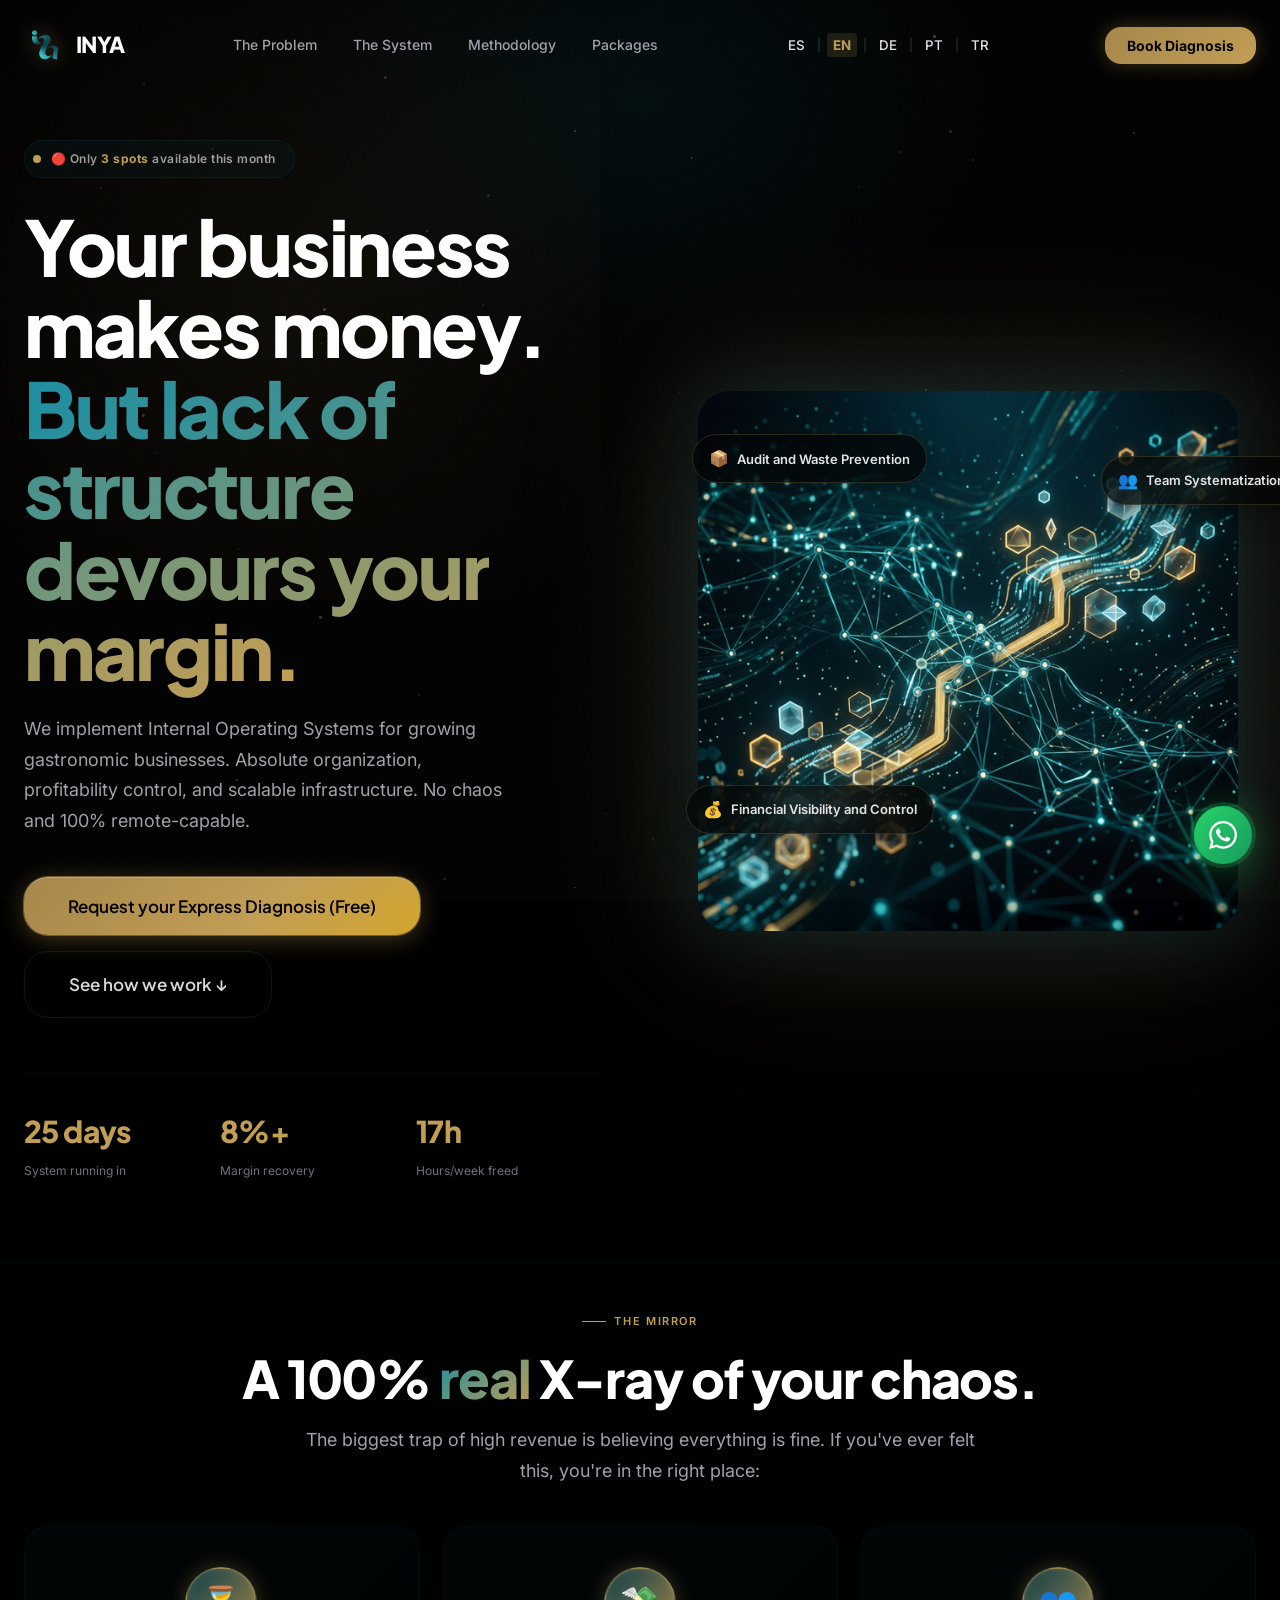
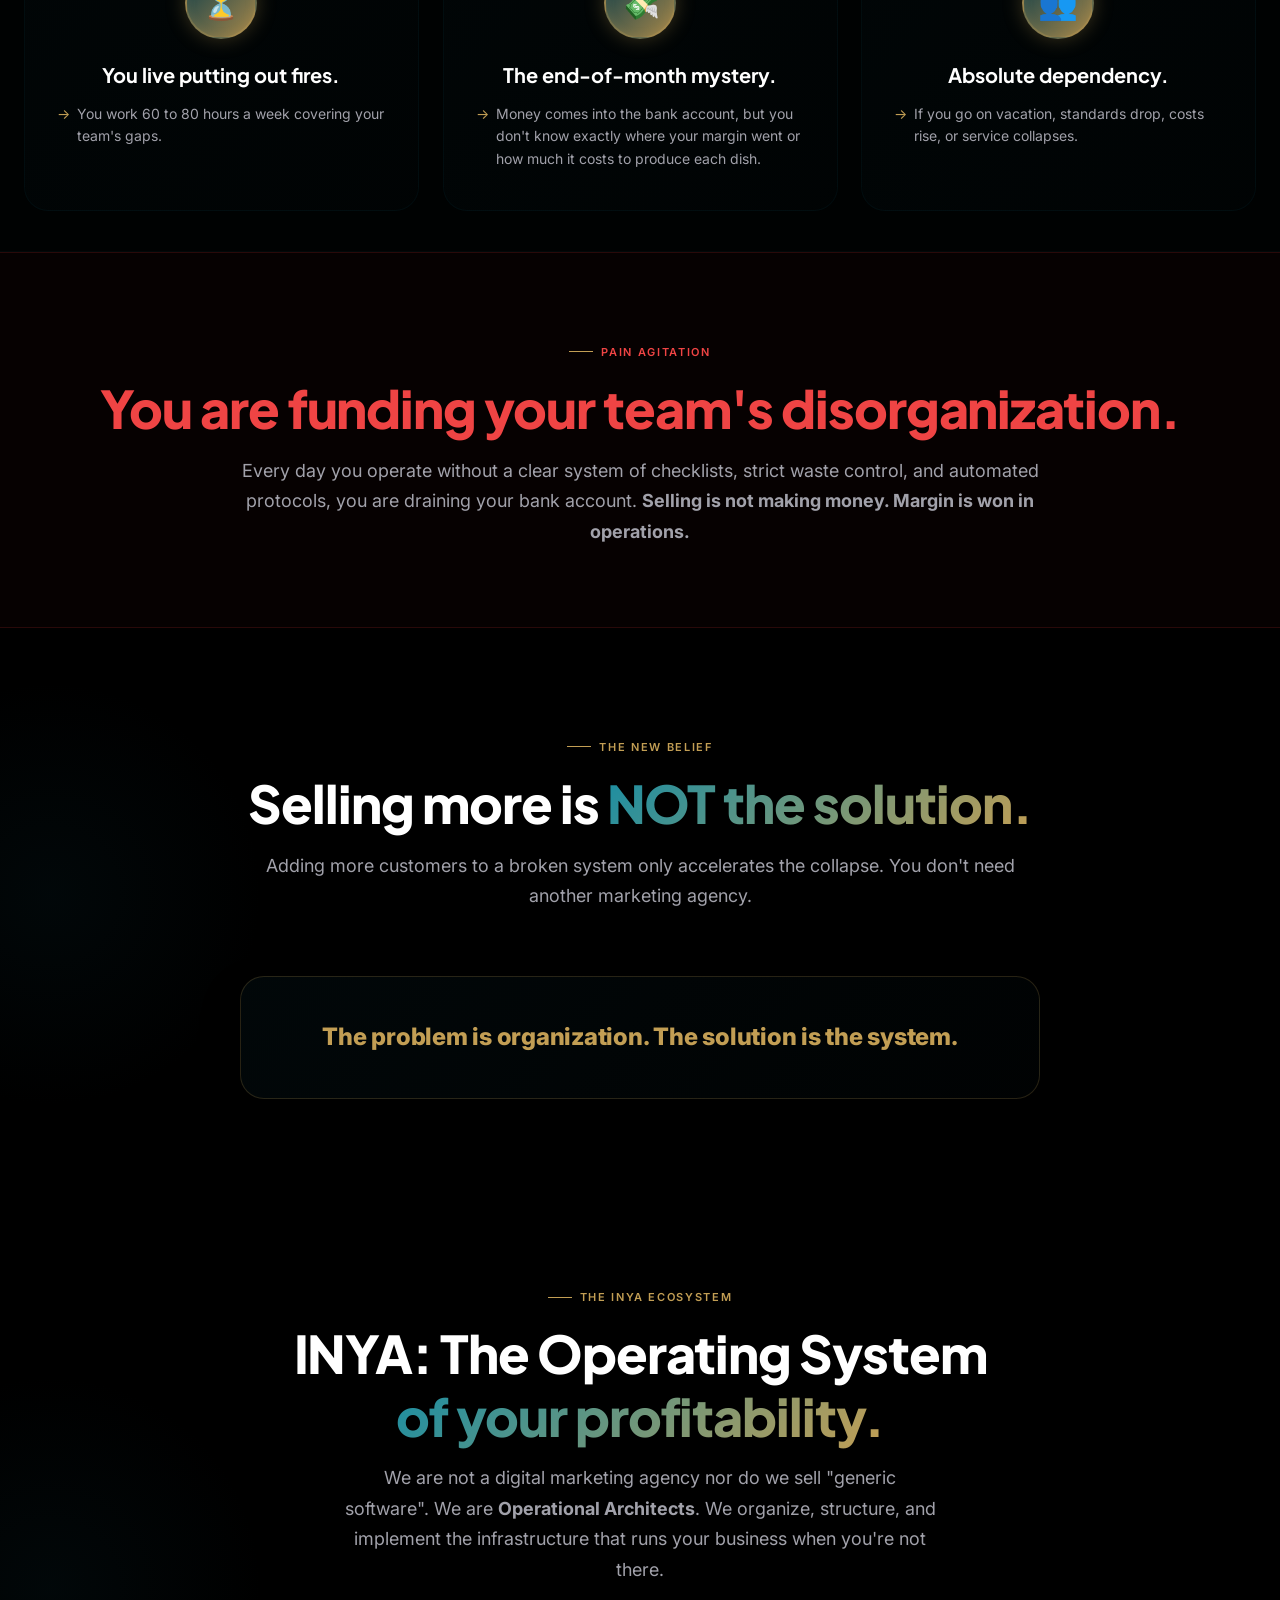
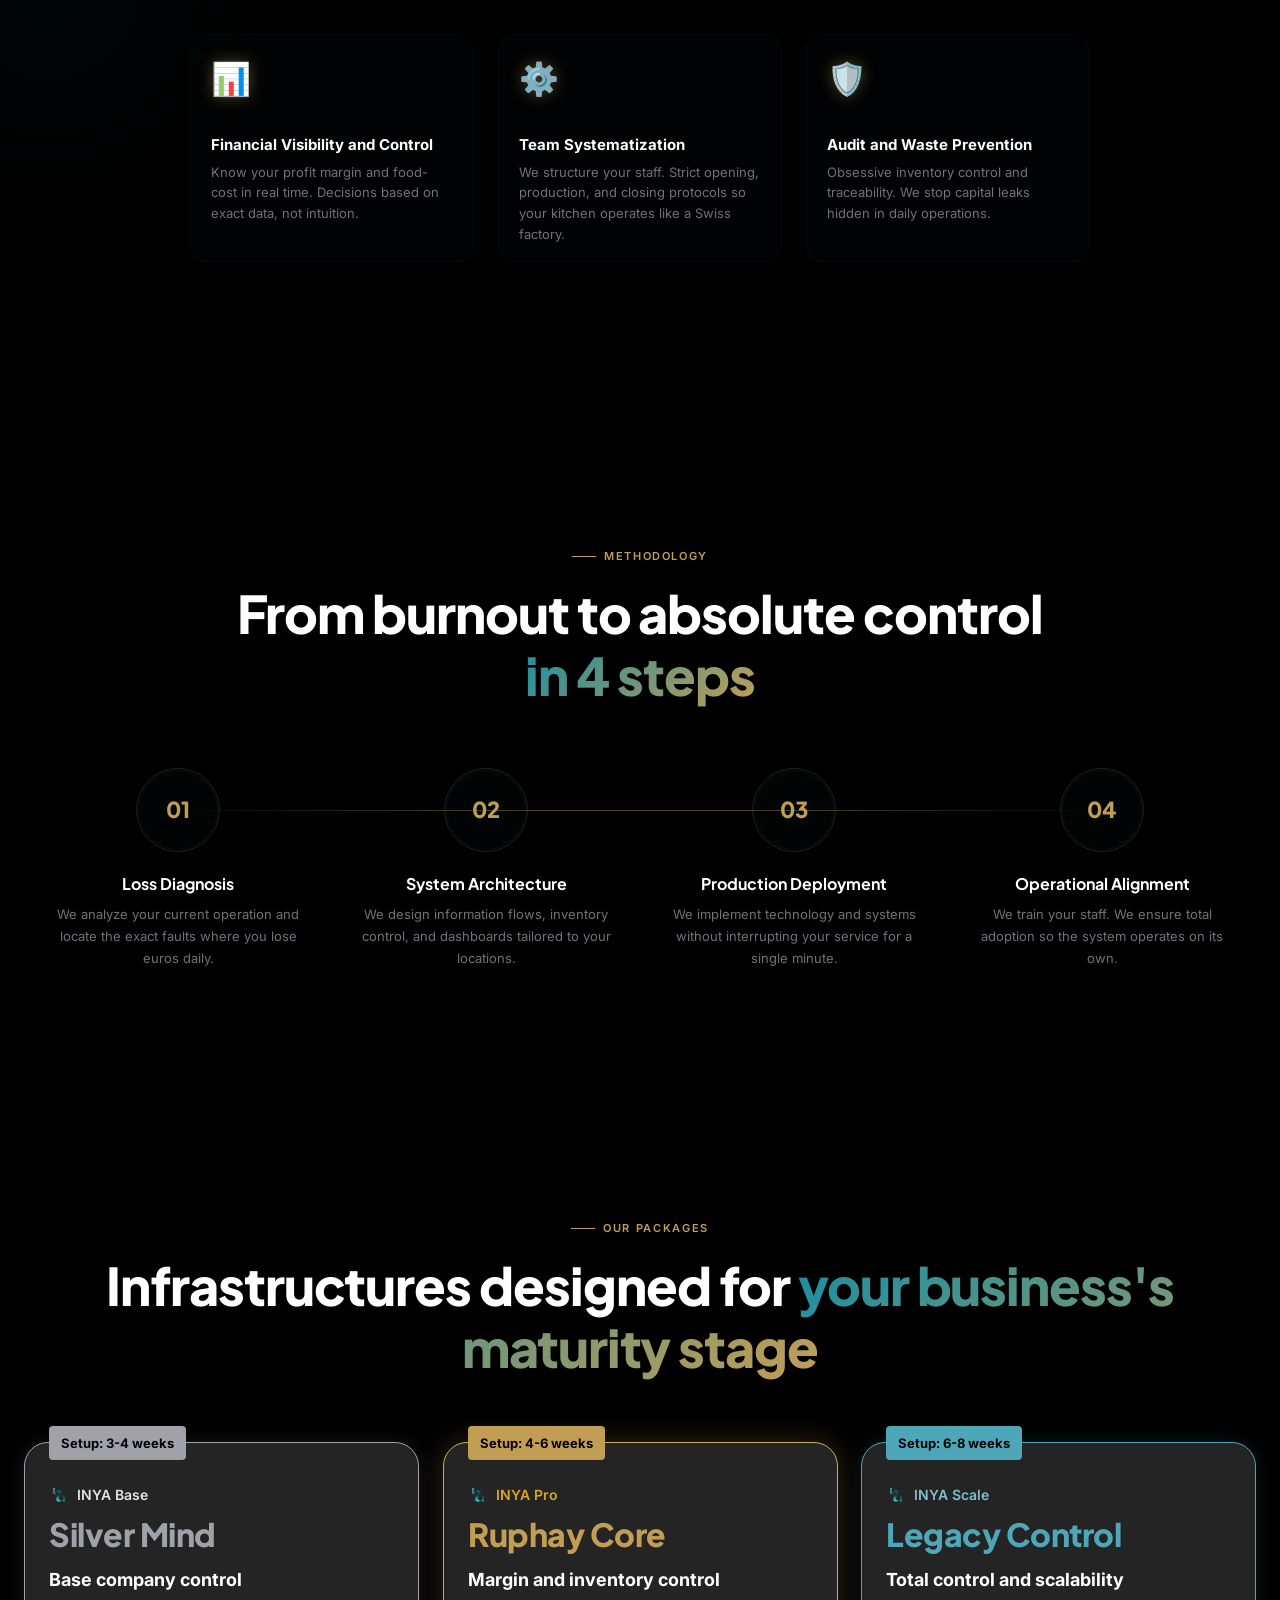
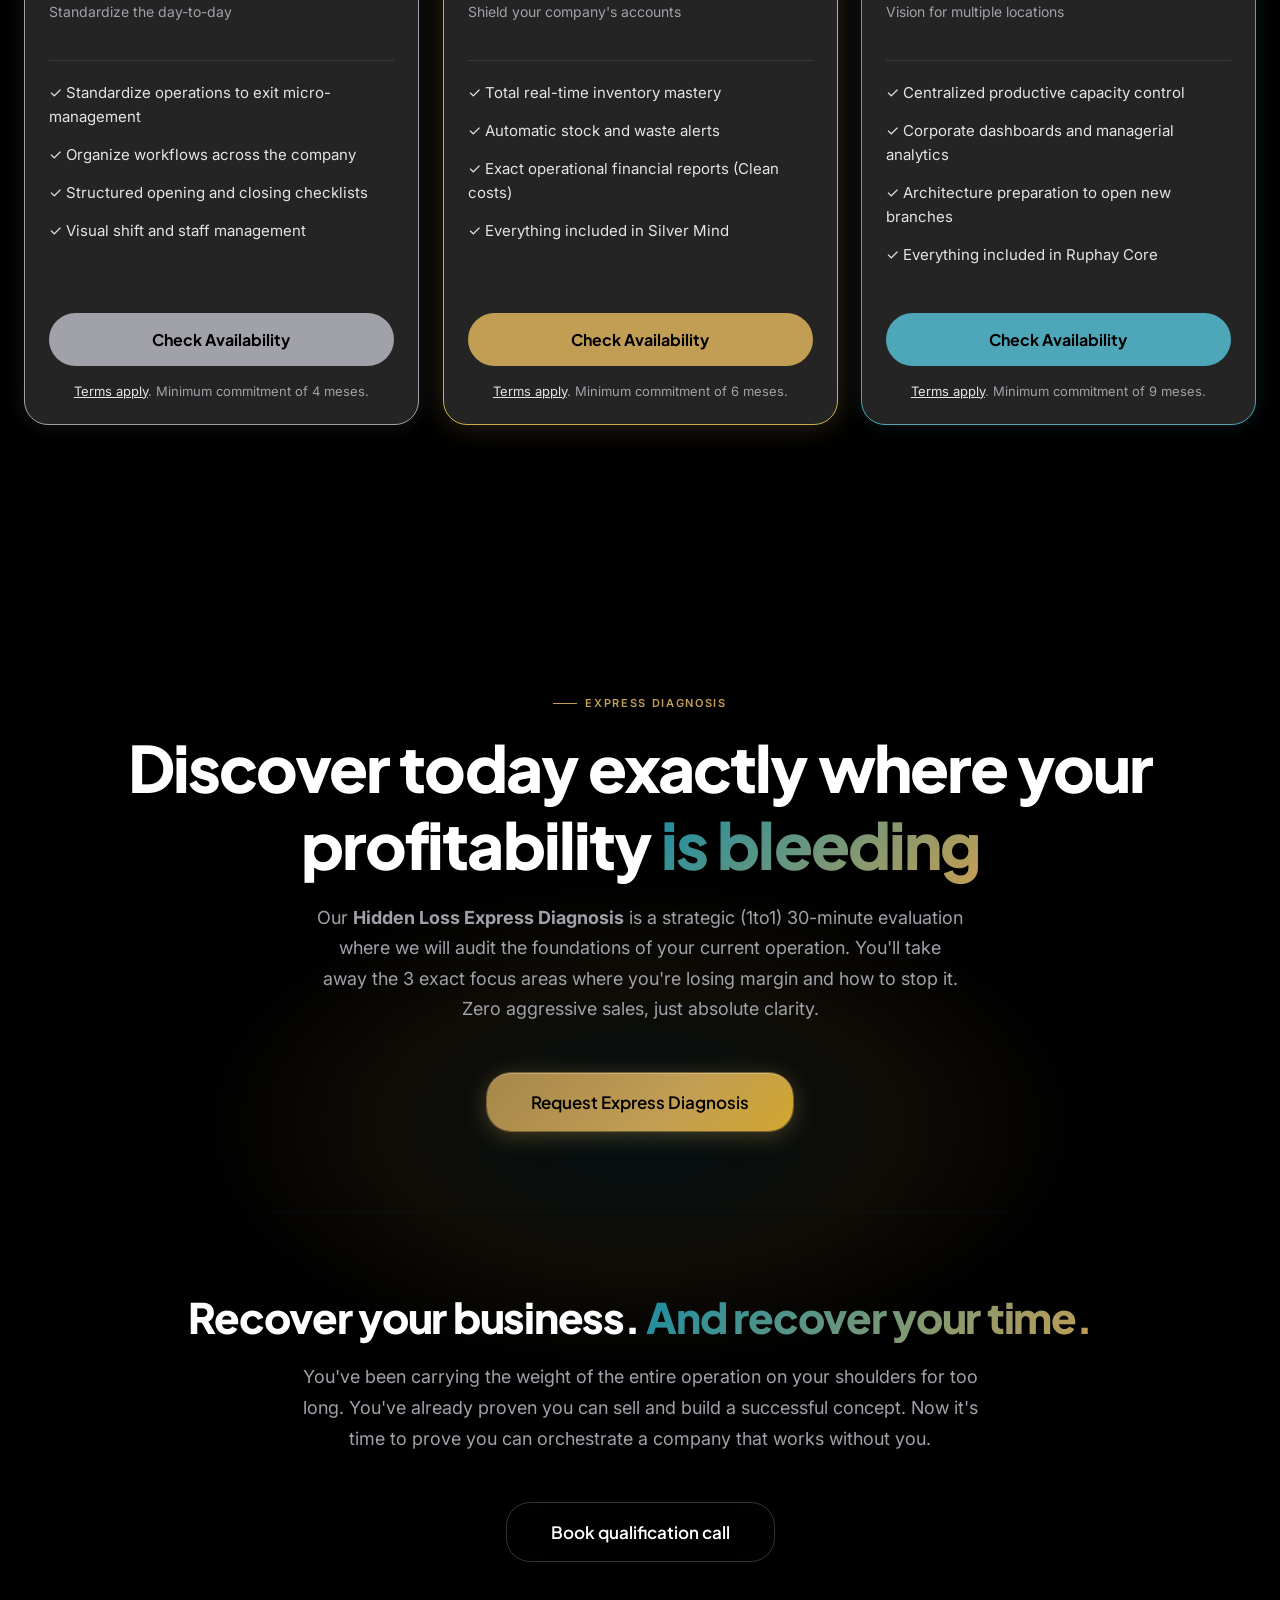
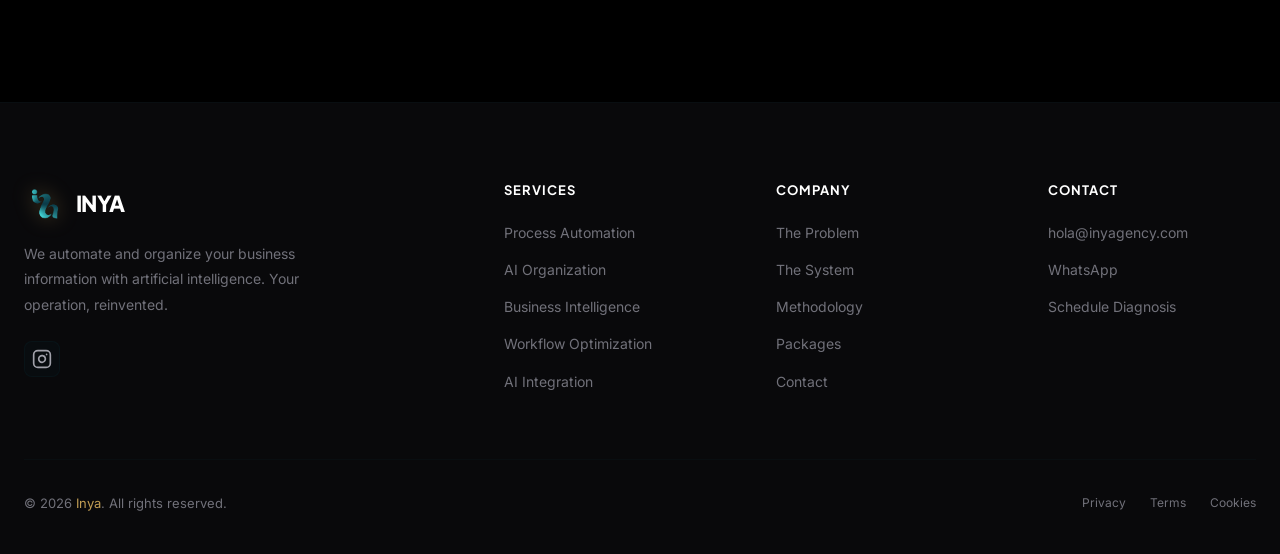
<file: index.html>
<!DOCTYPE html>
<html lang="es">

<head>
  <meta charset="UTF-8" />
  <meta name="viewport" content="width=device-width, initial-scale=1.0" />
  <meta name="description"
    content="INYA — Sistemas operativos para negocios gastronómicos independientes en crecimiento. Control del margen, inventario y operación para restaurantes, dark kitchens y pequeñas fábricas gastronómicas." />
  <meta name="keywords"
    content="sistemas operativos, restaurante, dark kitchen, control de margen, inventario, operación gastronómica, INYA" />
  <title>INYA — Sistemas Operativos para Negocios Gastronómicos</title>

  <link rel="preconnect" href="https://fonts.googleapis.com" />
  <link rel="preconnect" href="https://fonts.gstatic.com" crossorigin />
  <link rel="stylesheet" href="styles.css" />
  <link rel="icon" href="images/logo.png" type="image/png" />
  <script src="translations.js"></script>
</head>

<body>

  <div class="particles-container" id="particles" aria-hidden="true"></div>

  <!-- ============================================================
       NAVBAR
       ============================================================ -->
  <nav class="navbar" id="navbar" role="navigation" aria-label="Navegación principal">
    <div class="container nav-inner">

      <a href="#hero" class="nav-logo" aria-label="Inya inicio">
        <img src="images/logo.png" alt="Inya logo" height="42" />
        <span class="nav-logo-text">INYA</span>
      </a>

      <ul class="nav-links" role="list">
        <li><a href="#para-quien" class="nav-link" data-i18n="nav_problem">El Problema</a></li>
        <li><a href="#solucion" class="nav-link" data-i18n="nav_system">El Sistema</a></li>
        <li><a href="#proceso" class="nav-link" data-i18n="nav_method">Metodología</a></li>
        <li><a href="#servicios" class="nav-link" data-i18n="nav_packs">Paquetes</a></li>
      </ul>

      <div class="lang-toggle" id="langToggle" aria-label="Cambiar idioma">
        <button class="lang-btn active" id="lang-es" onclick="setLang('es')">ES</button>
        <span class="lang-sep">|</span>
        <button class="lang-btn" id="lang-en" onclick="setLang('en')">EN</button>
        <span class="lang-sep">|</span>
        <button class="lang-btn" id="lang-de" onclick="setLang('de')">DE</button>
        <span class="lang-sep">|</span>
        <button class="lang-btn" id="lang-pt" onclick="setLang('pt')">PT</button>
        <span class="lang-sep">|</span>
        <button class="lang-btn" id="lang-tr" onclick="setLang('tr')">TR</button>
      </div>

      <button onclick="window.location.href='radiografia.html'" class="nav-cta" id="nav-cta-btn" data-i18n="nav_cta">Agendar Diagnóstico</button>

      <button class="hamburger" id="hamburger" aria-label="Abrir menú" aria-expanded="false">
        <span></span><span></span><span></span>
      </button>

    </div>
  </nav>

  <!-- Mobile menu -->
  <div class="mobile-menu" id="mobileMenu" role="dialog" aria-label="Menú móvil">
    <a href="#para-quien" class="nav-link" onclick="closeMobileMenu()" data-i18n="nav_problem">El Problema</a>
    <a href="#solucion" class="nav-link" onclick="closeMobileMenu()" data-i18n="nav_system">El Sistema</a>
    <a href="#proceso" class="nav-link" onclick="closeMobileMenu()" data-i18n="nav_method">Metodología</a>
    <a href="#servicios" class="nav-link" onclick="closeMobileMenu()" data-i18n="nav_packs">Paquetes</a>
    <div class="lang-toggle-mobile" style="display:flex;gap:10px;margin-bottom:20px;">
      <button class="lang-btn active" id="mob-lang-es" onclick="setLang('es')">ES</button>
      <button class="lang-btn" id="mob-lang-en" onclick="setLang('en')">EN</button>
      <button class="lang-btn" id="mob-lang-de" onclick="setLang('de')">DE</button>
      <button class="lang-btn" id="mob-lang-pt" onclick="setLang('pt')">PT</button>
      <button class="lang-btn" id="mob-lang-tr" onclick="setLang('tr')">TR</button>
    </div>
    <button onclick="closeMobileMenu(); window.location.href='radiografia.html';" class="btn btn-primary btn-lg" data-i18n="nav_cta">Agendar Diagnóstico</button>
  </div>

  <!-- ============================================================
       HERO
       ============================================================ -->
  <section class="hero" id="hero" aria-label="Sección principal">
    <div class="container">
      <div class="hero-grid">

        <div class="hero-content">
          <div class="hero-badge">
            <span class="hero-badge-dot pulse"></span>
            <span class="hero-badge-text" data-i18n="hero_badge">🔴 Solo quedan <strong>3 plazas</strong> disponibles este mes</span>
          </div>

          <h1 class="hero-title" data-i18n="hero_title">
            Tu empresa factura bien.<br />
            <span class="gradient-text">Pero la falta de estructura se devora tu margen.</span>
          </h1>

          <p class="hero-subtitle" data-i18n="hero_sub">
            Implementamos Sistemas Operativos Internos para negocios gastronómicos en crecimiento. Organización absoluta, control de rentabilidad e infraestructuras que escalan. Sin caos y sin depender de ti el 100% del tiempo.
          </p>

          <div class="hero-cta-group">
            <button onclick="window.location.href='radiografia.html'" class="btn btn-primary btn-lg" id="hero-cta-main" data-i18n="hero_btn_main">
              Solicita tu Diagnóstico Express (Gratuito)
            </button>
            <a href="#proceso" class="btn btn-outline btn-lg" id="hero-cta-sec" data-i18n="hero_btn_sec">
              Ver cómo funcionamos ↓
            </a>
          </div>

          <div class="hero-stats">
            <div class="hero-stat">
              <span class="hero-stat-value">
                <span class="counter" data-target="30">0</span><span data-i18n="stat_1_unit"> días</span>
              </span>
              <span class="hero-stat-label" data-i18n="stat_1">Sistema funcionando</span>
            </div>
            <div class="hero-stat">
              <span class="hero-stat-value">
                <span class="counter" data-target="10">0</span><span class="accent">%+</span>
              </span>
              <span class="hero-stat-label" data-i18n="stat_2">Recuperación de margen</span>
            </div>
            <div class="hero-stat">
              <span class="hero-stat-value">
                <span class="counter" data-target="20">0</span><span>h</span>
              </span>
              <span class="hero-stat-label" data-i18n="stat_3">Horas/semana liberadas</span>
            </div>
          </div>
        </div>

        <div class="hero-visual" aria-hidden="true">
          <div class="orbit-ring"><div class="orbit-dot"></div></div>
          <img src="images/hero_visual.png" alt="INYA sistemas gastronómicos" class="hero-img" width="540" height="540" />
          <div class="hero-chip chip-1">
            <span class="hero-chip-icon">📦</span>
            <span data-i18n="sol_feat_3_title">Auditoría y Freno de Mermas</span>
          </div>
          <div class="hero-chip chip-2">
            <span class="hero-chip-icon">💰</span>
            <span data-i18n="sol_feat_1_title">Visibilidad y Control Financiero</span>
          </div>
          <div class="hero-chip chip-3">
            <span class="hero-chip-icon">👥</span>
            <span data-i18n="sol_feat_2_title">Sistematización de Equipos</span>
          </div>
        </div>

      </div>
    </div>
  </section>

  <!-- ============================================================
       EL ESPEJO
       ============================================================ -->
  <section class="proof-strip para-quien" id="para-quien" aria-label="El problema real">
    <div class="container">
      <div class="section-header reveal" style="margin-bottom:2rem">
        <span class="section-label" data-i18n="problem_label">El Espejo</span>
        <h2 class="section-title" data-i18n="problem_title">La radiografía de tu caos 100% <span class="gradient-text">real.</span></h2>
        <p class="section-subtitle" style="margin:0 auto;max-width:700px;" data-i18n="problem_desc">
          La mayor trampa de tener ingresos altos es creer que todo va bien. Si alguna vez has sentido esto, estás en el lugar correcto:
        </p>
      </div>
      <div class="who-grid">
        <div class="who-card reveal">
          <div class="who-card-icon">⏳</div>
          <h3 data-i18n="problem_bullet_1_title">Vives apagando incendios.</h3>
          <ul class="who-list">
            <li data-i18n="problem_bullet_1_desc">Trabajas entre 60 y 80 horas semanales cubriendo los huecos de tu equipo.</li>
          </ul>
        </div>
        <div class="who-card reveal">
          <div class="who-card-icon">💸</div>
          <h3 data-i18n="problem_bullet_2_title">El misterio de fin de mes.</h3>
          <ul class="who-list">
            <li data-i18n="problem_bullet_2_desc">La cuenta del banco entra dinero, pero no sabes exactamente dónde quedó tu margen o cuánto te cuesta producir cada plato.</li>
          </ul>
        </div>
        <div class="who-card reveal">
          <div class="who-card-icon">👥</div>
          <h3 data-i18n="problem_bullet_3_title">Dependencia absoluta.</h3>
          <ul class="who-list">
            <li data-i18n="problem_bullet_3_desc">Si te vas de vacaciones, el estándar cae, los costes suben o el servicio colapsa.</li>
          </ul>
        </div>
      </div>
    </div>
  </section>

  <!-- ============================================================
       AGITACIÓN DEL DOLOR
       ============================================================ -->
  <section class="proof-strip" style="background:rgba(40,10,10,0.15);border-top:1px solid rgba(180,40,40,0.2);border-bottom:1px solid rgba(180,40,40,0.2);padding:80px 0;" aria-label="El costo del caos">
    <div class="container">
      <div class="section-header reveal" style="margin-bottom:0">
        <span class="section-label" style="color:#ef4444;border-color:#ef4444;" data-i18n="agitation_label">Agitación del Dolor</span>
        <h2 class="section-title" style="color:#ef4444;" data-i18n="agitation_title">Estás financiando la desorganización de tu equipo.</h2>
        <p class="section-subtitle" style="margin:0 auto;max-width:800px;color:var(--text-tertiary);" data-i18n="agitation_desc">
          Cada día que operas sin un sistema claro de check-lists, sin control estricto de mermas y sin protocolos automatizados, estás drenando tu cuenta bancaria. <strong>Vender no es ganar dinero. El margen se gana en la operación.</strong>
        </p>
      </div>
    </div>
  </section>

  <!-- ============================================================
       LA NUEVA CREENCIA
       ============================================================ -->
  <section class="about" style="padding:100px 0 60px;" aria-label="El cambio de paradigma">
    <div class="container">
      <div class="section-header reveal">
        <span class="section-label" data-i18n="belief_label">La Nueva Creencia</span>
        <h2 class="section-title" data-i18n="belief_title">Vender más <span class="gradient-text">NO es la solución.</span></h2>
        <p class="section-subtitle" style="margin:0 auto;max-width:800px;" data-i18n="belief_desc">
          Añadir más clientes a un sistema roto solo acelera el colapso. No necesitas otra agencia de marketing.
        </p>
      </div>
      <div class="reveal" style="background:linear-gradient(135deg,rgba(var(--primary-rgb),0.12) 0%,rgba(var(--primary-rgb),0.04) 100%);border:1px solid rgba(var(--gold-rgb),0.2);border-radius:var(--radius-lg);padding:40px;text-align:center;max-width:800px;margin:0 auto;box-shadow:0 20px 40px rgba(0,0,0,0.3);">
        <p style="font-size:24px;font-weight:800;color:var(--gold-500);letter-spacing:-0.01em;" data-i18n="belief_highlight">El problema es la organización. La solución es el sistema.</p>
      </div>
    </div>
  </section>

  <!-- ============================================================
       LA SOLUCIÓN
       ============================================================ -->
  <section class="about" id="solucion" aria-label="Nuestra solución">
    <div class="container">
      <div class="about-grid" style="grid-template-columns:1fr;">
        <div class="about-content" style="max-width:900px;margin:0 auto;text-align:center;">
          <span class="section-label reveal" style="justify-content:center;" data-i18n="sol_label">El Ecosistema Inya</span>
          <h2 class="section-title reveal" data-i18n="sol_title">INYA: El Sistema Operativo<br><span class="gradient-text">de tu rentabilidad.</span></h2>
          <p class="section-subtitle reveal" style="margin:0 auto 48px;" data-i18n="sol_sub">
            No somos una agencia de marketing digital ni vendemos "software genérico". Somos <strong>Arquitectos Operativos</strong>. Organizamos, estructuramos e implementamos la infraestructura que dirige tu negocio cuando tú no estás.
          </p>

          <div class="about-features reveal">
            <div class="about-feature" style="flex-direction:column;align-items:flex-start;justify-content:flex-start;">
              <span class="about-feature-icon" style="font-size:32px;margin-bottom:12px;">📊</span>
              <div>
                <span class="about-feature-title" data-i18n="sol_feat_1_title">Visibilidad y Control Financiero</span>
                <span class="about-feature-text" data-i18n="sol_feat_1_desc">Conoce tu margen de rentabilidad y costes de food-cost en tiempo real. Decisiones basadas en datos exactos, no en intuición.</span>
              </div>
            </div>
            <div class="about-feature" style="flex-direction:column;align-items:flex-start;justify-content:flex-start;">
              <span class="about-feature-icon" style="font-size:32px;margin-bottom:12px;">⚙️</span>
              <div>
                <span class="about-feature-title" data-i18n="sol_feat_2_title">Sistematización de Equipos</span>
                <span class="about-feature-text" data-i18n="sol_feat_2_desc">Estructuramos a tu personal. Protocolos estrictos de apertura, producción y cierre para que tu cocina opere como una fábrica Suiza.</span>
              </div>
            </div>
            <div class="about-feature" style="flex-direction:column;align-items:flex-start;justify-content:flex-start;">
              <span class="about-feature-icon" style="font-size:32px;margin-bottom:12px;">🛡️</span>
              <div>
                <span class="about-feature-title" data-i18n="sol_feat_3_title">Auditoría y Freno de Mermas</span>
                <span class="about-feature-text" data-i18n="sol_feat_3_desc">Control obsesivo de inventarios y trazabilidad. Detenemos las fugas de capital ocultas en la operativa diaria.</span>
              </div>
            </div>
          </div>
        </div>
      </div>
    </div>
  </section>

  <!-- ============================================================
       PROCESO
       ============================================================ -->
  <section class="process-section" id="proceso" aria-label="Nuestro proceso">
    <div class="container">
      <div class="section-header reveal">
        <span class="section-label" data-i18n="meth_label">Metodología</span>
        <h2 class="section-title" data-i18n="meth_title">Del desgaste al control absoluto<br /><span class="gradient-text">en 4 pasos</span></h2>
      </div>
      <div class="process-steps">
        <div class="process-step reveal">
          <div class="step-number">01</div>
          <h3 class="step-title" data-i18n="meth_step_1_title">Diagnóstico de Pérdida</h3>
          <p class="step-desc" data-i18n="meth_step_1_desc">Analizamos tu operación actual y localizamos las fallas exactas donde pierdes euros diarios.</p>
        </div>
        <div class="process-step reveal">
          <div class="step-number">02</div>
          <h3 class="step-title" data-i18n="meth_step_2_title">Arquitectura de Sistemas</h3>
          <p class="step-desc" data-i18n="meth_step_2_desc">Diseñamos los flujos de información, control de inventario y cuadros de mando adaptados a tus locales.</p>
        </div>
        <div class="process-step reveal">
          <div class="step-number">03</div>
          <h3 class="step-title" data-i18n="meth_step_3_title">Despliegue en Producción</h3>
          <p class="step-desc" data-i18n="meth_step_3_desc">Implementamos la tecnología y los sistemas sin interrumpir tu servicio ni un solo minuto.</p>
        </div>
        <div class="process-step reveal">
          <div class="step-number">04</div>
          <h3 class="step-title" data-i18n="meth_step_4_title">Alineamiento Operativo</h3>
          <p class="step-desc" data-i18n="meth_step_4_desc">Capacitamos a tu plantilla. Aseguramos adopción total para que el sistema opere por sí solo.</p>
        </div>
      </div>
    </div>
  </section>

  <!-- ============================================================
       PAQUETES
       ============================================================ -->
  <section class="services" id="servicios" aria-label="Nuestros paquetes">
    <div class="container">
      <div class="section-header reveal">
        <span class="section-label" data-i18n="packs_label">Nuestros paquetes</span>
        <h2 class="section-title" data-i18n="packs_title">Infraestructuras diseñadas para <span class="gradient-text">la etapa de madurez de tu negocio</span></h2>
      </div>

      <div class="packages-grid spotify-pricing">
        <div class="package-card spotify-card reveal" style="border-color:var(--text-tertiary);box-shadow:0 0 20px rgba(161,161,170,0.15);">
          <div class="spot-badge" style="background-color:var(--text-tertiary);color:#000;" data-i18n="pack_1_setup">Setup: 3-4 semanas</div>
          <div class="spot-header">
            <div class="spot-brand"><img src="images/logo.png" alt="Inya" width="20"> <span style="color:var(--text-secondary);">INYA Base</span></div>
            <h3 class="spot-title" style="color:var(--text-tertiary);">Silver Mind</h3>
            <p class="spot-price" data-i18n="pack_1_price">Control base de la empresa</p>
            <p class="spot-subprice" data-i18n="pack_1_subprice">Estandariza el día a día</p>
          </div>
          <hr class="spot-divider">
          <ul class="spot-features">
            <li data-i18n="pack_1_feat_1">✓ Estandariza la operativa para salir del control micro</li>
            <li data-i18n="pack_1_feat_2">✓ Organización de flujos de trabajo en toda la empresa</li>
            <li data-i18n="pack_1_feat_3">✓ Checklists estructurados de apertura y cierre</li>
            <li data-i18n="pack_1_feat_4">✓ Gestión visual de turnos y personal</li>
          </ul>
          <button onclick="window.location.href='radiografia.html'" class="btn spot-btn" style="background-color:var(--text-tertiary);color:#000;" data-i18n="pack_btn">Consultar Disponibilidad</button>
          <p class="spot-terms"><span data-i18n="pack_terms"><a href="legal.html" target="_blank">Se aplican términos</a>. Permanencia mínima de </span>4 meses.</p>
        </div>

        <div class="package-card spotify-card reveal spot-featured" style="border-color:var(--gold-500);box-shadow:0 0 30px rgba(194,158,84,0.25);">
          <div class="spot-badge" style="background-color:var(--gold-500);color:#000;" data-i18n="pack_2_setup">Setup: 4-6 semanas</div>
          <div class="spot-header">
            <div class="spot-brand"><img src="images/logo.png" alt="Inya" width="20"> <span style="color:var(--gold-400);">INYA Pro</span></div>
            <h3 class="spot-title" style="color:var(--gold-500);">Ruphay Core</h3>
            <p class="spot-price" data-i18n="pack_2_price">Control de margen e inventario</p>
            <p class="spot-subprice" data-i18n="pack_2_subprice">Blinda las cuentas de tu empresa</p>
          </div>
          <hr class="spot-divider">
          <ul class="spot-features">
            <li data-i18n="pack_2_feat_1">✓ Dominio total de inventarios a tiempo real</li>
            <li data-i18n="pack_2_feat_2">✓ Alertas automáticas de stock y mermas</li>
            <li data-i18n="pack_2_feat_3">✓ Reportes financieros exactos operativos (Costos limpios)</li>
            <li data-i18n="pack_2_feat_4">✓ Todo lo incluido en Silver Mind</li>
          </ul>
          <button onclick="window.location.href='radiografia.html'" class="btn spot-btn" style="background-color:var(--gold-500);color:#000;" data-i18n="pack_btn">Consultar Disponibilidad</button>
          <p class="spot-terms"><span data-i18n="pack_terms"><a href="legal.html" target="_blank">Se aplican términos</a>. Permanencia mínima de </span>6 meses.</p>
        </div>

        <div class="package-card spotify-card reveal" style="border-color:var(--primary-300);box-shadow:0 0 20px rgba(77,167,184,0.15);">
          <div class="spot-badge" style="background-color:var(--primary-300);color:#000;" data-i18n="pack_3_setup">Setup: 6-8 semanas</div>
          <div class="spot-header">
            <div class="spot-brand"><img src="images/logo.png" alt="Inya" width="20"> <span style="color:var(--primary-200);">INYA Scale</span></div>
            <h3 class="spot-title" style="color:var(--primary-300);">Legacy Control</h3>
            <p class="spot-price" data-i18n="pack_3_price">Control total y escalabilidad</p>
            <p class="spot-subprice" data-i18n="pack_3_subprice">Visión para múltiples locales</p>
          </div>
          <hr class="spot-divider">
          <ul class="spot-features">
            <li data-i18n="pack_3_feat_1">✓ Control centralizado de capacidad productiva</li>
            <li data-i18n="pack_3_feat_2">✓ Dashboards corporativos y análisis gerenciales</li>
            <li data-i18n="pack_3_feat_3">✓ Preparación de arquitectura para abrir nuevas filiales</li>
            <li data-i18n="pack_3_feat_4">✓ Todo lo incluido en Ruphay Core</li>
          </ul>
          <button onclick="window.location.href='radiografia.html'" class="btn spot-btn" style="background-color:var(--primary-300);color:#000;" data-i18n="pack_btn">Consultar Disponibilidad</button>
          <p class="spot-terms"><span data-i18n="pack_terms"><a href="legal.html" target="_blank">Se aplican términos</a>. Permanencia mínima de </span>9 meses.</p>
        </div>
      </div>
    </div>
  </section>

  <!-- ============================================================
       CTA FINAL
       ============================================================ -->
  <section class="cta-final" id="contacto" aria-label="Sección de contacto">
    <div class="container">
      <span class="section-label reveal" style="justify-content:center" data-i18n="cta_label">Diagnóstico Express</span>
      <h2 class="cta-final-title reveal" data-i18n="cta_title_1">
        Descubre hoy mismo por dónde <span class="gradient-text">pierdes rentabilidad</span>
      </h2>
      <p class="cta-final-sub reveal" style="max-width:650px;" data-i18n="cta_desc_1">
        Nuestro <strong>Diagnóstico Express de Pérdida Oculta</strong> es una evaluación estratégica (1to1) de 30 minutos donde auditaremos las bases de tu operativa actual. Te llevarás los 3 focos exactos donde estás perdiendo margen y cómo frenarlo. Cero venta agresiva, solo claridad absoluta.
      </p>
      <div class="btn-group reveal" style="margin-bottom:80px;">
        <button onclick="window.location.href='radiografia.html'" class="btn btn-primary btn-lg animate-pulse-glow" id="cta-main-btn" data-i18n="cta_btn_1">
          Solicitar Diagnóstico Express
        </button>
      </div>

      <hr style="border:none;border-top:1px solid rgba(var(--primary-rgb),0.15);margin:0 auto 80px;width:60%;" />

      <h2 class="cta-final-title reveal" style="font-size:clamp(28px,4vw,42px);" data-i18n="cta_title_2">
        Recupera tu empresa. <span class="gradient-text">Y recupera tu tiempo.</span>
      </h2>
      <p class="cta-final-sub reveal" style="max-width:700px;" data-i18n="cta_desc_2">
        Llevas demasiado tiempo sosteniendo el peso de toda la operación sobre tus hombros. Ya demostraste que sabes vender y construir un concepto de éxito. Ahora toca demostrar que puedes orquestar una empresa que funcione sin ti.
      </p>
      <div class="btn-group reveal">
        <button onclick="window.location.href='radiografia.html'" class="btn btn-outline btn-lg" style="color:#fff;border-color:rgba(255,255,255,0.2);" data-i18n="cta_btn_2">
          Agendar llamada de cualificación
        </button>
      </div>
    </div>
  </section>

  <!-- ============================================================
       FOOTER
       ============================================================ -->
  <footer class="footer" role="contentinfo">
    <div class="container">
      <div class="footer-main">

        <div class="footer-brand">
          <a href="#hero" class="nav-logo" aria-label="Inya inicio">
            <img src="images/logo.png" alt="Inya" height="36" />
            <span class="nav-logo-text">INYA</span>
          </a>
          <p data-i18n="footer_tagline">Automatizamos y organizamos la información de tu empresa con inteligencia artificial. Tu operación, reinventada.</p>
          <nav class="social-links" aria-label="Redes sociales">
            <a href="https://www.instagram.com/inyagency/" target="_blank" rel="noopener" class="social-link instagram" aria-label="Instagram">
              <svg width="20" height="20" viewBox="0 0 24 24" fill="none" stroke="currentColor" stroke-width="2" stroke-linecap="round" stroke-linejoin="round">
                <rect x="2" y="2" width="20" height="20" rx="5" ry="5"></rect>
                <path d="M16 11.37A4 4 0 1 1 12.63 8 4 4 0 0 1 16 11.37z"></path>
                <line x1="17.5" y1="6.5" x2="17.51" y2="6.5"></line>
              </svg>
            </a>
          </nav>
        </div>

        <div class="footer-col">
          <h4 data-i18n="footer_services_title">Servicios</h4>
          <ul>
            <li><a href="#servicios" data-i18n="footer_services_1">Automatización de Procesos</a></li>
            <li><a href="#servicios" data-i18n="footer_services_2">Organización con IA</a></li>
            <li><a href="#servicios" data-i18n="footer_services_3">Business Intelligence</a></li>
            <li><a href="#servicios" data-i18n="footer_services_4">Optimización de Flujos</a></li>
            <li><a href="#servicios" data-i18n="footer_services_5">Integración IA</a></li>
          </ul>
        </div>

        <div class="footer-col">
          <h4 data-i18n="footer_company_title">Empresa</h4>
          <ul>
            <li><a href="#para-quien" data-i18n="nav_problem">El Problema</a></li>
            <li><a href="#solucion" data-i18n="nav_system">El Sistema</a></li>
            <li><a href="#proceso" data-i18n="nav_method">Metodología</a></li>
            <li><a href="#servicios" data-i18n="nav_packs">Paquetes</a></li>
            <li><a href="#contacto" data-i18n="footer_contact_link">Contacto</a></li>
          </ul>
        </div>

        <div class="footer-col">
          <h4 data-i18n="footer_contact_title">Contacto</h4>
          <ul>
            <li><a href="mailto:hola@inyagency.com">hola@inyagency.com</a></li>
            <li><a href="https://wa.me/351930946625">WhatsApp</a></li>
            <li><a href="radiografia.html" data-i18n="footer_cta_link">Agendar Diagnóstico</a></li>
          </ul>
        </div>

      </div>

      <div class="footer-bottom">
        <p data-i18n="footer_copy">© 2026 <span>Inya</span>. Todos los derechos reservados.</p>
        <nav class="footer-legal" aria-label="Legal">
          <a href="legal.html" target="_blank" data-i18n="footer_legal_privacy">Privacidad</a>
          <a href="legal.html" target="_blank" data-i18n="footer_legal_terms">Términos</a>
          <a href="legal.html" target="_blank" data-i18n="footer_legal_cookies">Cookies</a>
        </nav>
      </div>

    </div>
  </footer>

  <script src="script.js"></script>
</body>
</html>
</file>
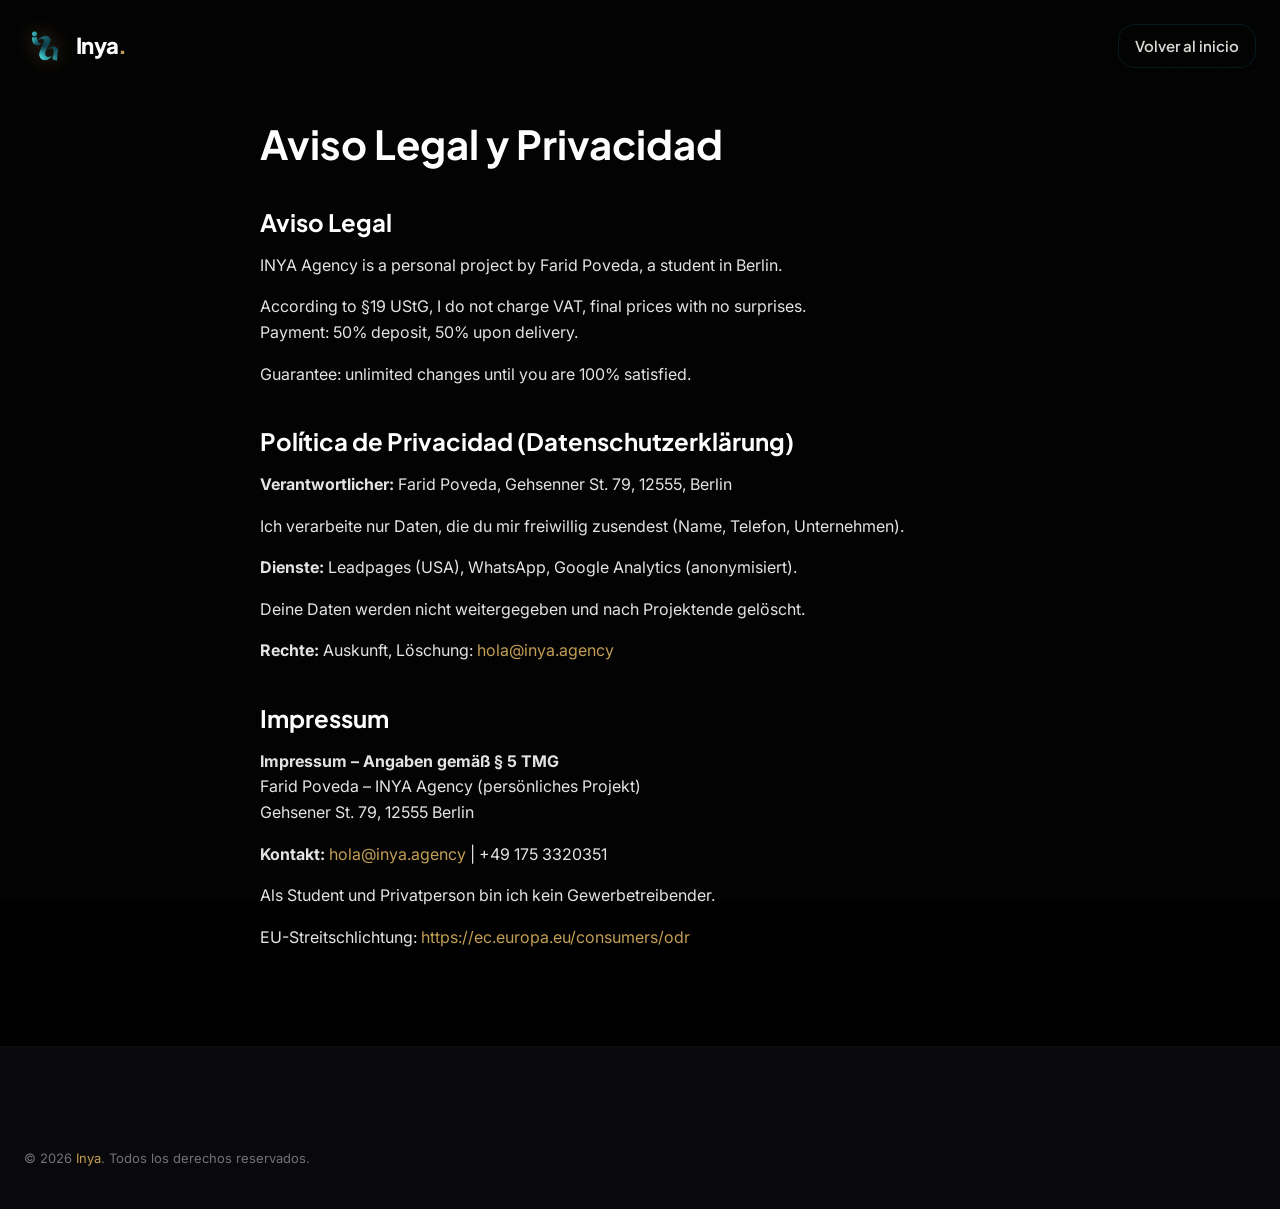
<file: legal.html>
<!DOCTYPE html>
<html lang="es">
<head>
  <meta charset="UTF-8" />
  <meta name="viewport" content="width=device-width, initial-scale=1.0" />
  <title>Aviso Legal y Privacidad — INYA</title>
  <link rel="stylesheet" href="styles.css" />
  <link rel="preconnect" href="https://fonts.googleapis.com" />
  <link rel="preconnect" href="https://fonts.gstatic.com" crossorigin />
  <link rel="icon" href="images/logo.png" type="image/png" />
  <style>
    .legal-content {
      padding: 120px 20px 80px;
      max-width: 800px;
      margin: 0 auto;
      color: var(--text-secondary);
    }
    .legal-content h1 {
      color: var(--text-primary);
      margin-bottom: 40px;
      font-size: 2.5rem;
    }
    .legal-content h2 {
      color: var(--text-primary);
      margin-top: 40px;
      margin-bottom: 16px;
      font-size: 1.5rem;
    }
    .legal-content p {
      margin-bottom: 16px;
      line-height: 1.6;
    }
    .legal-content a {
      color: var(--gold-500);
      text-decoration: none;
    }
    .legal-content a:hover {
      text-decoration: underline;
    }
  </style>
</head>
<body>
  <!-- NAVBAR -->
  <nav class="navbar" id="navbar">
    <div class="container nav-inner">
      <a href="index.html" class="nav-logo">
        <img src="images/logo.png" alt="Inya logo" height="42" />
        <span class="nav-logo-text">Inya<span>.</span></span>
      </a>
      <a href="index.html" class="btn btn-outline" style="padding: 8px 16px;">Volver al inicio</a>
    </div>
  </nav>

  <!-- LEGAL CONTENT -->
  <main class="legal-content">
    <h1>Aviso Legal y Privacidad</h1>
    
    <h2>Aviso Legal</h2>
    <p>INYA Agency is a personal project by Farid Poveda, a student in Berlin.</p>
    <p>According to §19 UStG, I do not charge VAT, final prices with no surprises.<br>
    Payment: 50% deposit, 50% upon delivery.</p>
    <p>Guarantee: unlimited changes until you are 100% satisfied.</p>
    
    <h2>Política de Privacidad (Datenschutzerklärung)</h2>
    <p><strong>Verantwortlicher:</strong> Farid Poveda, Gehsenner St. 79, 12555, Berlin</p>
    <p>Ich verarbeite nur Daten, die du mir freiwillig zusendest (Name, Telefon, Unternehmen).</p>
    <p><strong>Dienste:</strong> Leadpages (USA), WhatsApp, Google Analytics (anonymisiert).</p>
    <p>Deine Daten werden nicht weitergegeben und nach Projektende gelöscht.</p>
    <p><strong>Rechte:</strong> Auskunft, Löschung: <a href="mailto:hola@inya.agency">hola@inya.agency</a></p>
    
    <h2>Impressum</h2>
    <p><strong>Impressum – Angaben gemäß § 5 TMG</strong><br>
    Farid Poveda – INYA Agency (persönliches Projekt)<br>
    Gehsener St. 79, 12555 Berlin</p>
    <p><strong>Kontakt:</strong> <a href="mailto:hola@inya.agency">hola@inya.agency</a> | +49 175 3320351</p>
    <p>Als Student und Privatperson bin ich kein Gewerbetreibender.</p>
    <p>EU-Streitschlichtung: <a href="https://ec.europa.eu/consumers/odr" target="_blank" rel="noopener noreferrer">https://ec.europa.eu/consumers/odr</a></p>
  </main>

  <!-- FOOTER -->
  <footer class="footer">
    <div class="container">
      <div class="footer-bottom" style="border-top: none; padding-top: 20px;">
        <p>© 2026 <span>Inya</span>. Todos los derechos reservados.</p>
      </div>
    </div>
  </footer>
</body>
</html>
</file>
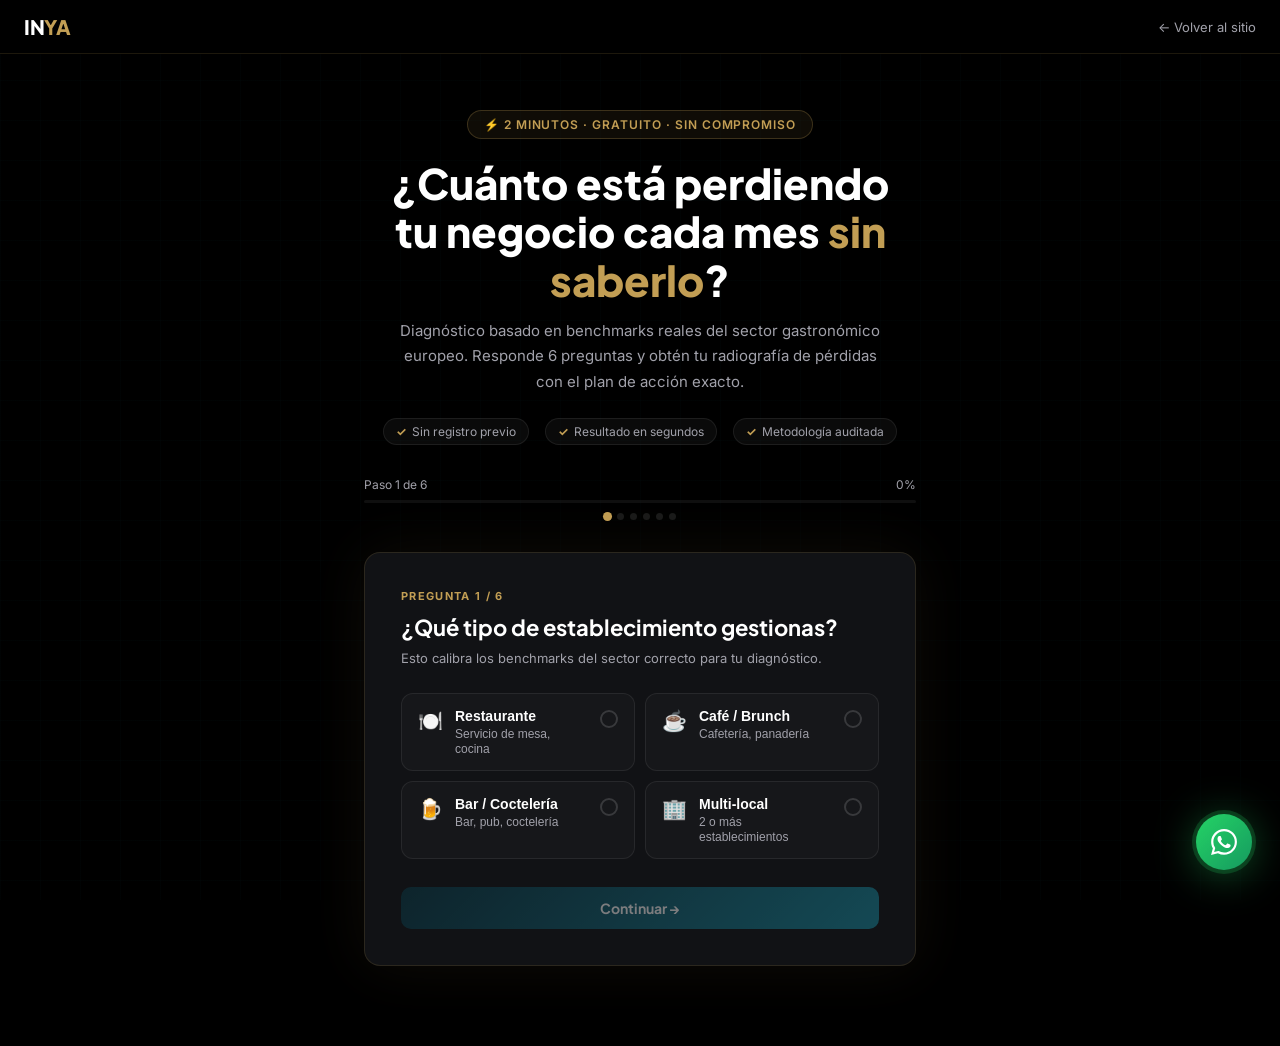
<file: radiografia.html>
<!DOCTYPE html>
<html lang="es">
<head>
  <meta charset="UTF-8" />
  <meta name="viewport" content="width=device-width, initial-scale=1.0" />
  <title>Radiografía Exprés Gratuita — INYA</title>
  <meta name="description" content="Descubre exactamente dónde estás perdiendo dinero cada mes. Diagnóstico gratuito basado en benchmarks reales del sector gastronómico." />
  <link rel="icon" type="image/svg+xml" href="images/favicon.svg" />
  <link rel="preconnect" href="https://fonts.googleapis.com" />
  <link rel="preconnect" href="https://fonts.gstatic.com" crossorigin />
  <link href="https://fonts.googleapis.com/css2?family=Plus+Jakarta+Sans:wght@400;500;600;700;800&family=Inter:wght@400;500;600&display=swap" rel="stylesheet" />
  <style>
    :root {
      --bg:         #000000;
      --bg-card:    #111215;
      --bg-input:   #18181B;
      --teal:       #0B3C49;
      --teal-light: #1A8EA3;
      --gold:       #C29E54;
      --gold-light: #D9A91A;
      --text:       #FFFFFF;
      --text-dim:   #A1A1AA;
      --text-mid:   #E4E4E7;
      --border:     rgba(194,158,84,0.15);
      --radius:     16px;
      --ease:       cubic-bezier(0.4,0,0.2,1);
    }
    *, *::before, *::after { margin:0; padding:0; box-sizing:border-box; }
    html { scroll-behavior:smooth; -webkit-font-smoothing:antialiased; }
    body {
      font-family:'Inter',sans-serif;
      background:var(--bg);
      color:var(--text-mid);
      min-height:100vh;
      overflow-x:hidden;
    }
    body::before {
      content:''; position:fixed; inset:0; z-index:0;
      background-image:
        linear-gradient(rgba(11,60,73,0.05) 1px,transparent 1px),
        linear-gradient(90deg,rgba(11,60,73,0.05) 1px,transparent 1px);
      background-size:40px 40px;
      pointer-events:none;
    }

    /* ── NAVBAR ── */
    .navbar {
      position:sticky; top:0; z-index:100;
      padding:14px 24px;
      display:flex; align-items:center; justify-content:space-between;
      background:rgba(0,0,0,0.9);
      backdrop-filter:blur(16px);
      border-bottom:1px solid var(--border);
    }
    .nav-logo {
      display:flex; align-items:center; gap:10px;
      font-family:'Plus Jakarta Sans',sans-serif;
      font-size:20px; font-weight:800; color:var(--text);
      letter-spacing:-0.02em; text-decoration:none;
    }
    .nav-logo em { color:var(--gold); font-style:normal; }
    .nav-back {
      font-size:13px; color:var(--text-dim);
      display:flex; align-items:center; gap:6px;
      cursor:pointer; background:none; border:none;
      font-family:inherit; transition:color .25s;
    }
    .nav-back:hover { color:var(--gold); }

    /* ── HERO ── */
    .hero {
      position:relative; z-index:1;
      text-align:center; padding:56px 24px 32px;
      max-width:680px; margin:0 auto;
    }
    .hero-badge {
      display:inline-flex; align-items:center; gap:8px;
      background:rgba(194,158,84,0.08);
      border:1px solid rgba(194,158,84,0.25);
      border-radius:9999px; padding:6px 16px;
      font-size:12px; font-weight:600; color:var(--gold);
      letter-spacing:.08em; text-transform:uppercase; margin-bottom:20px;
    }
    .hero h1 {
      font-family:'Plus Jakarta Sans',sans-serif;
      font-size:clamp(26px,5vw,42px); font-weight:800;
      line-height:1.15; color:var(--text); margin-bottom:14px;
    }
    .hero h1 .gold { color:var(--gold); }
    .hero p { font-size:15px; line-height:1.7; color:var(--text-dim); max-width:500px; margin:0 auto 24px; }
    .hero-pills {
      display:flex; align-items:center; justify-content:center;
      gap:16px; flex-wrap:wrap; font-size:12px; color:var(--text-dim);
    }
    .hero-pill {
      display:flex; align-items:center; gap:5px;
      background:rgba(255,255,255,0.04);
      border:1px solid rgba(255,255,255,0.08);
      border-radius:9999px; padding:5px 12px;
    }
    .hero-pill::before { content:'✓'; color:var(--gold); font-weight:700; }

    /* ── PROGRESS ── */
    .progress-wrap {
      position:relative; z-index:1;
      max-width:600px; margin:0 auto; padding:0 24px 32px;
    }
    .progress-meta {
      display:flex; justify-content:space-between;
      font-size:12px; color:var(--text-dim); margin-bottom:8px;
    }
    .progress-track { height:3px; background:rgba(255,255,255,0.06); border-radius:9999px; overflow:hidden; }
    .progress-fill {
      height:100%; border-radius:9999px;
      background:linear-gradient(90deg,var(--teal-light),var(--gold));
      transition:width .6s cubic-bezier(0.16,1,0.3,1);
    }
    .step-dots { display:flex; justify-content:center; gap:6px; margin-top:10px; }
    .step-dot { width:7px; height:7px; border-radius:50%; background:rgba(255,255,255,0.1); transition:background .3s,transform .3s; }
    .step-dot.active { background:var(--gold); transform:scale(1.3); }
    .step-dot.done { background:var(--teal-light); }

    /* ── CARD ── */
    .card-wrap { position:relative; z-index:1; max-width:600px; margin:0 auto; padding:0 24px 80px; }
    .card {
      background:var(--bg-card);
      border:1px solid var(--border);
      border-radius:var(--radius); padding:36px;
      box-shadow:0 0 60px rgba(194,158,84,0.08);
      animation:fadeUp .4s cubic-bezier(0.16,1,0.3,1) both;
    }
    @keyframes fadeUp { from{opacity:0;transform:translateY(14px)} to{opacity:1;transform:none} }

    /* ── STEP HEADER ── */
    .step-num { display:block; font-size:11px; font-weight:700; color:var(--gold); letter-spacing:.12em; text-transform:uppercase; margin-bottom:10px; }
    .step-q { font-family:'Plus Jakarta Sans',sans-serif; font-size:clamp(17px,3vw,22px); font-weight:700; color:var(--text); line-height:1.3; margin-bottom:6px; }
    .step-sub { font-size:13px; color:var(--text-dim); line-height:1.6; margin-bottom:24px; }

    /* ── OPTIONS ── */
    .options { display:grid; gap:10px; }
    .options.cols-2 { grid-template-columns:1fr 1fr; }
    .opt {
      display:flex; align-items:flex-start; gap:12px;
      background:rgba(255,255,255,0.025);
      border:1px solid rgba(255,255,255,0.07);
      border-radius:12px; padding:14px 16px;
      cursor:pointer; transition:border-color .2s,background .2s,transform .15s;
      text-align:left; width:100%;
    }
    .opt:hover { border-color:rgba(194,158,84,0.4); background:rgba(194,158,84,0.05); transform:translateY(-1px); }
    .opt.selected { border-color:var(--gold); background:rgba(194,158,84,0.1); }
    .opt-icon { font-size:20px; flex-shrink:0; margin-top:1px; }
    .opt-text { flex:1; }
    .opt-label { font-weight:600; font-size:14px; color:var(--text); display:block; margin-bottom:2px; }
    .opt-desc { font-size:12px; color:var(--text-dim); }
    .opt-check {
      width:18px; height:18px; border-radius:50%;
      border:2px solid rgba(255,255,255,0.15); flex-shrink:0; margin-top:2px;
      display:flex; align-items:center; justify-content:center;
      transition:border-color .2s,background .2s;
    }
    .opt.selected .opt-check { border-color:var(--gold); background:var(--gold); }
    .opt.selected .opt-check::after { content:'✓'; font-size:10px; color:#000; font-weight:900; }

    /* ── INPUTS ── */
    .field-wrap { margin-bottom:16px; }
    .field-label { display:block; font-size:13px; font-weight:600; color:var(--text-mid); margin-bottom:7px; }
    .field-label .req { color:var(--gold); }
    .field-input {
      width:100%; padding:11px 14px;
      background:var(--bg-input); border:1px solid rgba(255,255,255,0.1);
      border-radius:10px; color:var(--text); font-family:inherit; font-size:14px;
      outline:none; transition:border-color .2s;
    }
    .field-input:focus { border-color:var(--gold); }
    .field-input::placeholder { color:var(--text-dim); }
    .field-input.error { border-color:#ef4444; }
    .field-err { font-size:12px; color:#ef4444; margin-top:4px; display:none; }
    .field-err.show { display:block; }

    /* ── PHONE ROW ── */
    .phone-row { display:flex; gap:8px; }
    .country-select-wrap { position:relative; flex-shrink:0; }
    .country-select {
      appearance:none; -webkit-appearance:none;
      background:var(--bg-input); border:1px solid rgba(255,255,255,0.1);
      border-radius:10px; color:var(--text);
      font-family:inherit; font-size:13px;
      padding:11px 32px 11px 10px; cursor:pointer;
      outline:none; transition:border-color .2s;
      min-width:100px;
    }
    .country-select:focus { border-color:var(--gold); }
    .country-select-wrap::after {
      content:'▾'; position:absolute; right:8px; top:50%; transform:translateY(-50%);
      color:var(--text-dim); font-size:11px; pointer-events:none;
    }
    .phone-input { flex:1; }

    /* ── TERMS ── */
    .terms-wrap {
      display:flex; align-items:flex-start; gap:12px;
      background:rgba(194,158,84,0.04);
      border:1px solid rgba(194,158,84,0.12);
      border-radius:10px; padding:14px 16px; margin-bottom:20px;
      cursor:pointer;
    }
    .terms-check {
      width:20px; height:20px; border-radius:5px; flex-shrink:0; margin-top:1px;
      border:2px solid rgba(255,255,255,0.2); background:transparent;
      display:flex; align-items:center; justify-content:center;
      transition:border-color .2s,background .2s;
    }
    .terms-check.checked { border-color:var(--gold); background:var(--gold); }
    .terms-check.checked::after { content:'✓'; font-size:12px; color:#000; font-weight:900; }
    .terms-text { font-size:12px; line-height:1.6; color:var(--text-dim); }
    .terms-text a { color:var(--gold); text-decoration:underline; }
    .terms-err { font-size:12px; color:#ef4444; margin-top:6px; display:none; }
    .terms-err.show { display:block; }

    /* ── BUTTONS ── */
    .btn-row { display:flex; gap:10px; margin-top:28px; align-items:center; justify-content:space-between; }
    .btn {
      display:inline-flex; align-items:center; justify-content:center; gap:7px;
      padding:12px 24px; border-radius:10px;
      font-family:'Plus Jakarta Sans',sans-serif; font-size:14px; font-weight:700;
      border:none; cursor:pointer; transition:.25s var(--ease);
    }
    .btn-primary {
      background:linear-gradient(135deg,var(--teal) 0%,var(--teal-light) 100%);
      color:#fff; flex:1;
      box-shadow:0 4px 20px rgba(11,60,73,0.5);
    }
    .btn-primary:hover { transform:translateY(-2px); box-shadow:0 6px 28px rgba(11,60,73,0.7); }
    .btn-primary:disabled { opacity:.45; cursor:not-allowed; transform:none; box-shadow:none; }
    .btn-ghost {
      background:rgba(255,255,255,0.05);
      border:1px solid rgba(255,255,255,0.1);
      color:var(--text-dim);
    }
    .btn-ghost:hover { background:rgba(255,255,255,0.1); color:var(--text); }

    /* ── RESULT ── */
    .r-hidden { display:none !important; }
    .result-header { text-align:center; padding:8px 0 28px; }
    .result-icon {
      width:68px; height:68px; border-radius:50%;
      background:linear-gradient(135deg,var(--teal),var(--teal-light));
      display:flex; align-items:center; justify-content:center;
      font-size:28px; margin:0 auto 18px;
      box-shadow:0 0 40px rgba(26,142,163,0.35);
    }
    .result-header h2 { font-family:'Plus Jakarta Sans',sans-serif; font-size:clamp(20px,4vw,28px); font-weight:800; color:var(--text); margin-bottom:8px; }
    .result-header p { font-size:14px; color:var(--text-dim); }

    /* LOSS METER */
    .loss-meter {
      background:rgba(239,68,68,0.05); border:1px solid rgba(239,68,68,0.2);
      border-radius:14px; padding:24px; margin-bottom:18px; text-align:center;
    }
    .loss-tag { font-size:11px; font-weight:700; color:#f87171; letter-spacing:.1em; text-transform:uppercase; margin-bottom:8px; }
    .loss-value { font-family:'Plus Jakarta Sans',sans-serif; font-size:52px; font-weight:800; color:var(--text); line-height:1; margin-bottom:4px; }
    .loss-value em { color:#f87171; font-style:normal; }
    .loss-euros { font-size:13px; color:var(--text-dim); margin-bottom:18px; }
    .loss-track { height:7px; background:rgba(255,255,255,0.06); border-radius:9999px; overflow:hidden; margin-bottom:10px; }
    .loss-fill { height:100%; border-radius:9999px; background:linear-gradient(90deg,#ef4444,#f97316); transition:width 1.4s cubic-bezier(0.16,1,0.3,1); }
    .loss-scale { display:flex; justify-content:space-between; font-size:11px; color:var(--text-dim); }
    .loss-note { font-size:11px; color:rgba(255,255,255,0.3); margin-top:10px; font-style:italic; }

    /* AREAS */
    .areas-title { font-family:'Plus Jakarta Sans',sans-serif; font-size:15px; font-weight:700; color:var(--text); margin-bottom:12px; }
    .area-item {
      display:flex; align-items:center; gap:12px;
      background:rgba(255,255,255,0.025); border:1px solid rgba(255,255,255,0.06);
      border-radius:10px; padding:12px 14px; margin-bottom:8px;
    }
    .area-rank {
      width:26px; height:26px; border-radius:50%;
      background:linear-gradient(135deg,var(--teal),var(--teal-light));
      display:flex; align-items:center; justify-content:center;
      font-size:11px; font-weight:800; color:#fff; flex-shrink:0;
    }
    .area-info { flex:1; }
    .area-name { font-weight:600; font-size:13px; color:var(--text); display:block; }
    .area-basis { font-size:11px; color:var(--text-dim); }
    .area-pct { font-size:13px; font-weight:700; color:#f97316; flex-shrink:0; }

    /* PACKAGE */
    .pack-rec {
      background:linear-gradient(135deg,rgba(11,60,73,0.5),rgba(26,142,163,0.12));
      border:1px solid rgba(194,158,84,0.3); border-radius:14px;
      padding:24px; margin:18px 0;
    }
    .pack-rec-tag { font-size:11px; font-weight:700; color:var(--gold); letter-spacing:.1em; text-transform:uppercase; margin-bottom:8px; }
    .pack-rec-name { font-family:'Plus Jakarta Sans',sans-serif; font-size:20px; font-weight:800; color:var(--text); margin-bottom:6px; }
    .pack-rec-why { font-size:13px; color:var(--text-dim); line-height:1.65; }

    /* METHODOLOGY NOTE */
    .method-note {
      background:rgba(194,158,84,0.04); border:1px solid rgba(194,158,84,0.1);
      border-radius:10px; padding:14px 16px; margin-top:16px;
    }
    .method-note-title { font-size:11px; font-weight:700; color:var(--gold); text-transform:uppercase; letter-spacing:.08em; margin-bottom:6px; }
    .method-note-text { font-size:11px; color:var(--text-dim); line-height:1.7; }

    /* CTA */
    .lead-section { margin-top:24px; padding-top:24px; border-top:1px solid var(--border); }
    .lead-title { font-family:'Plus Jakarta Sans',sans-serif; font-size:17px; font-weight:700; color:var(--text); margin-bottom:5px; }
    .lead-sub { font-size:13px; color:var(--text-dim); margin-bottom:18px; line-height:1.6; }
    .btn-gold {
      width:100%; background:linear-gradient(135deg,var(--gold) 0%,var(--gold-light) 100%);
      color:#000; font-size:15px; padding:16px;
      box-shadow:0 4px 24px rgba(194,158,84,0.3); border-radius:10px;
      display:flex; align-items:center; justify-content:center; gap:8px;
      font-family:'Plus Jakarta Sans',sans-serif; font-weight:700;
      cursor:pointer; border:none; transition:.25s;
    }
    .btn-gold:hover { transform:translateY(-2px); box-shadow:0 8px 32px rgba(194,158,84,0.5); }
    .btn-restart {
      display:block; text-align:center; margin-top:14px;
      font-size:13px; color:var(--text-dim); cursor:pointer;
      background:none; border:none; font-family:inherit; width:100%;
    }
    .btn-restart:hover { color:var(--gold); }

    /* SUCCESS */
    .success-box { text-align:center; padding:36px 16px; display:none; }
    .success-icon {
      width:76px; height:76px; border-radius:50%;
      background:linear-gradient(135deg,#22C55E,#16a34a);
      display:flex; align-items:center; justify-content:center;
      font-size:32px; margin:0 auto 18px;
      box-shadow:0 0 40px rgba(34,197,94,0.3);
    }
    .success-box h2 { font-family:'Plus Jakarta Sans',sans-serif; font-size:22px; font-weight:800; color:var(--text); margin-bottom:10px; }
    .success-box p { font-size:14px; color:var(--text-dim); line-height:1.7; max-width:360px; margin:0 auto; }

    /* RESPONSIVE */
    @media (max-width:520px) {
      .card { padding:24px 18px; }
      .options.cols-2 { grid-template-columns:1fr; }
      .btn-row { flex-direction:column-reverse; }
      .btn-ghost { width:100%; }
      .loss-value { font-size:38px; }
      .phone-row { flex-direction:column; }
      .country-select { width:100%; }
    }

    /* ── FLOATING WHATSAPP ── */
    .wa-float {
      position:fixed; bottom:28px; right:28px; z-index:9997;
      display:flex; align-items:center; gap:0;
      cursor:pointer; filter:drop-shadow(0 4px 20px rgba(37,211,102,0.4));
      transition:filter .3s,transform .3s;
    }
    .wa-float:hover { filter:drop-shadow(0 6px 28px rgba(37,211,102,0.6)); transform:translateY(-3px) scale(1.04); }
    .wa-float:hover .wa-tip { opacity:1; transform:translateX(0); pointer-events:auto; }
    .wa-btn {
      width:56px; height:56px; border-radius:50%;
      background:linear-gradient(135deg,#25d366,#128c5e);
      display:flex; align-items:center; justify-content:center;
      border:none; cursor:pointer; position:relative; flex-shrink:0;
    }
    .wa-btn::before {
      content:''; position:absolute; inset:-4px; border-radius:50%;
      background:rgba(37,211,102,0.2);
      animation:wa-ping 2.5s ease-in-out infinite;
    }
    @keyframes wa-ping {
      0%{transform:scale(1);opacity:.6} 70%,100%{transform:scale(1.5);opacity:0}
    }
    .wa-btn svg { width:26px; height:26px; fill:#fff; position:relative; z-index:1; }
    .wa-tip {
      background:rgba(10,10,10,0.92); backdrop-filter:blur(12px);
      border:1px solid rgba(37,211,102,0.25); border-radius:10px;
      padding:10px 14px; margin-right:12px;
      opacity:0; transform:translateX(8px); pointer-events:none;
      transition:opacity .25s,transform .3s cubic-bezier(0.16,1,0.3,1);
      white-space:nowrap; order:-1;
    }
    .wa-tip strong { display:block; font-family:'Plus Jakarta Sans',sans-serif; font-size:13px; font-weight:700; color:#fff; margin-bottom:2px; }
    .wa-tip span { font-size:11px; color:rgba(255,255,255,0.5); }
    @media(max-width:480px){ .wa-float{bottom:20px;right:16px;} .wa-btn{width:50px;height:50px;} .wa-tip{display:none;} }

  </style>
</head>
<body>

<nav class="navbar">
  <a class="nav-logo" href="index.html">
    <span>IN<em>YA</em></span>
  </a>
  <button class="nav-back" onclick="window.location.href='index.html'">← Volver al sitio</button>
</nav>

<section class="hero">
  <div class="hero-badge">⚡ 2 minutos · Gratuito · Sin compromiso</div>
  <h1>¿Cuánto está perdiendo<br>tu negocio cada mes <span class="gold">sin saberlo</span>?</h1>
  <p>Diagnóstico basado en benchmarks reales del sector gastronómico europeo. Responde 6 preguntas y obtén tu radiografía de pérdidas con el plan de acción exacto.</p>
  <div class="hero-pills">
    <span class="hero-pill">Sin registro previo</span>
    <span class="hero-pill">Resultado en segundos</span>
    <span class="hero-pill">Metodología auditada</span>
  </div>
</section>

<div class="progress-wrap">
  <div class="progress-meta">
    <span id="stepLabel">Paso 1 de 6</span>
    <span id="stepPct">0%</span>
  </div>
  <div class="progress-track"><div class="progress-fill" id="progFill" style="width:0%"></div></div>
  <div class="step-dots" id="stepDots"></div>
</div>

<div class="card-wrap">
  <div class="card" id="formCard">

    <!-- STEP 1 -->
    <div class="step" id="s1">
      <span class="step-num">Pregunta 1 / 6</span>
      <div class="step-q">¿Qué tipo de establecimiento gestionas?</div>
      <div class="step-sub">Esto calibra los benchmarks del sector correcto para tu diagnóstico.</div>
      <div class="options cols-2">
        <button class="opt" data-s="1" data-v="restaurante" data-w="1.0">
          <span class="opt-icon">🍽️</span>
          <span class="opt-text"><span class="opt-label">Restaurante</span><span class="opt-desc">Servicio de mesa, cocina</span></span>
          <span class="opt-check"></span>
        </button>
        <button class="opt" data-s="1" data-v="cafe" data-w="0.8">
          <span class="opt-icon">☕</span>
          <span class="opt-text"><span class="opt-label">Café / Brunch</span><span class="opt-desc">Cafetería, panadería</span></span>
          <span class="opt-check"></span>
        </button>
        <button class="opt" data-s="1" data-v="bar" data-w="0.85">
          <span class="opt-icon">🍺</span>
          <span class="opt-text"><span class="opt-label">Bar / Coctelería</span><span class="opt-desc">Bar, pub, coctelería</span></span>
          <span class="opt-check"></span>
        </button>
        <button class="opt" data-s="1" data-v="multilocal" data-w="1.25">
          <span class="opt-icon">🏢</span>
          <span class="opt-text"><span class="opt-label">Multi-local</span><span class="opt-desc">2 o más establecimientos</span></span>
          <span class="opt-check"></span>
        </button>
      </div>
      <div class="btn-row"><button class="btn btn-primary" id="n1" disabled onclick="go(1,2)">Continuar →</button></div>
    </div>

    <!-- STEP 2 -->
    <div class="step r-hidden" id="s2">
      <span class="step-num">Pregunta 2 / 6</span>
      <div class="step-q">¿Cuál es el tamaño de tu operación mensual?</div>
      <div class="step-sub">No hace falta el número exacto — un rango aproximado es suficiente para calibrar el impacto.</div>
      <div class="options">
        <button class="opt" data-s="2" data-v="pequeño" data-rev="45000">
          <span class="opt-icon">🌱</span>
          <span class="opt-text"><span class="opt-label">Operación pequeña-media</span><span class="opt-desc">Equipo de hasta 10 personas, 1 local</span></span>
          <span class="opt-check"></span>
        </button>
        <button class="opt" data-s="2" data-v="medio" data-rev="85000">
          <span class="opt-icon">🚀</span>
          <span class="opt-text"><span class="opt-label">Operación media-alta</span><span class="opt-desc">Equipo de 10-25 personas, alto volumen</span></span>
          <span class="opt-check"></span>
        </button>
        <button class="opt" data-s="2" data-v="grande" data-rev="160000">
          <span class="opt-icon">🏆</span>
          <span class="opt-text"><span class="opt-label">Gran operación</span><span class="opt-desc">+25 personas, múltiples locales o alta rotación</span></span>
          <span class="opt-check"></span>
        </button>
      </div>
      <div class="btn-row">
        <button class="btn btn-ghost" onclick="go(2,1)">← Atrás</button>
        <button class="btn btn-primary" id="n2" disabled onclick="go(2,3)">Continuar →</button>
      </div>
    </div>

    <!-- STEP 3 -->
    <div class="step r-hidden" id="s3">
      <span class="step-num">Pregunta 3 / 6</span>
      <div class="step-q">¿Cómo gestionas el control de stock y mermas?</div>
      <div class="step-sub">Estudios de la NRA (National Restaurant Association) indican que las pérdidas por inventario sin control representan entre el 4% y el 10% del coste de alimentos.</div>
      <div class="options">
        <button class="opt" data-s="3" data-v="sin_sistema" data-lw="6.5">
          <span class="opt-icon">😬</span>
          <span class="opt-text"><span class="opt-label">Sin sistema real</span><span class="opt-desc">A ojo o confiando en el equipo sin datos</span></span>
          <span class="opt-check"></span>
        </button>
        <button class="opt" data-s="3" data-v="basico" data-lw="3.8">
          <span class="opt-icon">📋</span>
          <span class="opt-text"><span class="opt-label">Registro manual (Excel/papel)</span><span class="opt-desc">Sin alertas ni automatización</span></span>
          <span class="opt-check"></span>
        </button>
        <button class="opt" data-s="3" data-v="parcial" data-lw="1.8">
          <span class="opt-icon">🛠️</span>
          <span class="opt-text"><span class="opt-label">Sistema parcial</span><span class="opt-desc">Uso herramientas pero no cubren toda la operación</span></span>
          <span class="opt-check"></span>
        </button>
        <button class="opt" data-s="3" data-v="completo" data-lw="0.6">
          <span class="opt-icon">✅</span>
          <span class="opt-text"><span class="opt-label">Control automatizado completo</span><span class="opt-desc">Alertas, inventario en tiempo real, trazabilidad</span></span>
          <span class="opt-check"></span>
        </button>
      </div>
      <div class="btn-row">
        <button class="btn btn-ghost" onclick="go(3,2)">← Atrás</button>
        <button class="btn btn-primary" id="n3" disabled onclick="go(3,4)">Continuar →</button>
      </div>
    </div>

    <!-- STEP 4 -->
    <div class="step r-hidden" id="s4">
      <span class="step-num">Pregunta 4 / 6</span>
      <div class="step-q">¿Con qué frecuencia conoces tu margen real de rentabilidad?</div>
      <div class="step-sub">Operar sin datos financieros en tiempo real genera decisiones reactivas que Deloitte estima en un 3–8% de erosión de margen en hostelería.</div>
      <div class="options">
        <button class="opt" data-s="4" data-v="mensual" data-lf="5.5">
          <span class="opt-icon">🙈</span>
          <span class="opt-text"><span class="opt-label">Solo a fin de mes (o trimestre)</span><span class="opt-desc">Me entero tarde, cuando ya es difícil corregir</span></span>
          <span class="opt-check"></span>
        </button>
        <button class="opt" data-s="4" data-v="semanal" data-lf="3.0">
          <span class="opt-icon">📅</span>
          <span class="opt-text"><span class="opt-label">Revisión semanal</span><span class="opt-desc">Cierta visibilidad, pero con retraso</span></span>
          <span class="opt-check"></span>
        </button>
        <button class="opt" data-s="4" data-v="diario" data-lf="1.0">
          <span class="opt-icon">📊</span>
          <span class="opt-text"><span class="opt-label">Dashboard diario</span><span class="opt-desc">Datos actualizados y decisiones basadas en hechos</span></span>
          <span class="opt-check"></span>
        </button>
      </div>
      <div class="btn-row">
        <button class="btn btn-ghost" onclick="go(4,3)">← Atrás</button>
        <button class="btn btn-primary" id="n4" disabled onclick="go(4,5)">Continuar →</button>
      </div>
    </div>

    <!-- STEP 5 -->
    <div class="step r-hidden" id="s5">
      <span class="step-num">Pregunta 5 / 6</span>
      <div class="step-q">¿Qué pasa si te desconectas del negocio 2 semanas?</div>
      <div class="step-sub">McKinsey & Company señala que la hiperdependencia del fundador genera una pérdida de eficiencia operativa del 15–25% en negocios de hostelería.</div>
      <div class="options">
        <button class="opt" data-s="5" data-v="colapso" data-lo="5.5">
          <span class="opt-icon">🔥</span>
          <span class="opt-text"><span class="opt-label">La operación colapsa o baja mucho</span><span class="opt-desc">Es imposible desconectarme realmente</span></span>
          <span class="opt-check"></span>
        </button>
        <button class="opt" data-s="5" data-v="riesgo" data-lo="3.2">
          <span class="opt-icon">😰</span>
          <span class="opt-text"><span class="opt-label">Funciona, pero con tensión</span><span class="opt-desc">Tengo que estar pendiente del teléfono</span></span>
          <span class="opt-check"></span>
        </button>
        <button class="opt" data-s="5" data-v="funciona" data-lo="1.0">
          <span class="opt-icon">✅</span>
          <span class="opt-text"><span class="opt-label">Funciona sin mí</span><span class="opt-desc">Equipo autónomo, protocolos establecidos</span></span>
          <span class="opt-check"></span>
        </button>
      </div>
      <div class="btn-row">
        <button class="btn btn-ghost" onclick="go(5,4)">← Atrás</button>
        <button class="btn btn-primary" id="n5" disabled onclick="go(5,6)">Continuar →</button>
      </div>
    </div>

    <!-- STEP 6: Contacto -->
    <div class="step r-hidden" id="s6">
      <span class="step-num">Pregunta 6 / 6</span>
      <div class="step-q">¿A dónde enviamos tu informe completo?</div>
      <div class="step-sub">Recibirás tu diagnóstico personalizado con el desglose exacto y el plan de acción recomendado.</div>

      <div class="field-wrap">
        <label class="field-label" for="fName">Nombre <span class="req">*</span></label>
        <input class="field-input" id="fName" type="text" placeholder="Tu nombre" autocomplete="given-name" />
        <div class="field-err" id="eN">Por favor ingresa tu nombre.</div>
      </div>

      <div class="field-wrap">
        <label class="field-label" for="fEmail">Email <span class="req">*</span></label>
        <input class="field-input" id="fEmail" type="email" placeholder="tu@empresa.com" autocomplete="email" />
        <div class="field-err" id="eE">Ingresa un email válido.</div>
      </div>

      <div class="field-wrap">
        <label class="field-label">Teléfono <span class="req">*</span></label>
        <div class="phone-row">
          <div class="country-select-wrap">
            <select class="country-select" id="fCountry" onchange="updateWhatsApp()">
              <option value="+93" data-flag="🇦🇫" data-country="AF">🇦🇫 +93 — Afganistán</option>
              <option value="+355" data-flag="🇦🇱" data-country="AL">🇦🇱 +355 — Albania</option>
              <option value="+49" data-flag="🇩🇪" data-country="DE">🇩🇪 +49 — Alemania</option>
              <option value="+376" data-flag="🇦🇩" data-country="AD">🇦🇩 +376 — Andorra</option>
              <option value="+244" data-flag="🇦🇴" data-country="AO">🇦🇴 +244 — Angola</option>
              <option value="+1264" data-flag="🇦🇮" data-country="AI">🇦🇮 +1264 — Anguilla</option>
              <option value="+672" data-flag="🇦🇶" data-country="AQ">🇦🇶 +672 — Antártida</option>
              <option value="+1268" data-flag="🇦🇬" data-country="AG">🇦🇬 +1268 — Antigua y Barbuda</option>
              <option value="+966" data-flag="🇸🇦" data-country="SA">🇸🇦 +966 — Arabia Saudita</option>
              <option value="+213" data-flag="🇩🇿" data-country="DZ">🇩🇿 +213 — Argelia</option>
              <option value="+54" data-flag="🇦🇷" data-country="AR">🇦🇷 +54 — Argentina</option>
              <option value="+374" data-flag="🇦🇲" data-country="AM">🇦🇲 +374 — Armenia</option>
              <option value="+297" data-flag="🇦🇼" data-country="AW">🇦🇼 +297 — Aruba</option>
              <option value="+61" data-flag="🇦🇺" data-country="AU">🇦🇺 +61 — Australia</option>
              <option value="+43" data-flag="🇦🇹" data-country="AT">🇦🇹 +43 — Austria</option>
              <option value="+994" data-flag="🇦🇿" data-country="AZ">🇦🇿 +994 — Azerbaiyán</option>
              <option value="+1242" data-flag="🇧🇸" data-country="BS">🇧🇸 +1242 — Bahamas</option>
              <option value="+880" data-flag="🇧🇩" data-country="BD">🇧🇩 +880 — Bangladés</option>
              <option value="+1246" data-flag="🇧🇧" data-country="BB">🇧🇧 +1246 — Barbados</option>
              <option value="+973" data-flag="🇧🇭" data-country="BH">🇧🇭 +973 — Baréin</option>
              <option value="+32" data-flag="🇧🇪" data-country="BE">🇧🇪 +32 — Bélgica</option>
              <option value="+501" data-flag="🇧🇿" data-country="BZ">🇧🇿 +501 — Belice</option>
              <option value="+229" data-flag="🇧🇯" data-country="BJ">🇧🇯 +229 — Benín</option>
              <option value="+1441" data-flag="🇧🇲" data-country="BM">🇧🇲 +1441 — Bermudas</option>
              <option value="+375" data-flag="🇧🇾" data-country="BY">🇧🇾 +375 — Bielorrusia</option>
              <option value="+591" data-flag="🇧🇴" data-country="BO">🇧🇴 +591 — Bolivia</option>
              <option value="+387" data-flag="🇧🇦" data-country="BA">🇧🇦 +387 — Bosnia y Herzegovina</option>
              <option value="+267" data-flag="🇧🇼" data-country="BW">🇧🇼 +267 — Botsuana</option>
              <option value="+55" data-flag="🇧🇷" data-country="BR">🇧🇷 +55 — Brasil</option>
              <option value="+673" data-flag="🇧🇳" data-country="BN">🇧🇳 +673 — Brunéi</option>
              <option value="+359" data-flag="🇧🇬" data-country="BG">🇧🇬 +359 — Bulgaria</option>
              <option value="+226" data-flag="🇧🇫" data-country="BF">🇧🇫 +226 — Burkina Faso</option>
              <option value="+257" data-flag="🇧🇮" data-country="BI">🇧🇮 +257 — Burundi</option>
              <option value="+975" data-flag="🇧🇹" data-country="BT">🇧🇹 +975 — Bután</option>
              <option value="+238" data-flag="🇨🇻" data-country="CV">🇨🇻 +238 — Cabo Verde</option>
              <option value="+855" data-flag="🇰🇭" data-country="KH">🇰🇭 +855 — Camboya</option>
              <option value="+237" data-flag="🇨🇲" data-country="CM">🇨🇲 +237 — Camerún</option>
              <option value="+1" data-flag="🇨🇦" data-country="CA">🇨🇦 +1 — Canadá</option>
              <option value="+974" data-flag="🇶🇦" data-country="QA">🇶🇦 +974 — Catar</option>
              <option value="+235" data-flag="🇹🇩" data-country="TD">🇹🇩 +235 — Chad</option>
              <option value="+56" data-flag="🇨🇱" data-country="CL">🇨🇱 +56 — Chile</option>
              <option value="+86" data-flag="🇨🇳" data-country="CN">🇨🇳 +86 — China</option>
              <option value="+357" data-flag="🇨🇾" data-country="CY">🇨🇾 +357 — Chipre</option>
              <option value="+39" data-flag="🇻🇦" data-country="VA">🇻🇦 +39 — Ciudad del Vaticano</option>
              <option value="+57" data-flag="🇨🇴" data-country="CO">🇨🇴 +57 — Colombia</option>
              <option value="+269" data-flag="🇰🇲" data-country="KM">🇰🇲 +269 — Comoras</option>
              <option value="+242" data-flag="🇨🇬" data-country="CG">🇨🇬 +242 — Congo</option>
              <option value="+243" data-flag="🇨🇩" data-country="CD">🇨🇩 +243 — Congo (RDC)</option>
              <option value="+850" data-flag="🇰🇵" data-country="KP">🇰🇵 +850 — Corea del Norte</option>
              <option value="+82" data-flag="🇰🇷" data-country="KR">🇰🇷 +82 — Corea del Sur</option>
              <option value="+225" data-flag="🇨🇮" data-country="CI">🇨🇮 +225 — Costa de Marfil</option>
              <option value="+506" data-flag="🇨🇷" data-country="CR">🇨🇷 +506 — Costa Rica</option>
              <option value="+385" data-flag="🇭🇷" data-country="HR">🇭🇷 +385 — Croacia</option>
              <option value="+53" data-flag="🇨🇺" data-country="CU">🇨🇺 +53 — Cuba</option>
              <option value="+599" data-flag="🇨🇼" data-country="CW">🇨🇼 +599 — Curazao</option>
              <option value="+45" data-flag="🇩🇰" data-country="DK">🇩🇰 +45 — Dinamarca</option>
              <option value="+253" data-flag="🇩🇯" data-country="DJ">🇩🇯 +253 — Yibuti</option>
              <option value="+1767" data-flag="🇩🇲" data-country="DM">🇩🇲 +1767 — Dominica</option>
              <option value="+593" data-flag="🇪🇨" data-country="EC">🇪🇨 +593 — Ecuador</option>
              <option value="+20" data-flag="🇪🇬" data-country="EG">🇪🇬 +20 — Egipto</option>
              <option value="+503" data-flag="🇸🇻" data-country="SV">🇸🇻 +503 — El Salvador</option>
              <option value="+971" data-flag="🇦🇪" data-country="AE">🇦🇪 +971 — Emiratos Árabes Unidos</option>
              <option value="+291" data-flag="🇪🇷" data-country="ER">🇪🇷 +291 — Eritrea</option>
              <option value="+421" data-flag="🇸🇰" data-country="SK">🇸🇰 +421 — Eslovaquia</option>
              <option value="+386" data-flag="🇸🇮" data-country="SI">🇸🇮 +386 — Eslovenia</option>
              <option value="+34" data-flag="🇪🇸" data-country="ES">🇪🇸 +34 — España</option>
              <option value="+1" data-flag="🇺🇸" data-country="US">🇺🇸 +1 — Estados Unidos</option>
              <option value="+372" data-flag="🇪🇪" data-country="EE">🇪🇪 +372 — Estonia</option>
              <option value="+268" data-flag="🇸🇿" data-country="SZ">🇸🇿 +268 — Esuatini</option>
              <option value="+251" data-flag="🇪🇹" data-country="ET">🇪🇹 +251 — Etiopía</option>
              <option value="+63" data-flag="🇵🇭" data-country="PH">🇵🇭 +63 — Filipinas</option>
              <option value="+358" data-flag="🇫🇮" data-country="FI">🇫🇮 +358 — Finlandia</option>
              <option value="+679" data-flag="🇫🇯" data-country="FJ">🇫🇯 +679 — Fiyi</option>
              <option value="+33" data-flag="🇫🇷" data-country="FR">🇫🇷 +33 — Francia</option>
              <option value="+241" data-flag="🇬🇦" data-country="GA">🇬🇦 +241 — Gabón</option>
              <option value="+220" data-flag="🇬🇲" data-country="GM">🇬🇲 +220 — Gambia</option>
              <option value="+995" data-flag="🇬🇪" data-country="GE">🇬🇪 +995 — Georgia</option>
              <option value="+233" data-flag="🇬🇭" data-country="GH">🇬🇭 +233 — Ghana</option>
              <option value="+350" data-flag="🇬🇮" data-country="GI">🇬🇮 +350 — Gibraltar</option>
              <option value="+1473" data-flag="🇬🇩" data-country="GD">🇬🇩 +1473 — Granada</option>
              <option value="+30" data-flag="🇬🇷" data-country="GR">🇬🇷 +30 — Grecia</option>
              <option value="+299" data-flag="🇬🇱" data-country="GL">🇬🇱 +299 — Groenlandia</option>
              <option value="+590" data-flag="🇬🇵" data-country="GP">🇬🇵 +590 — Guadalupe</option>
              <option value="+1671" data-flag="🇬🇺" data-country="GU">🇬🇺 +1671 — Guam</option>
              <option value="+502" data-flag="🇬🇹" data-country="GT">🇬🇹 +502 — Guatemala</option>
              <option value="+594" data-flag="🇬🇫" data-country="GF">🇬🇫 +594 — Guayana Francesa</option>
              <option value="+44" data-flag="🇬🇬" data-country="GG">🇬🇬 +44 — Guernsey</option>
              <option value="+224" data-flag="🇬🇳" data-country="GN">🇬🇳 +224 — Guinea</option>
              <option value="+240" data-flag="🇬🇶" data-country="GQ">🇬🇶 +240 — Guinea Ecuatorial</option>
              <option value="+245" data-flag="🇬🇼" data-country="GW">🇬🇼 +245 — Guinea-Bisáu</option>
              <option value="+592" data-flag="🇬🇾" data-country="GY">🇬🇾 +592 — Guyana</option>
              <option value="+509" data-flag="🇭🇹" data-country="HT">🇭🇹 +509 — Haití</option>
              <option value="+504" data-flag="🇭🇳" data-country="HN">🇭🇳 +504 — Honduras</option>
              <option value="+852" data-flag="🇭🇰" data-country="HK">🇭🇰 +852 — Hong Kong</option>
              <option value="+36" data-flag="🇭🇺" data-country="HU">🇭🇺 +36 — Hungría</option>
              <option value="+91" data-flag="🇮🇳" data-country="IN">🇮🇳 +91 — India</option>
              <option value="+62" data-flag="🇮🇩" data-country="ID">🇮🇩 +62 — Indonesia</option>
              <option value="+964" data-flag="🇮🇶" data-country="IQ">🇮🇶 +964 — Irak</option>
              <option value="+98" data-flag="🇮🇷" data-country="IR">🇮🇷 +98 — Irán</option>
              <option value="+353" data-flag="🇮🇪" data-country="IE">🇮🇪 +353 — Irlanda</option>
              <option value="+47" data-flag="🇧🇻" data-country="BV">🇧🇻 +47 — Isla Bouvet</option>
              <option value="+44" data-flag="🇮🇲" data-country="IM">🇮🇲 +44 — Isla de Man</option>
              <option value="+672" data-flag="🇳🇫" data-country="NF">🇳🇫 +672 — Isla Norfolk</option>
              <option value="+354" data-flag="🇮🇸" data-country="IS">🇮🇸 +354 — Islandia</option>
              <option value="+61" data-flag="🇨🇽" data-country="CX">🇨🇽 +61 — Isla de Navidad</option>
              <option value="+1345" data-flag="🇰🇾" data-country="KY">🇰🇾 +1345 — Islas Caimán</option>
              <option value="+682" data-flag="🇨🇰" data-country="CK">🇨🇰 +682 — Islas Cook</option>
              <option value="+298" data-flag="🇫🇴" data-country="FO">🇫🇴 +298 — Islas Feroe</option>
              <option value="+500" data-flag="🇫🇰" data-country="FK">🇫🇰 +500 — Islas Malvinas</option>
              <option value="+692" data-flag="🇲🇭" data-country="MH">🇲🇭 +692 — Islas Marshall</option>
              <option value="+677" data-flag="🇸🇧" data-country="SB">🇸🇧 +677 — Islas Salomón</option>
              <option value="+1649" data-flag="🇹🇨" data-country="TC">🇹🇨 +1649 — Islas Turcas y Caicos</option>
              <option value="+1284" data-flag="🇻🇬" data-country="VG">🇻🇬 +1284 — Islas Vírgenes Británicas</option>
              <option value="+1340" data-flag="🇻🇮" data-country="VI">🇻🇮 +1340 — Islas Vírgenes EE.UU.</option>
              <option value="+972" data-flag="🇮🇱" data-country="IL">🇮🇱 +972 — Israel</option>
              <option value="+39" data-flag="🇮🇹" data-country="IT">🇮🇹 +39 — Italia</option>
              <option value="+1876" data-flag="🇯🇲" data-country="JM">🇯🇲 +1876 — Jamaica</option>
              <option value="+81" data-flag="🇯🇵" data-country="JP">🇯🇵 +81 — Japón</option>
              <option value="+44" data-flag="🇯🇪" data-country="JE">🇯🇪 +44 — Jersey</option>
              <option value="+962" data-flag="🇯🇴" data-country="JO">🇯🇴 +962 — Jordania</option>
              <option value="+7" data-flag="🇰🇿" data-country="KZ">🇰🇿 +7 — Kazajistán</option>
              <option value="+254" data-flag="🇰🇪" data-country="KE">🇰🇪 +254 — Kenia</option>
              <option value="+996" data-flag="🇰🇬" data-country="KG">🇰🇬 +996 — Kirguistán</option>
              <option value="+686" data-flag="🇰🇮" data-country="KI">🇰🇮 +686 — Kiribati</option>
              <option value="+965" data-flag="🇰🇼" data-country="KW">🇰🇼 +965 — Kuwait</option>
              <option value="+856" data-flag="🇱🇦" data-country="LA">🇱🇦 +856 — Laos</option>
              <option value="+266" data-flag="🇱🇸" data-country="LS">🇱🇸 +266 — Lesoto</option>
              <option value="+371" data-flag="🇱🇻" data-country="LV">🇱🇻 +371 — Letonia</option>
              <option value="+961" data-flag="🇱🇧" data-country="LB">🇱🇧 +961 — Líbano</option>
              <option value="+231" data-flag="🇱🇷" data-country="LR">🇱🇷 +231 — Liberia</option>
              <option value="+218" data-flag="🇱🇾" data-country="LY">🇱🇾 +218 — Libia</option>
              <option value="+423" data-flag="🇱🇮" data-country="LI">🇱🇮 +423 — Liechtenstein</option>
              <option value="+370" data-flag="🇱🇹" data-country="LT">🇱🇹 +370 — Lituania</option>
              <option value="+352" data-flag="🇱🇺" data-country="LU">🇱🇺 +352 — Luxemburgo</option>
              <option value="+853" data-flag="🇲🇴" data-country="MO">🇲🇴 +853 — Macao</option>
              <option value="+261" data-flag="🇲🇬" data-country="MG">🇲🇬 +261 — Madagascar</option>
              <option value="+60" data-flag="🇲🇾" data-country="MY">🇲🇾 +60 — Malasia</option>
              <option value="+265" data-flag="🇲🇼" data-country="MW">🇲🇼 +265 — Malaui</option>
              <option value="+960" data-flag="🇲🇻" data-country="MV">🇲🇻 +960 — Maldivas</option>
              <option value="+223" data-flag="🇲🇱" data-country="ML">🇲🇱 +223 — Malí</option>
              <option value="+356" data-flag="🇲🇹" data-country="MT">🇲🇹 +356 — Malta</option>
              <option value="+212" data-flag="🇲🇦" data-country="MA">🇲🇦 +212 — Marruecos</option>
              <option value="+596" data-flag="🇲🇶" data-country="MQ">🇲🇶 +596 — Martinica</option>
              <option value="+222" data-flag="🇲🇷" data-country="MR">🇲🇷 +222 — Mauritania</option>
              <option value="+230" data-flag="🇲🇺" data-country="MU">🇲🇺 +230 — Mauricio</option>
              <option value="+262" data-flag="🇾🇹" data-country="YT">🇾🇹 +262 — Mayotte</option>
              <option value="+52" data-flag="🇲🇽" data-country="MX">🇲🇽 +52 — México</option>
              <option value="+691" data-flag="🇫🇲" data-country="FM">🇫🇲 +691 — Micronesia</option>
              <option value="+373" data-flag="🇲🇩" data-country="MD">🇲🇩 +373 — Moldavia</option>
              <option value="+377" data-flag="🇲🇨" data-country="MC">🇲🇨 +377 — Mónaco</option>
              <option value="+976" data-flag="🇲🇳" data-country="MN">🇲🇳 +976 — Mongolia</option>
              <option value="+382" data-flag="🇲🇪" data-country="ME">🇲🇪 +382 — Montenegro</option>
              <option value="+1664" data-flag="🇲🇸" data-country="MS">🇲🇸 +1664 — Montserrat</option>
              <option value="+258" data-flag="🇲🇿" data-country="MZ">🇲🇿 +258 — Mozambique</option>
              <option value="+95" data-flag="🇲🇲" data-country="MM">🇲🇲 +95 — Myanmar</option>
              <option value="+264" data-flag="🇳🇦" data-country="NA">🇳🇦 +264 — Namibia</option>
              <option value="+674" data-flag="🇳🇷" data-country="NR">🇳🇷 +674 — Nauru</option>
              <option value="+977" data-flag="🇳🇵" data-country="NP">🇳🇵 +977 — Nepal</option>
              <option value="+505" data-flag="🇳🇮" data-country="NI">🇳🇮 +505 — Nicaragua</option>
              <option value="+227" data-flag="🇳🇪" data-country="NE">🇳🇪 +227 — Níger</option>
              <option value="+234" data-flag="🇳🇬" data-country="NG">🇳🇬 +234 — Nigeria</option>
              <option value="+683" data-flag="🇳🇺" data-country="NU">🇳🇺 +683 — Niue</option>
              <option value="+47" data-flag="🇳🇴" data-country="NO">🇳🇴 +47 — Noruega</option>
              <option value="+687" data-flag="🇳🇨" data-country="NC">🇳🇨 +687 — Nueva Caledonia</option>
              <option value="+64" data-flag="🇳🇿" data-country="NZ">🇳🇿 +64 — Nueva Zelanda</option>
              <option value="+968" data-flag="🇴🇲" data-country="OM">🇴🇲 +968 — Omán</option>
              <option value="+31" data-flag="🇳🇱" data-country="NL">🇳🇱 +31 — Países Bajos</option>
              <option value="+92" data-flag="🇵🇰" data-country="PK">🇵🇰 +92 — Pakistán</option>
              <option value="+680" data-flag="🇵🇼" data-country="PW">🇵🇼 +680 — Palaos</option>
              <option value="+507" data-flag="🇵🇦" data-country="PA">🇵🇦 +507 — Panamá</option>
              <option value="+675" data-flag="🇵🇬" data-country="PG">🇵🇬 +675 — Papúa Nueva Guinea</option>
              <option value="+595" data-flag="🇵🇾" data-country="PY">🇵🇾 +595 — Paraguay</option>
              <option value="+51" data-flag="🇵🇪" data-country="PE">🇵🇪 +51 — Perú</option>
              <option value="+689" data-flag="🇵🇫" data-country="PF">🇵🇫 +689 — Polinesia Francesa</option>
              <option value="+48" data-flag="🇵🇱" data-country="PL">🇵🇱 +48 — Polonia</option>
              <option value="+351" data-flag="🇵🇹" data-country="PT">🇵🇹 +351 — Portugal</option>
              <option value="+1787" data-flag="🇵🇷" data-country="PR">🇵🇷 +1787 — Puerto Rico</option>
              <option value="+44" data-flag="🇬🇧" data-country="GB">🇬🇧 +44 — Reino Unido</option>
              <option value="+236" data-flag="🇨🇫" data-country="CF">🇨🇫 +236 — República Centroafricana</option>
              <option value="+420" data-flag="🇨🇿" data-country="CZ">🇨🇿 +420 — República Checa</option>
              <option value="+1809" data-flag="🇩🇴" data-country="DO">🇩🇴 +1809 — República Dominicana</option>
              <option value="+262" data-flag="🇷🇪" data-country="RE">🇷🇪 +262 — Reunión</option>
              <option value="+250" data-flag="🇷🇼" data-country="RW">🇷🇼 +250 — Ruanda</option>
              <option value="+40" data-flag="🇷🇴" data-country="RO">🇷🇴 +40 — Rumanía</option>
              <option value="+7" data-flag="🇷🇺" data-country="RU">🇷🇺 +7 — Rusia</option>
              <option value="+212" data-flag="🇪🇭" data-country="EH">🇪🇭 +212 — Sáhara Occidental</option>
              <option value="+685" data-flag="🇼🇸" data-country="WS">🇼🇸 +685 — Samoa</option>
              <option value="+1684" data-flag="🇦🇸" data-country="AS">🇦🇸 +1684 — Samoa Americana</option>
              <option value="+1869" data-flag="🇰🇳" data-country="KN">🇰🇳 +1869 — San Cristóbal y Nieves</option>
              <option value="+378" data-flag="🇸🇲" data-country="SM">🇸🇲 +378 — San Marino</option>
              <option value="+508" data-flag="🇵🇲" data-country="PM">🇵🇲 +508 — San Pedro y Miquelón</option>
              <option value="+1784" data-flag="🇻🇨" data-country="VC">🇻🇨 +1784 — San Vicente y las Granadinas</option>
              <option value="+290" data-flag="🇸🇭" data-country="SH">🇸🇭 +290 — Santa Elena</option>
              <option value="+1758" data-flag="🇱🇨" data-country="LC">🇱🇨 +1758 — Santa Lucía</option>
              <option value="+239" data-flag="🇸🇹" data-country="ST">🇸🇹 +239 — Santo Tomé y Príncipe</option>
              <option value="+221" data-flag="🇸🇳" data-country="SN">🇸🇳 +221 — Senegal</option>
              <option value="+381" data-flag="🇷🇸" data-country="RS">🇷🇸 +381 — Serbia</option>
              <option value="+248" data-flag="🇸🇨" data-country="SC">🇸🇨 +248 — Seychelles</option>
              <option value="+232" data-flag="🇸🇱" data-country="SL">🇸🇱 +232 — Sierra Leona</option>
              <option value="+65" data-flag="🇸🇬" data-country="SG">🇸🇬 +65 — Singapur</option>
              <option value="+1721" data-flag="🇸🇽" data-country="SX">🇸🇽 +1721 — Sint Maarten</option>
              <option value="+963" data-flag="🇸🇾" data-country="SY">🇸🇾 +963 — Siria</option>
              <option value="+252" data-flag="🇸🇴" data-country="SO">🇸🇴 +252 — Somalia</option>
              <option value="+94" data-flag="🇱🇰" data-country="LK">🇱🇰 +94 — Sri Lanka</option>
              <option value="+27" data-flag="🇿🇦" data-country="ZA">🇿🇦 +27 — Sudáfrica</option>
              <option value="+249" data-flag="🇸🇩" data-country="SD">🇸🇩 +249 — Sudán</option>
              <option value="+211" data-flag="🇸🇸" data-country="SS">🇸🇸 +211 — Sudán del Sur</option>
              <option value="+46" data-flag="🇸🇪" data-country="SE">🇸🇪 +46 — Suecia</option>
              <option value="+41" data-flag="🇨🇭" data-country="CH">🇨🇭 +41 — Suiza</option>
              <option value="+597" data-flag="🇸🇷" data-country="SR">🇸🇷 +597 — Surinam</option>
              <option value="+66" data-flag="🇹🇭" data-country="TH">🇹🇭 +66 — Tailandia</option>
              <option value="+886" data-flag="🇹🇼" data-country="TW">🇹🇼 +886 — Taiwán</option>
              <option value="+255" data-flag="🇹🇿" data-country="TZ">🇹🇿 +255 — Tanzania</option>
              <option value="+992" data-flag="🇹🇯" data-country="TJ">🇹🇯 +992 — Tayikistán</option>
              <option value="+670" data-flag="🇹🇱" data-country="TL">🇹🇱 +670 — Timor Oriental</option>
              <option value="+228" data-flag="🇹🇬" data-country="TG">🇹🇬 +228 — Togo</option>
              <option value="+676" data-flag="🇹🇴" data-country="TO">🇹🇴 +676 — Tonga</option>
              <option value="+1868" data-flag="🇹🇹" data-country="TT">🇹🇹 +1868 — Trinidad y Tobago</option>
              <option value="+216" data-flag="🇹🇳" data-country="TN">🇹🇳 +216 — Túnez</option>
              <option value="+993" data-flag="🇹🇲" data-country="TM">🇹🇲 +993 — Turkmenistán</option>
              <option value="+90" data-flag="🇹🇷" data-country="TR">🇹🇷 +90 — Turquía</option>
              <option value="+688" data-flag="🇹🇻" data-country="TV">🇹🇻 +688 — Tuvalu</option>
              <option value="+380" data-flag="🇺🇦" data-country="UA">🇺🇦 +380 — Ucrania</option>
              <option value="+256" data-flag="🇺🇬" data-country="UG">🇺🇬 +256 — Uganda</option>
              <option value="+598" data-flag="🇺🇾" data-country="UY">🇺🇾 +598 — Uruguay</option>
              <option value="+998" data-flag="🇺🇿" data-country="UZ">🇺🇿 +998 — Uzbekistán</option>
              <option value="+678" data-flag="🇻🇺" data-country="VU">🇻🇺 +678 — Vanuatu</option>
              <option value="+58" data-flag="🇻🇪" data-country="VE">🇻🇪 +58 — Venezuela</option>
              <option value="+84" data-flag="🇻🇳" data-country="VN">🇻🇳 +84 — Vietnam</option>
              <option value="+681" data-flag="🇼🇫" data-country="WF">🇼🇫 +681 — Wallis y Futuna</option>
              <option value="+967" data-flag="🇾🇪" data-country="YE">🇾🇪 +967 — Yemen</option>
              <option value="+260" data-flag="🇿🇲" data-country="ZM">🇿🇲 +260 — Zambia</option>
              <option value="+263" data-flag="🇿🇼" data-country="ZW">🇿🇼 +263 — Zimbabue</option>
            </select>
          </div>
          <input class="field-input phone-input" id="fPhone" type="tel" placeholder="600 000 000" autocomplete="tel-national" />
        </div>
        <div class="field-err" id="eP">Ingresa un número de teléfono válido.</div>
      </div>

      <div class="field-wrap">
        <label class="field-label" for="fCompany">Nombre del negocio</label>
        <input class="field-input" id="fCompany" type="text" placeholder="Mi Restaurante" autocomplete="organization" />
      </div>

      <!-- TÉRMINOS Y CONDICIONES -->
      <div class="terms-wrap" onclick="toggleTerms()" id="termsWrap">
        <div class="terms-check" id="termsCheck"></div>
        <div class="terms-text">
          Acepto que INYA utilice mis datos de contacto para enviarme el informe de diagnóstico y comunicaciones relacionadas con sus servicios. Mis datos serán tratados conforme a la <a href="legal.html" target="_blank" onclick="event.stopPropagation()">Política de Privacidad</a>. Puedo darme de baja en cualquier momento.
        </div>
      </div>
      <div class="terms-err" id="eTerm">Debes aceptar los términos para continuar.</div>

      <div class="btn-row">
        <button class="btn btn-ghost" onclick="go(6,5)">← Atrás</button>
        <button class="btn btn-primary" id="submitBtn" onclick="submitForm()">Ver mi diagnóstico →</button>
      </div>
      <p style="font-size:11px;color:var(--text-dim);margin-top:12px;text-align:center;">
        Sin spam. Puedes darte de baja cuando quieras.
      </p>
    </div>

  </div><!-- /formCard -->

  <!-- RESULT CARD -->
  <div class="card r-hidden" id="resultCard">

    <div class="result-header">
      <div class="result-icon">📊</div>
      <h2>Tu Radiografía de Pérdidas</h2>
      <p id="rName">Aquí está el análisis de tu operación.</p>
    </div>

    <div class="loss-meter">
      <div class="loss-tag">Pérdida mensual estimada sobre facturación</div>
      <div class="loss-value"><span id="rPct">--</span><em>%</em></div>
      <div class="loss-euros" id="rEuros">— calculando —</div>
      <div class="loss-track"><div class="loss-fill" id="rBar" style="width:0%"></div></div>
      <div class="loss-scale"><span>0% (sector óptimo)</span><span>18% (nivel crítico)</span></div>
      <div class="loss-note">Basado en benchmarks de la National Restaurant Association y Deloitte Hospitality Report 2023–2024</div>
    </div>

    <div class="areas-title">📍 Tus 3 focos principales de pérdida</div>
    <div id="areasList"></div>

    <div class="pack-rec">
      <div class="pack-rec-tag">🎯 Recomendación INYA</div>
      <div class="pack-rec-name" id="rPack">—</div>
      <div class="pack-rec-why" id="rWhy">—</div>
    </div>

    <div class="method-note">
      <div class="method-note-title">📐 Metodología del cálculo</div>
      <div class="method-note-text" id="rMethod">—</div>
    </div>

    <div class="lead-section" id="leadSection">
      <div class="lead-title">Convierte este diagnóstico en resultados reales</div>
      <div class="lead-sub">Agenda una llamada gratuita de 30 minutos con un especialista INYA. Sin venta agresiva — solo claridad absoluta sobre tu plan de acción.</div>
      <button class="btn btn-gold" id="whatsappBtn" onclick="bookCall()">
        <span>💬</span> Agendar llamada en WhatsApp
      </button>
      <button class="btn-restart" onclick="restartForm()">↩ Repetir el diagnóstico</button>
    </div>

    <div class="success-box" id="successBox">
      <div class="success-icon">✅</div>
      <h2>¡Te contactamos en menos de 24h!</h2>
      <p>Hemos recibido tu diagnóstico. Un especialista INYA revisará tu caso y te confirmará la llamada por WhatsApp. Revisa también tu email — te hemos enviado el informe completo.</p>
    </div>

  </div><!-- /resultCard -->
</div>

<script>
/* ─── STATE ─── */
const S = { step:1, total:6, a:{}, termsOk:false, waLink:'' };

const PABLO  = '351930946625'; // Portugal
const FARID  = '491753320351'; // Rest of Europe / world

/* ─── INIT ─── */
(function(){
  const wrap = document.getElementById('stepDots');
  for(let i=1;i<=S.total;i++){
    const d = document.createElement('div');
    d.className='step-dot'+(i===1?' active':'');
    d.id='dot'+i; wrap.appendChild(d);
  }
  updateProgress();
  updateWhatsApp();
})();

function updateProgress(){
  const pct = Math.round(((S.step-1)/S.total)*100);
  document.getElementById('progFill').style.width = pct+'%';
  document.getElementById('stepLabel').textContent = `Paso ${S.step} de ${S.total}`;
  document.getElementById('stepPct').textContent = pct+'%';
  for(let i=1;i<=S.total;i++){
    const d=document.getElementById('dot'+i);
    if(!d) continue;
    d.className='step-dot'+(i<S.step?' done':i===S.step?' active':'');
  }
}

/* ─── OPTION CLICK ─── */
document.addEventListener('click',function(e){
  const opt=e.target.closest('.opt');
  if(!opt||!opt.dataset.s) return;
  const s=opt.dataset.s;
  document.querySelectorAll(`.opt[data-s="${s}"]`).forEach(o=>o.classList.remove('selected'));
  opt.classList.add('selected');
  S.a['s'+s]={
    v:    opt.dataset.v,
    w:    parseFloat(opt.dataset.w   ||1),
    lw:   parseFloat(opt.dataset.lw  ||0),
    lf:   parseFloat(opt.dataset.lf  ||0),
    lo:   parseFloat(opt.dataset.lo  ||0),
    rev:  parseFloat(opt.dataset.rev ||0),
  };
  const nb=document.getElementById('n'+s);
  if(nb) nb.disabled=false;
});

/* ─── NAVIGATION ─── */
function go(from,to){
  document.getElementById('s'+from).classList.add('r-hidden');
  document.getElementById('s'+to).classList.remove('r-hidden');
  S.step=to; updateProgress();
  document.getElementById('formCard').scrollIntoView({behavior:'smooth',block:'nearest'});
}

/* ─── TERMS ─── */
function toggleTerms(){
  S.termsOk=!S.termsOk;
  const chk=document.getElementById('termsCheck');
  chk.className='terms-check'+(S.termsOk?' checked':'');
  document.getElementById('eTerm').classList.remove('show');
}

/* ─── WHATSAPP ─── */
function updateWhatsApp(){
  const sel=document.getElementById('fCountry');
  const country=sel.options[sel.selectedIndex].dataset.country;
  const num = country==='PT' ? PABLO : FARID;
  S.waLink = num;
}

/* ─── SUBMIT ─── */
function submitForm(){
  let ok=true;
  const name=document.getElementById('fName');
  const email=document.getElementById('fEmail');
  const phone=document.getElementById('fPhone');

  ['eN','eE','eP'].forEach(id=>document.getElementById(id).classList.remove('show'));
  [name,email,phone].forEach(el=>el.classList.remove('error'));

  if(!name.value.trim()||name.value.trim().length<2){
    name.classList.add('error'); document.getElementById('eN').classList.add('show'); ok=false;
  }
  if(!/^[^\s@]+@[^\s@]+\.[^\s@]+$/.test(email.value.trim())){
    email.classList.add('error'); document.getElementById('eE').classList.add('show'); ok=false;
  }
  if(!/^[\d\s\-\(\)]{6,15}$/.test(phone.value.trim())){
    phone.classList.add('error'); document.getElementById('eP').classList.add('show'); ok=false;
  }
  if(!S.termsOk){
    document.getElementById('eTerm').classList.add('show'); ok=false;
  }
  if(!ok) return;

  const btn=document.getElementById('submitBtn');
  btn.disabled=true; btn.textContent='⏳ Calculando...';

  const results=calc();
  const sel=document.getElementById('fCountry');
  const countryCode=sel.value;
  const countryName=sel.options[sel.selectedIndex].dataset.country;

  /* Build email-ready payload for n8n */
  const payload={
    /* Contact */
    nombre:      name.value.trim(),
    correo:      email.value.trim(),
    telefono:    countryCode+' '+phone.value.trim(),
    pais:        countryName,
    empresa:     document.getElementById('fCompany').value.trim(),
    terminos_aceptados: true,
    /* Results */
    tipo_local:      (S.a.s1||{}).v||'',
    tamano_operacion:(S.a.s2||{}).v||'',
    control_stock:   (S.a.s3||{}).v||'',
    visibilidad_fin: (S.a.s4||{}).v||'',
    dependencia_op:  (S.a.s5||{}).v||'',
    perdida_pct:     results.pct,
    perdida_euros_estimados: results.euros,
    top1_area:       results.areas[0]?.name||'',
    top1_pct:        results.areas[0]?.pct||0,
    top2_area:       results.areas[1]?.name||'',
    top2_pct:        results.areas[1]?.pct||0,
    top3_area:       results.areas[2]?.name||'',
    top3_pct:        results.areas[2]?.pct||0,
    paquete_recomendado: results.pack,
    metodologia:     results.method,
    /* Email content for n8n to compose */
    email_asunto:    `📊 Tu Radiografía Express INYA — ${results.pct}% de pérdida estimada`,
    email_intro:     `Hola ${name.value.trim()}, hemos completado el análisis de tu operación basándonos en las respuestas de tu Radiografía Express Gratuita.`,
    /* Meta */
    fuente:          'radiografia_express',
    fecha:           new Date().toISOString(),
    origen:          window.location.href,
    especialista_asignado: countryName==='PT' ? 'Pablo (+351 930 946 625)' : 'Farid (+49 175 332 0351)',
  };

  fetch('https://inyagency.app.n8n.cloud/webhook/lead-capture',{
    method:'POST', headers:{'Content-Type':'application/json'},
    body:JSON.stringify(payload)
  }).catch(err=>console.warn('[INYA]',err));

  setTimeout(()=>showResults(results,name.value.trim()),900);
}

/* ─── CALCULATE (benchmarks: NRA + Deloitte Hospitality 2023-24) ─── */
function calc(){
  const a=S.a;
  const w  = (a.s1||{}).w  || 1.0;   // business type multiplier
  const rev= (a.s2||{}).rev|| 85000; // monthly revenue proxy
  const lw = (a.s3||{}).lw || 3.8;   // inventory/waste loss %
  const lf = (a.s4||{}).lf || 3.0;   // financial visibility loss %
  const lo = (a.s5||{}).lo || 3.2;   // operational dependency loss %

  /*
   * METHODOLOGY:
   * 1. Inventory/waste: NRA data shows restaurants lose 4-10% of food costs
   *    to waste. Food cost ≈ 30% of revenue → loss = 1.2–3% of revenue.
   *    Added shrinkage/theft (1-2%) → realistic range: 0.6%–6.5% of revenue.
   * 2. Financial visibility: Deloitte Hospitality Report 2023 shows operators
   *    without real-time P&L data make pricing/staffing decisions that erode
   *    margins by 3-8%. We use 1–5.5% of revenue as conservative proxy.
   * 3. Owner dependency: McKinsey notes 15-25% efficiency drop when founder
   *    is the single operational bottleneck. At 20% avg salary cost of revenue,
   *    this translates to 1–5.5% of revenue in rework, turnover, inconsistency.
   * Multiplier: multi-location operations compound losses due to coordination.
   */
  const rawTotal = (lw + lf + lo) * w;
  const pct = Math.round(rawTotal * 10) / 10;
  const cappedPct = Math.min(pct, 17.5); // realistic max for this sector
  const euros = Math.round((rev * cappedPct / 100) / 50) * 50; // round to €50

  const areas=[
    { name:'Control de stock e inventario',        pct: Math.round(lw*w*10)/10, basis:'NRA: 4-10% food costs perdidos sin control de inventario' },
    { name:'Visibilidad financiera en tiempo real', pct: Math.round(lf*w*10)/10, basis:'Deloitte: 3-8% erosión de margen por decisiones sin datos' },
    { name:'Autonomía operativa del negocio',       pct: Math.round(lo*w*10)/10, basis:'McKinsey: 15-25% caída de eficiencia por dependencia del fundador' },
  ].sort((a,b)=>b.pct-a.pct);

  /* Package recommendation */
  let pack, why;
  if((a.s2||{}).v==='grande'||(a.s1||{}).v==='multilocal'){
    pack='Legacy Control';
    why='Con tu escala de operación, la prioridad es el control centralizado multi-local: dashboards corporativos, arquitectura de escalabilidad y visibilidad unificada de todos tus locales en tiempo real.';
  } else if(lw>=3.8||lf>=3.0){
    pack='Ruphay Core';
    why='Tu mayor fuga está en el control de inventario y la visibilidad financiera. Ruphay Core implementa dominio total de stock, alertas automáticas de rotura y reportes exactos de coste-margen. Las primeras mejoras son visibles en semanas, no meses.';
  } else {
    pack='Silver Mind';
    why='Tu operación necesita sistematización de base: protocolos, checklists y gestión visual de turnos. Silver Mind estandariza el día a día y libera al propietario de la micro-gestión en 3-4 semanas.';
  }

  const method=`Tu pérdida de ${cappedPct}% se desglosa así: inventario/mermas (${Math.round(lw*w*10)/10}%, fuente NRA) + visibilidad financiera (${Math.round(lf*w*10)/10}%, fuente Deloitte) + dependencia operativa (${Math.round(lo*w*10)/10}%, fuente McKinsey). Multiplicador de complejidad del tipo de negocio: ×${w}. Sobre una operación de tamaño ${(a.s2||{}).v||'medio'}, esto equivale a ~${euros.toLocaleString('es-ES')}€/mes en pérdidas recuperables.`;

  return { pct:cappedPct, euros, areas, pack, why, method };
}

/* ─── SHOW RESULTS ─── */
function showResults(r,name){
  document.getElementById('formCard').classList.add('r-hidden');
  const rc=document.getElementById('resultCard');
  rc.classList.remove('r-hidden');

  document.getElementById('progFill').style.width='100%';
  document.getElementById('stepLabel').textContent='¡Diagnóstico completo!';
  document.getElementById('stepPct').textContent='100%';
  document.querySelectorAll('.step-dot').forEach(d=>{ d.className='step-dot done'; });

  document.getElementById('rName').textContent=`${name}, aquí está el análisis de tu operación.`;

  /* Animate loss % */
  let cur=0;
  const tick=setInterval(()=>{
    cur=Math.min(cur+0.3,r.pct);
    document.getElementById('rPct').textContent=cur.toFixed(1);
    if(cur>=r.pct) clearInterval(tick);
  },20);

  setTimeout(()=>{
    document.getElementById('rBar').style.width=Math.min((r.pct/18)*100,100)+'%';
  },100);

  document.getElementById('rEuros').textContent=`≈ ${r.euros.toLocaleString('es-ES')} €/mes en pérdidas recuperables`;

  const al=document.getElementById('areasList');
  al.innerHTML='';
  r.areas.forEach((area,i)=>{
    al.innerHTML+=`<div class="area-item">
      <div class="area-rank">${i+1}</div>
      <div class="area-info"><span class="area-name">${area.name}</span><span class="area-basis">${area.basis}</span></div>
      <div class="area-pct">−${area.pct}%</div>
    </div>`;
  });

  document.getElementById('rPack').textContent=r.pack;
  document.getElementById('rWhy').textContent=r.why;
  document.getElementById('rMethod').textContent=r.method;

  rc.scrollIntoView({behavior:'smooth',block:'start'});
}

/* ─── BOOK CALL ─── */
function bookCall(){
  const name=document.getElementById('fName').value.trim();
  const pack=document.getElementById('rPack').textContent;
  const pct=document.getElementById('rPct').textContent;
  const num=S.waLink;

  const msg=encodeURIComponent(
    `Hola, acabo de completar la Radiografía Express de INYA.\n\n`+
    `Nombre: ${name}\n`+
    `Pérdida estimada: ${pct}%\n`+
    `Paquete recomendado: ${pack}\n\n`+
    `Me gustaría agendar la llamada de 30 minutos.`
  );
  window.open(`https://wa.me/${num}?text=${msg}`,'_blank');

  /* Track booking intent */
  fetch('https://inyagency.app.n8n.cloud/webhook/lead-capture',{
    method:'POST', headers:{'Content-Type':'application/json'},
    body:JSON.stringify({
      accion:'clic_whatsapp',
      nombre:name,
      correo:document.getElementById('fEmail').value.trim(),
      paquete:pack,
      perdida_pct:pct,
      especialista_num:num,
      fecha:new Date().toISOString()
    })
  }).catch(()=>{});

  setTimeout(()=>{
    document.getElementById('leadSection').style.display='none';
    document.getElementById('successBox').style.display='block';
  },1500);
}

/* ─── RESTART ─── */
function restartForm(){
  S.step=1; S.a={}; S.termsOk=false;
  document.querySelectorAll('.opt').forEach(o=>o.classList.remove('selected'));
  document.querySelectorAll('[id^="n"]').forEach(b=>{ if(b.disabled!==undefined) b.disabled=true; });
  ['fName','fEmail','fPhone','fCompany'].forEach(id=>{ const el=document.getElementById(id); if(el) el.value=''; });
  document.getElementById('termsCheck').className='terms-check';
  document.querySelectorAll('.step').forEach((s,i)=>s.classList.toggle('r-hidden',i>0));
  document.getElementById('formCard').classList.remove('r-hidden');
  document.getElementById('resultCard').classList.add('r-hidden');
  document.getElementById('successBox').style.display='none';
  document.getElementById('leadSection').style.display='';
  updateProgress();
  window.scrollTo({top:0,behavior:'smooth'});
}
</script>

<!-- FLOATING WHATSAPP BUTTON -->
<div class="wa-float" id="waFloat" aria-label="WhatsApp">
  <div class="wa-tip">
    <strong>¿Hablamos?</strong>
    <span id="waSpec">Especialista INYA</span>
  </div>
  <button class="wa-btn" aria-label="WhatsApp">
    <svg viewBox="0 0 24 24" xmlns="http://www.w3.org/2000/svg">
      <path d="M17.472 14.382c-.297-.149-1.758-.867-2.03-.967-.273-.099-.471-.148-.67.15-.197.297-.767.966-.94 1.164-.173.199-.347.223-.644.075-.297-.15-1.255-.463-2.39-1.475-.883-.788-1.48-1.761-1.653-2.059-.173-.297-.018-.458.13-.606.134-.133.298-.347.446-.52.149-.174.198-.298.298-.497.099-.198.05-.371-.025-.52-.075-.149-.669-1.612-.916-2.207-.242-.579-.487-.5-.669-.51-.173-.008-.371-.01-.570-.01-.198 0-.52.074-.792.372-.272.297-1.04 1.016-1.04 2.479 0 1.462 1.065 2.875 1.213 3.074.149.198 2.096 3.2 5.077 4.487.709.306 1.262.489 1.694.625.712.227 1.36.195 1.871.118.571-.085 1.758-.719 2.006-1.413.248-.694.248-1.289.173-1.413-.074-.124-.272-.198-.57-.347m-5.421 7.403h-.004a9.87 9.87 0 01-5.031-1.378l-.361-.214-3.741.982.998-3.648-.235-.374a9.86 9.86 0 01-1.51-5.26c.001-5.45 4.436-9.884 9.888-9.884 2.64 0 5.122 1.03 6.988 2.898a9.825 9.825 0 012.893 6.994c-.003 5.45-4.437 9.884-9.885 9.884m8.413-18.297A11.815 11.815 0 0012.05 0C5.495 0 .16 5.335.157 11.892c0 2.096.547 4.142 1.588 5.945L.057 24l6.305-1.654a11.882 11.882 0 005.683 1.448h.005c6.554 0 11.89-5.335 11.893-11.893a11.821 11.821 0 00-3.48-8.413z"/>
    </svg>
  </button>
</div>

<script>
(function(){
  const PABLO='351930946625', FARID='491753320351';
  const sel=document.getElementById('fCountry');
  const floatBtn=document.getElementById('waFloat');
  const specEl=document.getElementById('waSpec');

  function getNum(){
    const country=sel ? sel.options[sel.selectedIndex].dataset.country : null;
    if(country) return country==='PT' ? PABLO : FARID;
    return navigator.language.startsWith('pt') ? PABLO : FARID;
  }

  function getSpec(){
    const num=getNum();
    return num===PABLO ? 'Pablo · Portugal' : 'Farid · Europa';
  }

  if(specEl) specEl.textContent=getSpec();
  if(sel) sel.addEventListener('change',()=>{ if(specEl) specEl.textContent=getSpec(); });

  floatBtn.addEventListener('click',()=>{
    const num=getNum();
    const name=document.getElementById('fName') ? document.getElementById('fName').value.trim() : '';
    const baseMsg=name
      ? 'Hola, soy ' + name + ' y acabo de completar la Radiografía Express de INYA. Me gustaría saber más.'
      : 'Hola, acabo de completar la Radiografía Express de INYA. Me gustaría saber más.';
    window.open('https://wa.me/'+num+'?text='+encodeURIComponent(baseMsg),'_blank');
  });
})();
</script>

</body>
</html>
</file>
<file: styles.css>
/* ============================================================
   INYA — Dark Luxury Design System
   Colors: Midnight Teal | Amber Gold | Ash Gray
   ============================================================ */

@import url('https://fonts.googleapis.com/css2?family=Plus+Jakarta+Sans:wght@400;500;600;700;800&family=Inter:wght@400;500;600&family=JetBrains+Mono:wght@400;500&display=swap');

/* ---- ROOT VARIABLES ---------------------------------------- */
:root {
  /* Backgrounds */
  --bg-primary:   #000000;
  --bg-secondary: #09090B;
  --bg-tertiary:  #111215;
  --bg-card:      #18181B;

  /* Primary — Midnight Teal scale */
  --primary-50:  #E6F2F4;
  --primary-100: #B3D9E0;
  --primary-200: #80C0CC;
  --primary-300: #4DA7B8;
  --primary-400: #1A8EA3;
  --primary-500: #0B3C49;   /* BASE */
  --primary-600: #093240;
  --primary-700: #072836;
  --primary-800: #051E2B;
  --primary-900: #031421;

  /* Secondary — Amber Gold */
  --gold-50:  #FBF5E6;
  --gold-100: #F5E2B3;
  --gold-200: #ECCF80;
  --gold-300: #E3BC4D;
  --gold-400: #D9A91A;
  --gold-500: #C29E54;      /* BASE */
  --gold-600: #A6874A;
  --gold-700: #8A7040;
  --gold-800: #6E5936;
  --gold-900: #52422C;

  /* Gray / Ash */
  --ash:      #DAD7D2;
  --ash-dim:  #A09D98;

  /* Texts */
  --text-primary:    #FFFFFF;
  --text-secondary:  #E4E4E7;
  --text-tertiary:   #A1A1AA;
  --text-quaternary: #71717A;

  /* Semantic */
  --success: #22C55E;
  --info:    #3B82F6;
  --warning: #F59E0B;

  /* RGB helpers */
  --primary-rgb: 11, 60, 73;
  --gold-rgb:    194, 158, 84;

  /* Misc */
  --radius-sm: 8px;
  --radius-md: 16px;
  --radius-lg: 24px;
  --radius-xl: 32px;
  --radius-full: 9999px;

  --transition-fast: 0.2s cubic-bezier(0.4, 0, 0.2, 1);
  --transition-base: 0.4s cubic-bezier(0.4, 0, 0.2, 1);
  --transition-slow: 0.8s cubic-bezier(0.16, 1, 0.3, 1);
  --transition-bounce: 0.4s cubic-bezier(0.68, -0.55, 0.265, 1.55);
}

/* ---- RESET ------------------------------------------------- */
*, *::before, *::after {
  margin: 0; padding: 0; box-sizing: border-box;
}

html {
  scroll-behavior: smooth;
  -webkit-font-smoothing: antialiased;
}

body {
  font-family: 'Inter', sans-serif;
  background: var(--bg-primary);
  color: var(--text-secondary);
  overflow-x: hidden;
  line-height: 1.7;
}

img { max-width: 100%; display: block; }
a  { text-decoration: none; color: inherit; }
ul { list-style: none; }
button { cursor: pointer; border: none; background: none; font-family: inherit; }

/* ---- TYPOGRAPHY -------------------------------------------- */
.font-display { font-family: 'Plus Jakarta Sans', sans-serif; }
.font-mono    { font-family: 'JetBrains Mono', monospace; }

h1, h2, h3, h4, h5, h6 {
  font-family: 'Plus Jakarta Sans', sans-serif;
  color: var(--text-primary);
  line-height: 1.2;
}

.section-label {
  font-size: 11px;
  font-weight: 600;
  letter-spacing: 0.15em;
  text-transform: uppercase;
  color: var(--gold-500);
  display: inline-flex;
  align-items: center;
  gap: 8px;
  margin-bottom: 16px;
}

.section-label::before {
  content: '';
  width: 24px; height: 1px;
  background: var(--gold-500);
}

.section-title {
  font-size: clamp(32px, 5vw, 52px);
  font-weight: 800;
  letter-spacing: -0.02em;
  color: var(--text-primary);
  margin-bottom: 16px;
}

.section-subtitle {
  font-size: 18px;
  color: var(--text-tertiary);
  max-width: 600px;
  line-height: 1.7;
  margin-bottom: 48px;
}

.gradient-text {
  background: linear-gradient(135deg, var(--primary-400) 0%, var(--gold-500) 100%);
  -webkit-background-clip: text;
  -webkit-text-fill-color: transparent;
  background-clip: text;
}

/* ---- LAYOUT ----------------------------------------------- */
.container {
  max-width: 1280px;
  margin: 0 auto;
  padding: 0 24px;
}

@media (max-width: 768px) {
  .container {
    padding: 0 16px;
  }
}

.section-header {
  margin-bottom: 64px;
  text-align: center;
}

.section-header .section-label,
.section-header .section-subtitle {
  margin-left: auto;
  margin-right: auto;
}

/* ---- GLASS CARD -------------------------------------------- */
.glass-card {
  background: linear-gradient(
    135deg,
    rgba(var(--primary-rgb), 0.08) 0%,
    rgba(var(--primary-rgb), 0.04) 50%,
    rgba(var(--primary-rgb), 0.08) 100%
  );
  backdrop-filter: blur(24px) saturate(180%);
  -webkit-backdrop-filter: blur(24px) saturate(180%);
  border: 1px solid rgba(var(--primary-rgb), 0.18);
  border-radius: var(--radius-lg);
  padding: 32px;
  transition: all var(--transition-base);
}

.glass-card:hover {
  border-color: rgba(var(--gold-rgb), 0.30);
  box-shadow: 0 25px 50px -12px rgba(var(--primary-rgb), 0.35),
              0 0 0 1px rgba(var(--gold-rgb), 0.1);
  transform: translateY(-4px);
}

/* ---- BUTTONS ---------------------------------------------- */
.btn {
  display: inline-flex;
  align-items: center;
  justify-content: center;
  gap: 8px;
  font-family: 'Plus Jakarta Sans', sans-serif;
  font-weight: 600;
  font-size: 15px;
  padding: 14px 32px;
  border-radius: var(--radius-md);
  transition: all var(--transition-base);
  white-space: nowrap;
  will-change: transform;
}

.btn-primary {
  background: linear-gradient(
    135deg,
    var(--gold-600) 0%,
    var(--gold-500) 30%,
    var(--gold-400) 60%,
    var(--gold-500) 100%
  );
  background-size: 200% 200%;
  animation: gradient-shift 4s ease infinite;
  color: #000;
  box-shadow:
    0 0 0 1px rgba(var(--gold-rgb), 0.5),
    0 4px 24px rgba(var(--gold-rgb), 0.35),
    inset 0 1px 0 rgba(255,255,255,0.25);
}

.btn-primary:hover {
  transform: translateY(-2px) scale(1.02);
  filter: brightness(1.1);
  box-shadow:
    0 0 0 2px rgba(var(--gold-rgb), 0.8),
    0 8px 40px rgba(var(--gold-rgb), 0.5);
}

.btn-outline {
  background: transparent;
  color: var(--ash);
  border: 1px solid rgba(var(--primary-rgb), 0.4);
  box-shadow: inset 0 0 24px rgba(var(--primary-rgb), 0.06);
}

.btn-outline:hover {
  border-color: rgba(var(--gold-rgb), 0.5);
  color: var(--gold-500);
  transform: translateY(-2px);
  box-shadow: 0 4px 20px rgba(var(--gold-rgb), 0.15);
}

.btn-lg {
  padding: 18px 44px;
  font-size: 17px;
  border-radius: var(--radius-lg);
}

@media (max-width: 768px) {
  .btn-lg {
    padding: 14px 28px;
    font-size: 15px;
  }
}

/* ---- ANIMATIONS ------------------------------------------- */
@keyframes gradient-shift {
  0%, 100% { background-position: 0% 50%; }
  50%       { background-position: 100% 50%; }
}

@keyframes float {
  0%, 100% { transform: translateY(0)    rotate(0deg);  }
  25%       { transform: translateY(-20px) rotate(2deg);  }
  50%       { transform: translateY(-10px) rotate(-2deg); }
  75%       { transform: translateY(-30px) rotate(1deg);  }
}

@keyframes float-particle {
  0%, 100% { transform: translate(0,0);           opacity: 0.4; }
  25%       { transform: translate(100px,-100px);  opacity: 0.8; }
  50%       { transform: translate(-50px,-200px);  opacity: 0.6; }
  75%       { transform: translate(-100px,-100px); opacity: 0.8; }
}

@keyframes pulse-glow {
  0%, 100% {
    box-shadow: 0 0 0 1px rgba(var(--gold-rgb),.5),
                0 4px 24px rgba(var(--gold-rgb),.4),
                0 0 60px rgba(var(--gold-rgb),.3);
  }
  50% {
    box-shadow: 0 0 0 2px rgba(var(--gold-rgb),.8),
                0 8px 40px rgba(var(--gold-rgb),.6),
                0 0 80px rgba(var(--gold-rgb),.5);
  }
}

@keyframes fade-in-up {
  from { opacity: 0; transform: translateY(30px); }
  to   { opacity: 1; transform: translateY(0);   }
}

@keyframes scale-in {
  from { opacity: 0; transform: scale(0.85); }
  to   { opacity: 1; transform: scale(1);    }
}

@keyframes fade-in-rotate {
  from { opacity: 0; transform: rotate(-6deg) scale(0.9); }
  to   { opacity: 1; transform: rotate(0deg)  scale(1);   }
}

@keyframes shimmer {
  from { transform: translateX(-100%); }
  to   { transform: translateX(200%); }
}

@keyframes spin-slow {
  from { transform: rotate(0deg); }
  to   { transform: rotate(360deg); }
}

@keyframes orbit {
  from { transform: rotate(0deg) translateX(150px) rotate(0deg); }
  to   { transform: rotate(360deg) translateX(150px) rotate(-360deg); }
}

.animate-float      { animation: float 6s ease-in-out infinite; }
.animate-pulse-glow { animation: pulse-glow 3s ease-in-out infinite; }
.animate-spin-slow  { animation: spin-slow 20s linear infinite; }

/* ---- SCROLL REVEAL ----------------------------------------- */
.reveal {
  opacity: 0;
  transform: translateY(40px);
  transition: opacity 0.7s cubic-bezier(0.16,1,0.3,1),
              transform 0.7s cubic-bezier(0.16,1,0.3,1);
}
.reveal.revealed {
  opacity: 1;
  transform: translateY(0);
}

/* ============================================================
   NAVBAR
   ============================================================ */
.navbar {
  position: fixed;
  top: 0; left: 0; right: 0;
  z-index: 1000;
  padding: 24px 0;
  transition: all 0.35s ease;
}

.navbar.scrolled {
  background: rgba(0,0,0,0.82);
  backdrop-filter: blur(24px);
  border-bottom: 1px solid rgba(var(--primary-rgb), 0.15);
  box-shadow: 0 4px 32px rgba(0,0,0,0.5);
  padding: 14px 0;
}

.nav-inner {
  display: flex;
  align-items: center;
  justify-content: space-between;
  gap: 32px;
}

.nav-logo {
  display: flex;
  align-items: center;
  gap: 10px;
}

.nav-logo img {
  height: 42px;
  width: auto;
  filter: drop-shadow(0 0 10px rgba(var(--gold-rgb), 0.4));
}

.nav-logo-text {
  font-family: 'Plus Jakarta Sans', sans-serif;
  font-size: 22px;
  font-weight: 800;
  color: var(--text-primary);
  letter-spacing: -0.03em;
}

.nav-logo-text span { color: var(--gold-500); }

.nav-links {
  display: flex;
  align-items: center;
  gap: 8px;
}

.nav-link {
  position: relative;
  font-size: 14px;
  font-weight: 500;
  color: var(--text-tertiary);
  padding: 6px 14px;
  border-radius: var(--radius-sm);
  transition: color var(--transition-fast);
}

.nav-link::after {
  content: '';
  position: absolute;
  bottom: 0; left: 14px;
  width: 0; height: 2px;
  background: var(--gold-500);
  transition: width 0.3s ease;
  border-radius: 2px;
}

.nav-link:hover { color: var(--text-primary); }
.nav-link:hover::after { width: calc(100% - 28px); }

.nav-cta {
  background: linear-gradient(135deg, var(--gold-600) 0%, var(--gold-500) 100%);
  color: #000;
  font-size: 14px;
  font-weight: 700;
  padding: 10px 22px;
  border-radius: var(--radius-md);
  transition: all var(--transition-fast);
  box-shadow: 0 0 20px rgba(var(--gold-rgb), 0.3);
}

.nav-cta:hover {
  transform: translateY(-1px);
  box-shadow: 0 0 30px rgba(var(--gold-rgb), 0.5);
  filter: brightness(1.1);
}

/* Hamburger */
.hamburger {
  display: none;
  flex-direction: column;
  gap: 5px;
  padding: 8px;
  cursor: pointer;
}
.hamburger span {
  width: 24px; height: 2px;
  background: var(--text-secondary);
  border-radius: 2px;
  transition: all 0.3s ease;
}
.hamburger.active span:nth-child(1) { transform: rotate(45deg) translate(5px,5px); }
.hamburger.active span:nth-child(2) { opacity: 0; }
.hamburger.active span:nth-child(3) { transform: rotate(-45deg) translate(5px,-5px); }

/* Mobile menu */
.mobile-menu {
  display: none;
  position: fixed;
  top: 0; left: 0; right: 0; bottom: 0;
  background: rgba(0,0,0,0.97);
  backdrop-filter: blur(24px);
  z-index: 999;
  padding: 120px 32px 32px;
  flex-direction: column;
  gap: 32px;
}

.mobile-menu.open { display: flex; }

.mobile-menu .nav-link {
  font-size: 28px;
  font-weight: 700;
  color: var(--text-primary);
  padding: 12px 0;
  border-bottom: 1px solid rgba(var(--primary-rgb), 0.15);
}

.mobile-menu .nav-link::after { display: none; }

/* ============================================================
   HERO
   ============================================================ */
.hero {
  min-height: 100vh;
  display: flex;
  align-items: center;
  position: relative;
  overflow: hidden;
  padding: 140px 0 80px;
}

/* Radial glow background */
.hero::before {
  content: '';
  position: absolute;
  top: -20%; left: 50%;
  transform: translateX(-50%);
  width: 900px; height: 700px;
  background: radial-gradient(ellipse, rgba(var(--primary-rgb), 0.22) 0%, transparent 60%);
  pointer-events: none;
}

.hero::after {
  content: '';
  position: absolute;
  bottom: 0; right: -10%;
  width: 600px; height: 600px;
  background: radial-gradient(ellipse, rgba(var(--gold-rgb), 0.08) 0%, transparent 60%);
  pointer-events: none;
}

.hero-grid {
  display: grid;
  grid-template-columns: 1fr 1fr;
  gap: 80px;
  align-items: center;
  position: relative;
  z-index: 2;
}

.hero-badge {
  display: inline-flex;
  align-items: center;
  gap: 10px;
  background: rgba(var(--primary-rgb), 0.12);
  border: 1px solid rgba(var(--primary-rgb), 0.3);
  border-radius: var(--radius-full);
  padding: 8px 18px 8px 8px;
  margin-bottom: 28px;
  animation: fade-in-up 0.8s cubic-bezier(0.16,1,0.3,1) 0.1s both;
}

.hero-badge-dot.pulse {
  width: 8px; height: 8px;
  background: var(--gold-500);
  border-radius: 50%;
  animation: pulse-glow 2s ease-in-out infinite;
  flex-shrink: 0;
animation: badge-pulse 2s ease-in-out infinite;
}

.hero-badge-icon {
  width: 28px; height: 28px;
  background: linear-gradient(135deg, var(--primary-500), var(--gold-600));
  border-radius: 50%;
  display: flex;
  align-items: center;
  justify-content: center;
  font-size: 14px;
  flex-shrink: 0;
}

.hero-badge-text {
  font-size: 12px;
  font-weight: 600;
  color: var(--ash-dim);
  letter-spacing: 0.04em;
}

.hero-badge-text strong { color: var(--gold-500); }

.hero-title {
  font-size: clamp(44px, 6vw, 80px);
  font-weight: 800;
  letter-spacing: -0.03em;
  line-height: 1.05;
  margin-bottom: 24px;
  animation: fade-in-up 0.8s cubic-bezier(0.16,1,0.3,1) 0.25s both;
}

.hero-subtitle {
  font-size: 18px;
  color: var(--text-tertiary);
  line-height: 1.7;
  margin-bottom: 40px;
  max-width: 480px;
  animation: fade-in-up 0.8s cubic-bezier(0.16,1,0.3,1) 0.4s both;
}

.hero-cta-group {
  display: flex;
  gap: 16px;
  flex-wrap: wrap;
  animation: scale-in 0.6s cubic-bezier(0.68,-0.55,0.265,1.55) 0.6s both;
}

.hero-cta-group .btn-primary {
  animation: pulse-glow 3s ease-in-out infinite, gradient-shift 4s ease infinite;
}

.hero-stats {
  display: grid;
  grid-template-columns: repeat(3, 1fr);
  gap: 12px;
  margin-top: 56px;
  padding-top: 32px;
  border-top: 1px solid rgba(var(--primary-rgb), 0.15);
  animation: fade-in-up 0.8s cubic-bezier(0.16,1,0.3,1) 0.8s both;
}

.hero-stat-value {
  font-family: 'Plus Jakarta Sans', sans-serif;
  font-size: 30px;
  font-weight: 800;
  color: var(--text-primary);
  display: block;
  letter-spacing: -0.02em;
}

.hero-stat-value span { color: var(--gold-500); }

.hero-stat-label {
  font-size: 12px;
  color: var(--text-quaternary);
  display: block;
  margin-top: 4px;
}

/* Hero visual */
.hero-visual {
  position: relative;
  display: flex;
  align-items: center;
  justify-content: center;
  animation: fade-in-rotate 1.2s cubic-bezier(0.16,1,0.3,1) 0.3s both;
}

.hero-img {
  width: 100%;
  max-width: 540px;
  border-radius: var(--radius-xl);
  animation: float 6s ease-in-out infinite;
  filter: drop-shadow(0 0 40px rgba(var(--primary-rgb), 0.5))
          drop-shadow(0 0 80px rgba(var(--gold-rgb), 0.2));
}

/* Orbit ring */
.orbit-ring {
  position: absolute;
  width: 480px; height: 480px;
  border: 1px dashed rgba(var(--gold-rgb), 0.15);
  border-radius: 50%;
  animation: spin-slow 20s linear infinite;
  pointer-events: none;
}

.orbit-dot {
  width: 10px; height: 10px;
  background: var(--gold-500);
  border-radius: 50%;
  position: absolute;
  top: -5px; left: 50%;
  transform: translateX(-50%);
  box-shadow: 0 0 20px var(--gold-500);
}

/* Floating chips */
.hero-chip {
  position: absolute;
  display: flex;
  align-items: center;
  gap: 8px;
  background: rgba(0,0,0,0.7);
  backdrop-filter: blur(20px);
  border: 1px solid rgba(var(--gold-rgb), 0.2);
  border-radius: var(--radius-full);
  padding: 10px 16px;
  font-size: 13px;
  font-weight: 600;
  color: var(--text-secondary);
  white-space: nowrap;
  box-shadow: 0 8px 32px rgba(0,0,0,0.4);
}
.hero-chip-icon { font-size: 16px; flex-shrink: 0; }
.hero-chip.chip-1 { top: 8%;  left: 2%; animation: float 5s ease-in-out infinite 0.5s; }
.hero-chip.chip-2 { bottom: 18%; left: 1%; animation: float 7s ease-in-out infinite 1s; }
.hero-chip.chip-3 { top: 12%; right: -8%; animation: float 6s ease-in-out infinite 0.2s; }

/* Particles */
.particles-container {
  position: absolute;
  inset: 0;
  overflow: hidden;
  pointer-events: none;
  z-index: 0;
}

.particle {
  position: absolute;
  width: 2px; height: 2px;
  border-radius: 50%;
  background: var(--gold-500);
  opacity: 0.5;
  animation: float-particle linear infinite;
}

/* ============================================================
   SOCIAL PROOF STRIP
   ============================================================ */
.proof-strip {
  padding: 40px 0;
  border-top: 1px solid rgba(var(--primary-rgb), 0.1);
  border-bottom: 1px solid rgba(var(--primary-rgb), 0.1);
  background: rgba(var(--primary-rgb), 0.03);
  overflow: hidden;
}

.proof-inner {
  display: flex;
  align-items: center;
  justify-content: space-between;
  gap: 48px;
  flex-wrap: wrap;
}

.proof-label {
  font-size: 11px;
  font-weight: 600;
  letter-spacing: 0.12em;
  text-transform: uppercase;
  color: var(--text-quaternary);
  white-space: nowrap;
  flex-shrink: 0;
}

.proof-logos {
  display: flex;
  align-items: center;
  gap: 40px;
  flex-wrap: wrap;
}

.proof-logo-item {
  display: flex;
  align-items: center;
  gap: 8px;
  font-family: 'Plus Jakarta Sans', sans-serif;
  font-size: 15px;
  font-weight: 700;
  color: rgba(255,255,255,0.2);
  transition: color var(--transition-base);
  filter: grayscale(1) opacity(0.35);
  cursor: default;
}

.proof-logo-item:hover {
  color: var(--gold-500);
  filter: none;
}

.proof-logo-item .logo-icon {
  font-size: 20px;
  opacity: 0.5;
  transition: opacity var(--transition-base);
}

.proof-logo-item:hover .logo-icon { opacity: 1; }

/* ============================================================
   SERVICES — Flip Cards
   ============================================================ */
.services {
  padding: 120px 0;
  position: relative;
}

.services-decor {
  position: absolute;
  top: 0; right: 0;
  width: 500px; height: 500px;
  background: radial-gradient(ellipse, rgba(var(--gold-rgb), 0.06) 0%, transparent 60%);
  pointer-events: none;
}

.services-grid {
  display: grid;
  grid-template-columns: repeat(3, 1fr);
  gap: 24px;
}

/* Flip card base */
.flip-card {
  perspective: 1200px;
  height: 380px;
}

.flip-card-inner {
  position: relative;
  width: 100%; height: 100%;
  transform-style: preserve-3d;
  transition: transform 0.8s cubic-bezier(0.68,-0.05,0.27,1.05);
}

.flip-card:hover .flip-card-inner,
.flip-card.flipped .flip-card-inner {
  transform: rotateY(180deg);
}

.flip-card-front,
.flip-card-back {
  position: absolute;
  inset: 0;
  border-radius: var(--radius-lg);
  overflow: hidden;
  backface-visibility: hidden;
  -webkit-backface-visibility: hidden;
}

/* Front */
.flip-card-front {
  background: var(--bg-card);
  border: 1px solid rgba(var(--primary-rgb), 0.18);
}

.flip-card-front img {
  width: 100%; height: 100%;
  object-fit: cover;
  transition: transform 0.6s ease;
}

.flip-card:hover .flip-card-front img {
  transform: scale(1.05);
}

.flip-front-overlay {
  position: absolute;
  bottom: 0; left: 0; right: 0;
  padding: 28px;
  background: linear-gradient(0deg, rgba(0,0,0,0.85) 0%, transparent 100%);
}

.flip-front-tag {
  font-size: 11px;
  font-weight: 600;
  letter-spacing: 0.1em;
  text-transform: uppercase;
  color: var(--gold-500);
  margin-bottom: 6px;
  display: block;
}

.flip-front-title {
  font-size: 20px;
  font-weight: 700;
  color: var(--text-primary);
}

/* Back */
.flip-card-back {
  transform: rotateY(180deg);
  background: linear-gradient(
    135deg,
    rgba(var(--primary-rgb), 0.15) 0%,
    rgba(var(--primary-rgb), 0.05) 50%,
    rgba(var(--primary-rgb), 0.12) 100%
  );
  backdrop-filter: blur(32px);
  border: 1px solid rgba(var(--gold-rgb), 0.2);
  display: flex;
  flex-direction: column;
  justify-content: center;
  padding: 36px;
}

.flip-back-icon {
  font-size: 36px;
  margin-bottom: 16px;
  display: block;
  filter: drop-shadow(0 0 12px rgba(var(--gold-rgb), 0.5));
}

.flip-back-title {
  font-size: 22px;
  font-weight: 700;
  color: var(--text-primary);
  margin-bottom: 12px;
}

.flip-back-desc {
  font-size: 15px;
  color: var(--text-tertiary);
  line-height: 1.7;
  margin-bottom: 20px;
}

.flip-tags {
  display: flex;
  flex-wrap: wrap;
  gap: 8px;
}

.flip-tag {
  font-size: 11px;
  font-weight: 600;
  letter-spacing: 0.06em;
  text-transform: uppercase;
  background: rgba(var(--gold-rgb), 0.1);
  border: 1px solid rgba(var(--gold-rgb), 0.25);
  color: var(--gold-500);
  border-radius: var(--radius-sm);
  padding: 4px 10px;
}

/* CSS-based service visual (for missing images) */
.service-visual-css {
  width: 100%; height: 100%;
  position: relative;
  overflow: hidden;
  display: flex;
  align-items: center;
  justify-content: center;
}

.service-visual-css::before {
  content: '';
  position: absolute;
  inset: 0;
  background: linear-gradient(135deg, var(--bg-tertiary) 0%, rgba(var(--primary-rgb), 0.15) 100%);
}

.service-visual-css .svc-icon {
  font-size: 80px;
  position: relative;
  z-index: 1;
  filter: drop-shadow(0 0 30px rgba(var(--gold-rgb), 0.5));
  animation: float 5s ease-in-out infinite;
}

.service-visual-css::after {
  content: '';
  position: absolute;
  bottom: -40%; left: -40%;
  width: 180%; height: 180%;
  background: radial-gradient(ellipse, rgba(var(--primary-rgb), 0.3) 0%, transparent 60%);
}

/* ============================================================
   STATS / DASHBOARD SECTION
   ============================================================ */
.stats-section {
  padding: 120px 0;
  background: var(--bg-secondary);
  position: relative;
  overflow: hidden;
}

.stats-section::before {
  content: '';
  position: absolute;
  top: 0; left: 0; right: 0;
  height: 1px;
  background: linear-gradient(90deg, transparent, rgba(var(--gold-rgb), 0.3), transparent);
}

.stats-grid {
  display: grid;
  grid-template-columns: 1fr 1.5fr;
  gap: 80px;
  align-items: center;
}

.stats-left .section-subtitle { margin-bottom: 32px; }

.stats-numbers {
  display: grid;
  grid-template-columns: 1fr 1fr;
  gap: 24px;
  margin-top: 40px;
}

.stat-box {
  background: rgba(var(--primary-rgb), 0.06);
  border: 1px solid rgba(var(--primary-rgb), 0.18);
  border-radius: var(--radius-md);
  padding: 24px;
  transition: all var(--transition-base);
}

.stat-box:hover {
  border-color: rgba(var(--gold-rgb), 0.3);
  transform: translateY(-3px);
}

.stat-box-value {
  font-family: 'Plus Jakarta Sans', sans-serif;
  font-size: 38px;
  font-weight: 800;
  color: var(--text-primary);
  letter-spacing: -0.03em;
  display: block;
}

.stat-box-value .accent { color: var(--gold-500); }

.stat-box-label {
  font-size: 13px;
  color: var(--text-tertiary);
  margin-top: 6px;
  display: block;
}

/* Dashboard visual */
.dashboard-mockup {
  border-radius: var(--radius-xl);
  background: var(--bg-card);
  border: 1px solid rgba(var(--primary-rgb), 0.2);
  overflow: hidden;
  box-shadow:
    0 40px 80px rgba(0,0,0,0.5),
    0 0 0 1px rgba(var(--gold-rgb), 0.05),
    inset 0 1px 0 rgba(255,255,255,0.04);
}

.dash-header {
  padding: 14px 20px;
  background: rgba(var(--primary-rgb), 0.08);
  border-bottom: 1px solid rgba(var(--primary-rgb), 0.1);
  display: flex;
  align-items: center;
  gap: 8px;
}

.dash-dot {
  width: 10px; height: 10px;
  border-radius: 50%;
}
.dash-dot:nth-child(1) { background: #FF5F57; }
.dash-dot:nth-child(2) { background: #FFBD2E; }
.dash-dot:nth-child(3) { background: #28CA41; }

.dash-title {
  margin-left: 12px;
  font-size: 12px;
  font-family: 'JetBrains Mono', monospace;
  color: var(--text-quaternary);
}

.dash-body {
  padding: 24px;
}

.dash-row {
  display: grid;
  grid-template-columns: repeat(3, 1fr);
  gap: 12px;
  margin-bottom: 16px;
}

.dash-metric {
  background: rgba(var(--primary-rgb), 0.06);
  border: 1px solid rgba(var(--primary-rgb), 0.12);
  border-radius: var(--radius-md);
  padding: 16px;
  text-align: center;
}

.dash-metric-v {
  font-family: 'Plus Jakarta Sans', sans-serif;
  font-size: 22px;
  font-weight: 800;
  color: var(--gold-500);
  display: block;
}

.dash-metric-l {
  font-size: 11px;
  color: var(--text-quaternary);
  margin-top: 4px;
  display: block;
}

.dash-chart {
  height: 110px;
  background: rgba(var(--primary-rgb), 0.04);
  border: 1px solid rgba(var(--primary-rgb), 0.1);
  border-radius: var(--radius-md);
  display: flex;
  align-items: flex-end;
  gap: 6px;
  padding: 16px;
  margin-bottom: 16px;
}

.chart-bar {
  flex: 1;
  border-radius: 3px;
  background: linear-gradient(180deg, var(--gold-500) 0%, var(--primary-500) 100%);
  opacity: 0.7;
  min-height: 8px;
  transition: opacity 0.3s;
}

.chart-bar:hover { opacity: 1; }

.dash-table {
  border-radius: var(--radius-md);
  overflow: hidden;
  border: 1px solid rgba(var(--primary-rgb), 0.1);
}

.dash-table-row {
  display: grid;
  grid-template-columns: 1fr 1fr 80px;
  gap: 0;
  padding: 10px 16px;
  font-size: 12px;
  border-bottom: 1px solid rgba(var(--primary-rgb), 0.06);
  transition: background var(--transition-fast);
}

.dash-table-row:last-child { border-bottom: none; }
.dash-table-row:hover { background: rgba(var(--primary-rgb), 0.06); }

.dash-table-row.header {
  font-weight: 600;
  font-size: 11px;
  letter-spacing: 0.06em;
  text-transform: uppercase;
  color: var(--text-quaternary);
  background: rgba(var(--primary-rgb), 0.04);
}

.dash-table-row .status {
  display: inline-flex;
  align-items: center;
  gap: 4px;
  font-size: 11px;
  font-weight: 600;
}

.status.ok   { color: var(--success); }
.status.warn { color: var(--gold-500); }

/* ============================================================
   PROCESS / HOW IT WORKS
   ============================================================ */
.process-section {
  padding: 120px 0;
  position: relative;
}

.process-steps {
  display: grid;
  grid-template-columns: repeat(4, 1fr);
  gap: 0;
  position: relative;
}

.process-steps::before {
  content: '';
  position: absolute;
  top: 40px; left: 12.5%;
  width: 75%;
  height: 1px;
  background: linear-gradient(90deg,
    transparent,
    rgba(var(--gold-rgb), 0.4),
    rgba(var(--gold-rgb), 0.4),
    transparent
  );
}

.process-step {
  padding: 0 24px;
  text-align: center;
}

.step-number {
  width: 80px; height: 80px;
  border-radius: 50%;
  background: rgba(var(--primary-rgb), 0.08);
  border: 1px solid rgba(var(--primary-rgb), 0.25);
  display: flex;
  align-items: center;
  justify-content: center;
  font-family: 'Plus Jakarta Sans', sans-serif;
  font-size: 22px;
  font-weight: 800;
  color: var(--gold-500);
  margin: 0 auto 24px;
  position: relative;
  transition: all var(--transition-base);
}

.step-number::before {
  content: '';
  position: absolute;
  inset: -3px;
  border-radius: 50%;
  border: 1px solid rgba(var(--gold-rgb), 0.2);
}

.process-step:hover .step-number {
  background: rgba(var(--gold-rgb), 0.12);
  border-color: rgba(var(--gold-rgb), 0.4);
  box-shadow: 0 0 30px rgba(var(--gold-rgb), 0.2);
}

.step-title {
  font-size: 16px;
  font-weight: 700;
  color: var(--text-primary);
  margin-bottom: 10px;
}

.step-desc {
  font-size: 13px;
  color: var(--text-quaternary);
  line-height: 1.7;
}

/* ============================================================
   TESTIMONIALS
   ============================================================ */
.testimonials {
  padding: 120px 0;
  background: var(--bg-secondary);
  position: relative;
}

.testimonials::after {
  content: '';
  position: absolute;
  bottom: 0; left: 0; right: 0;
  height: 1px;
  background: linear-gradient(90deg, transparent, rgba(var(--gold-rgb), 0.2), transparent);
}

.testimonials-grid {
  display: grid;
  grid-template-columns: repeat(3, 1fr);
  gap: 24px;
}

.testimonial-card {
  background: linear-gradient(
    135deg,
    rgba(var(--primary-rgb), 0.08) 0%,
    rgba(var(--primary-rgb), 0.04) 100%
  );
  border: 1px solid rgba(var(--primary-rgb), 0.15);
  border-radius: var(--radius-lg);
  padding: 36px;
  position: relative;
  transition: all var(--transition-base);
}

.testimonial-card:hover {
  border-color: rgba(var(--gold-rgb), 0.25);
  transform: translateY(-4px);
  box-shadow: 0 20px 40px rgba(0,0,0,0.3);
}

.testimonial-card::before {
  content: '"';
  position: absolute;
  top: 20px; left: 32px;
  font-size: 72px;
  font-family: 'Plus Jakarta Sans', sans-serif;
  font-weight: 800;
  color: var(--gold-500);
  opacity: 0.2;
  line-height: 1;
}

.testimonial-stars {
  display: flex;
  gap: 4px;
  margin-bottom: 20px;
}

.star { color: var(--gold-500); font-size: 14px; }

.testimonial-text {
  font-size: 15px;
  color: var(--text-tertiary);
  line-height: 1.8;
  margin-bottom: 28px;
}

.testimonial-author {
  display: flex;
  align-items: center;
  gap: 14px;
}

.author-avatar {
  width: 46px; height: 46px;
  border-radius: 50%;
  background: linear-gradient(135deg, var(--primary-500), var(--gold-600));
  display: flex;
  align-items: center;
  justify-content: center;
  font-family: 'Plus Jakarta Sans', sans-serif;
  font-size: 17px;
  font-weight: 800;
  color: #fff;
  border: 2px solid rgba(var(--gold-rgb), 0.35);
  flex-shrink: 0;
}

.author-name {
  font-family: 'Plus Jakarta Sans', sans-serif;
  font-size: 15px;
  font-weight: 700;
  color: var(--text-primary);
  display: block;
}

.author-role {
  font-size: 12px;
  color: var(--text-quaternary);
  display: block;
  margin-top: 3px;
}

/* ============================================================
   ABOUT SECTION
   ============================================================ */
.about {
  padding: 120px 0;
  position: relative;
  overflow: hidden;
}

.about::before {
  content: '';
  position: absolute;
  left: -200px; top: 50%;
  transform: translateY(-50%);
  width: 500px; height: 500px;
  background: radial-gradient(ellipse, rgba(var(--primary-rgb), 0.12) 0%, transparent 60%);
  pointer-events: none;
}

.about-grid {
  display: grid;
  grid-template-columns: 1fr 2fr;
  gap: 80px;
  align-items: center;
}

.about-visual {
  position: relative;
  display: flex;
  align-items: center;
  justify-content: center;
}

.about-circle {
  width: 280px; height: 280px;
  border-radius: 50%;
  background: linear-gradient(135deg, var(--primary-500), var(--gold-800));
  display: flex;
  align-items: center;
  justify-content: center;
  font-size: 100px;
  box-shadow:
    0 0 60px rgba(var(--primary-rgb), 0.4),
    0 0 120px rgba(var(--primary-rgb), 0.2),
    inset 0 0 60px rgba(var(--gold-rgb), 0.1);
  border: 2px solid rgba(var(--gold-rgb), 0.2);
  animation: float 7s ease-in-out infinite;
}

.about-ring {
  position: absolute;
  width: 320px; height: 320px;
  border: 1px dashed rgba(var(--gold-rgb), 0.15);
  border-radius: 50%;
  animation: spin-slow 25s linear infinite reverse;
}

.about-content .section-subtitle { margin-bottom: 28px; }

.about-features {
  display: grid;
  grid-template-columns: repeat(3, 1fr);
  gap: 24px;
  margin-bottom: 36px;
  text-align: left;
}

.about-feature {
  display: flex;
  align-items: flex-start;
  gap: 14px;
  padding: 16px 20px;
  background: rgba(var(--primary-rgb), 0.05);
  border: 1px solid rgba(var(--primary-rgb), 0.12);
  border-radius: var(--radius-md);
  transition: all var(--transition-fast);
}

.about-feature:hover {
  border-color: rgba(var(--gold-rgb), 0.2);
  background: rgba(var(--primary-rgb), 0.08);
}

.about-feature-icon {
  font-size: 22px;
  flex-shrink: 0;
  margin-top: 1px;
  filter: drop-shadow(0 0 8px rgba(var(--gold-rgb), 0.4));
}

.about-feature-title {
  font-size: 15px;
  font-weight: 700;
  color: var(--text-primary);
  display: block;
  margin-bottom: 4px;
}

.about-feature-text {
  font-size: 13px;
  color: var(--text-quaternary);
  line-height: 1.6;
  display: block;
}

/* ============================================================
   CTA FINAL
   ============================================================ */
.cta-final {
  padding: 140px 0;
  text-align: center;
  position: relative;
  overflow: hidden;
}

.cta-final::before {
  content: '';
  position: absolute;
  top: 50%; left: 50%;
  transform: translate(-50%, -50%);
  width: 900px; height: 500px;
  background: radial-gradient(ellipse,
    rgba(var(--primary-rgb), 0.25) 0%,
    rgba(var(--gold-rgb), 0.08) 40%,
    transparent 70%
  );
  pointer-events: none;
}

.cta-final-title {
  font-size: clamp(36px, 5vw, 64px);
  font-weight: 800;
  letter-spacing: -0.03em;
  color: var(--text-primary);
  margin-bottom: 20px;
  position: relative;
}

.cta-final-sub {
  font-size: 18px;
  color: var(--text-tertiary);
  max-width: 500px;
  margin: 0 auto 48px;
  position: relative;
}

.cta-final .btn-group {
  display: flex;
  gap: 16px;
  justify-content: center;
  flex-wrap: wrap;
  position: relative;
}

/* ============================================================
   FOOTER
   ============================================================ */
.footer {
  padding: 80px 0 40px;
  background: var(--bg-secondary);
  border-top: 1px solid rgba(var(--primary-rgb), 0.1);
}

.footer-main {
  display: grid;
  grid-template-columns: 2fr 1fr 1fr 1fr;
  gap: 64px;
  margin-bottom: 64px;
}

.footer-brand .nav-logo { margin-bottom: 16px; }

.footer-brand p {
  font-size: 14px;
  color: var(--text-quaternary);
  line-height: 1.8;
  max-width: 280px;
  margin-bottom: 24px;
}

.social-links {
  display: flex;
  gap: 10px;
}

.social-link {
  width: 38px; height: 38px;
  border-radius: var(--radius-sm);
  background: rgba(var(--primary-rgb), 0.08);
  border: 1px solid rgba(var(--primary-rgb), 0.15);
  display: flex;
  align-items: center;
  justify-content: center;
  font-size: 16px;
  color: var(--text-tertiary);
  transition: all var(--transition-fast);
}

.social-links {
  display: flex;
  gap: 12px;
  margin-top: 16px;
}

.social-link {
  width: 36px;
  height: 36px;
  border-radius: var(--radius-sm);
  background: rgba(var(--primary-rgb), 0.08);
  border: 1px solid rgba(var(--primary-rgb), 0.15);
  display: flex;
  align-items: center;
  justify-content: center;
  font-size: 16px;
  color: var(--text-tertiary);
  transition: all var(--transition-fast);
}

.social-link:hover {
  background: rgba(var(--gold-rgb), 0.1);
  border-color: rgba(var(--gold-rgb), 0.3);
  color: var(--gold-500);
  transform: translateY(-2px);
  box-shadow: 0 4px 12px rgba(var(--gold-rgb), 0.2);
}

.social-link svg {
  width: 20px;
  height: 20px;
}

.footer-col h4 {
  font-size: 13px;
  font-weight: 700;
  letter-spacing: 0.08em;
  text-transform: uppercase;
  color: var(--text-primary);
  margin-bottom: 20px;
}

.footer-col ul {
  display: flex;
  flex-direction: column;
  gap: 10px;
}

.footer-col ul li a {
  font-size: 14px;
  color: var(--text-quaternary);
  transition: color var(--transition-fast);
}

.footer-col ul li a:hover { color: var(--gold-500); }

.footer-bottom {
  display: flex;
  align-items: center;
  justify-content: space-between;
  padding-top: 32px;
  border-top: 1px solid rgba(var(--primary-rgb), 0.1);
  gap: 24px;
  flex-wrap: wrap;
}

.footer-bottom p {
  font-size: 13px;
  color: var(--text-quaternary);
}

.footer-bottom p span { color: var(--gold-500); }

.footer-legal {
  display: flex;
  gap: 24px;
}

.footer-legal a {
  font-size: 12px;
  color: var(--text-quaternary);
  transition: color var(--transition-fast);
}

.footer-legal a:hover { color: var(--text-tertiary); }

/* ============================================================
   EL ESPEJO / WHO CARDS
   ============================================================ */
.who-grid {
  display: grid;
  grid-template-columns: repeat(3, 1fr);
  gap: 24px;
  margin-top: 40px;
}

.who-card {
  background: linear-gradient(
    135deg,
    rgba(var(--primary-rgb), 0.08) 0%,
    rgba(var(--primary-rgb), 0.04) 100%
  );
  border: 1px solid rgba(var(--primary-rgb), 0.15);
  border-radius: var(--radius-lg);
  padding: 40px 32px;
  text-align: center;
  transition: all var(--transition-base);
  display: flex;
  flex-direction: column;
  align-items: center;
}

.who-card:hover {
  border-color: rgba(var(--gold-rgb), 0.3);
  transform: translateY(-4px);
  box-shadow: 0 20px 40px rgba(0,0,0,0.3);
}

.who-card-icon {
  width: 72px; height: 72px;
  border-radius: 50%;
  background: linear-gradient(135deg, var(--primary-500), var(--gold-600));
  display: flex;
  align-items: center;
  justify-content: center;
  font-size: 32px;
  margin-bottom: 24px;
  box-shadow:
    0 0 20px rgba(var(--gold-rgb), 0.3),
    inset 0 0 10px rgba(var(--gold-rgb), 0.2);
  border: 2px solid rgba(var(--gold-rgb), 0.35);
  flex-shrink: 0;
}

.who-card h3 {
  font-size: 20px;
  font-weight: 700;
  color: var(--text-primary);
  margin-bottom: 16px;
}

.who-list {
  text-align: left;
  list-style: none;
  padding: 0;
  width: 100%;
}

.who-list li {
  font-size: 14px;
  color: var(--text-tertiary);
  line-height: 1.6;
  position: relative;
  padding-left: 20px;
}

.who-list li::before {
  content: '→';
  color: var(--gold-500);
  position: absolute;
  left: 0;
}

/* ============================================================
   PACKAGES GRID
   ============================================================ */
.packages-grid {
  display: grid;
  grid-template-columns: repeat(3, 1fr);
  gap: 24px;
}

@media (max-width: 960px) {
  .who-grid {
    display: grid;
    grid-template-columns: 1fr;
    gap: 16px;
  }
  .who-card {
    width: 100%;
    max-width: 100%;
  }

  .packages-grid {
    display: grid;
    grid-template-columns: 1fr;
    gap: 20px;
  }
  .spotify-card {
    width: 100%;
    max-width: 100%;
    min-width: unset;
  }
}

/* ============================================================
   RESPONSIVE
   ============================================================ */
@media (max-width: 1180px) {
  .services-grid { grid-template-columns: repeat(2, 1fr); }
  .footer-main   { grid-template-columns: 1fr 1fr; gap: 40px; }
}

@media (max-width: 960px) {
  .hero-grid     { grid-template-columns: 1fr; gap: 48px; }
  .stats-grid    { grid-template-columns: 1fr; }
  .about-grid    { grid-template-columns: 1fr; gap: 48px; }
  .about-features { grid-template-columns: 1fr; gap: 16px; }
  .about-visual  { display: none; }
  .process-steps { grid-template-columns: 1fr 1fr; }
  .process-steps::before { display: none; }
  .testimonials-grid { grid-template-columns: 1fr; }
  .hero-visual   { display: none; }
  .hero-stats    { grid-template-columns: repeat(3, 1fr); gap: 12px; }
  .hero-stat     { border-bottom: 1px solid rgba(var(--primary-rgb), 0.15); padding-bottom: 12px; max-width: 300px; margin: 0 auto; }
  .hero-stat:last-child { border-bottom: none; }
  .hero-cta-group { flex-direction: column; width: 100%; gap: 12px; }
  .hero-cta-group .btn { width: 100%; }
  .lang-toggle { display: none; }
  .nav-cta { display: none; }
}

@media (max-width: 768px) {
  .nav-links, .nav-cta { display: none; }
  .hamburger { display: flex; }

  .hero { padding: 90px 0 60px; }
  .hero-title { 
    font-size: clamp(28px, 9vw, 36px); 
    line-height: 1.15; 
    overflow-wrap: break-word; 
    word-wrap: break-word; 
    max-width: 100%;
  }
  .hero-title br { display: none; } /* Better wrap on narrow screens */
  .hero-subtitle { font-size: 16px; text-align: center; margin-left: auto; margin-right: auto; padding: 0 8px; }
  .hero-badge { margin-left: auto; margin-right: auto; text-align: center; max-width: 100%; }

  .services-grid     { grid-template-columns: 1fr; }
  .flip-card         { height: 320px; }
  .process-steps     { grid-template-columns: 1fr; }
  .testimonials-grid { grid-template-columns: 1fr; }
  .stats-numbers     { grid-template-columns: 1fr; }
  .dash-row          { grid-template-columns: 1fr; }
  .footer-main       { grid-template-columns: 1fr; gap: 32px; }
  .footer-bottom     { flex-direction: column; text-align: center; }
  .proof-inner       { flex-direction: column; gap: 24px; }
  .hero-stats        { grid-template-columns: 1fr 1fr; }

  .section-title  { font-size: clamp(26px, 7vw, 38px); }

  .particle:nth-child(n+20) { display: none; }
}

@media (min-width: 1440px) {
  .container { padding: 0 48px; }
}

/* ============================================================
   CONTACT MODAL
   ============================================================ */

/* Overlay */
.modal-overlay {
  position: fixed;
  inset: 0;
  background: rgba(0, 0, 0, 0.75);
  backdrop-filter: blur(12px);
  -webkit-backdrop-filter: blur(12px);
  z-index: 2000;
  display: flex;
  align-items: center;
  justify-content: center;
  padding: 20px;
  opacity: 0;
  visibility: hidden;
  transition: opacity 0.35s ease, visibility 0.35s ease;
}

.modal-overlay.open {
  opacity: 1;
  visibility: visible;
}

/* Box */
.modal-box {
  position: relative;
  width: 100%;
  max-width: 560px;
  max-height: 92vh;
  overflow-y: auto;
  background: linear-gradient(
    145deg,
    #111215 0%,
    #0d1a1f 50%,
    #111215 100%
  );
  border: 1px solid rgba(var(--primary-rgb), 0.25);
  border-radius: var(--radius-xl);
  padding: 48px 40px 40px;
  box-shadow:
    0 40px 80px rgba(0, 0, 0, 0.7),
    0 0 0 1px rgba(var(--gold-rgb), 0.08),
    inset 0 1px 0 rgba(255, 255, 255, 0.04);
  transform: translateY(24px) scale(0.97);
  transition: transform 0.4s cubic-bezier(0.16, 1, 0.3, 1);

  /* Scrollbar styling */
  scrollbar-width: thin;
  scrollbar-color: rgba(var(--primary-rgb), 0.4) transparent;
}

.modal-overlay.open .modal-box {
  transform: translateY(0) scale(1);
}

/* Close button */
.modal-close {
  position: absolute;
  top: 16px;
  right: 16px;
  width: 36px;
  height: 36px;
  border-radius: var(--radius-sm);
  background: rgba(var(--primary-rgb), 0.08);
  border: 1px solid rgba(var(--primary-rgb), 0.18);
  display: flex;
  align-items: center;
  justify-content: center;
  color: var(--text-tertiary);
  transition: all var(--transition-fast);
  cursor: pointer;
}

.modal-close:hover {
  background: rgba(var(--gold-rgb), 0.1);
  border-color: rgba(var(--gold-rgb), 0.3);
  color: var(--gold-500);
  transform: rotate(90deg);
}

/* Modal header */
.modal-header {
  text-align: center;
  margin-bottom: 32px;
}

.modal-icon {
  font-size: 40px;
  margin-bottom: 12px;
  display: block;
  filter: drop-shadow(0 0 16px rgba(var(--gold-rgb), 0.4));
}

.modal-title {
  font-size: 26px;
  font-weight: 800;
  color: var(--text-primary);
  letter-spacing: -0.02em;
  margin-bottom: 8px;
}

.modal-subtitle {
  font-size: 14px;
  color: var(--text-quaternary);
}

/* Form groups */
.modal-form {
  display: flex;
  flex-direction: column;
  gap: 18px;
}

.form-group {
  display: flex;
  flex-direction: column;
  gap: 6px;
}

.form-label {
  font-size: 13px;
  font-weight: 600;
  color: var(--text-secondary);
  letter-spacing: 0.01em;
}

.required {
  color: var(--gold-500);
}

/* Input wrapper */
.input-wrapper {
  position: relative;
  display: flex;
  align-items: center;
}

.input-icon {
  position: absolute;
  left: 14px;
  font-size: 15px;
  pointer-events: none;
  z-index: 1;
  line-height: 1;
}

.textarea-wrapper { align-items: flex-start; }
.textarea-icon { top: 14px; }

.form-input {
  width: 100%;
  background: rgba(var(--primary-rgb), 0.06);
  border: 1px solid rgba(var(--primary-rgb), 0.22);
  border-radius: var(--radius-md);
  padding: 12px 16px 12px 42px;
  font-family: 'Inter', sans-serif;
  font-size: 14px;
  color: var(--text-primary);
  outline: none;
  transition: border-color 0.25s ease, box-shadow 0.25s ease, background 0.25s ease;
  -webkit-appearance: none;
  appearance: none;
}

.form-input::placeholder { color: var(--text-quaternary); }

.form-input:focus {
  border-color: rgba(var(--gold-rgb), 0.55);
  background: rgba(var(--primary-rgb), 0.1);
  box-shadow:
    0 0 0 3px rgba(var(--gold-rgb), 0.1),
    0 2px 8px rgba(0, 0, 0, 0.2);
}

.form-input.error {
  border-color: #ef4444;
  box-shadow: 0 0 0 3px rgba(239, 68, 68, 0.12);
}

.form-textarea {
  resize: vertical;
  min-height: 110px;
  padding-top: 12px;
  line-height: 1.6;
}

/* Error messages */
.form-error {
  font-size: 12px;
  color: #ef4444;
  min-height: 16px;
  display: block;
}

/* Custom Checkbox */
.form-check { margin-top: 4px; }

.checkbox-label {
  display: flex;
  align-items: flex-start;
  gap: 12px;
  cursor: pointer;
  user-select: none;
}

.checkbox-input {
  position: absolute;
  opacity: 0;
  width: 0;
  height: 0;
}

.checkbox-custom {
  flex-shrink: 0;
  width: 20px;
  height: 20px;
  border-radius: 5px;
  background: rgba(var(--primary-rgb), 0.06);
  border: 1px solid rgba(var(--primary-rgb), 0.3);
  display: flex;
  align-items: center;
  justify-content: center;
  margin-top: 1px;
  transition: all 0.2s ease;
  position: relative;
}

.checkbox-input:checked + .checkbox-custom {
  background: var(--gold-500);
  border-color: var(--gold-500);
  box-shadow: 0 0 12px rgba(var(--gold-rgb), 0.4);
}

.checkbox-input:checked + .checkbox-custom::after {
  content: '';
  width: 5px;
  height: 9px;
  border: 2px solid #000;
  border-top: none;
  border-left: none;
  transform: rotate(45deg) translateY(-1px);
  display: block;
}

.checkbox-text {
  font-size: 13px;
  color: var(--text-tertiary);
  line-height: 1.5;
}

.terms-link {
  color: var(--gold-500);
  text-decoration: underline;
  text-underline-offset: 2px;
  transition: color var(--transition-fast);
}
.terms-link:hover { color: var(--gold-400); }

/* Full-width button */
.btn-full {
  width: 100%;
  justify-content: center;
  margin-top: 8px;
  font-size: 16px;
  padding: 16px;
  border-radius: var(--radius-md);
}

/* Success state */
.modal-success {
  text-align: center;
  padding: 16px 0 8px;
}

.success-icon {
  font-size: 56px;
  margin-bottom: 16px;
  filter: drop-shadow(0 0 20px rgba(34, 197, 94, 0.5));
  display: block;
}

.success-title {
  font-size: 24px;
  font-weight: 800;
  color: var(--text-primary);
  margin-bottom: 12px;
}

.success-text {
  font-size: 15px;
  color: var(--text-tertiary);
  line-height: 1.7;
  max-width: 380px;
  margin: 0 auto;
}

/* Prevent body scroll when modal open */
body.modal-open { overflow: hidden; }

/* Mobile adjustments */
@media (max-width: 600px) {
  .modal-box {
    padding: 40px 24px 32px;
    border-radius: var(--radius-lg);
  }
  .modal-title { font-size: 22px; }
}

/* ============================================================
   SPOTIFY-STYLE PRICING CARDS
   ============================================================ */
.spotify-pricing {
  gap: 24px;
  align-items: stretch;
}

.spotify-card {
  background-color: #242424; /* Spotify dark gray card */
  border: 1px solid rgba(255,255,255,0.05);
  border-radius: var(--radius-lg);
  padding: 40px 24px 24px;
  position: relative;
  display: flex;
  flex-direction: column;
  transition: transform var(--transition-bounce), box-shadow var(--transition-bounce);
}

.spotify-card:hover {
  transform: translateY(-8px);
  box-shadow: 0 20px 40px rgba(0,0,0,0.5);
}

.spot-featured {
  transform: scale(1.06);
  z-index: 2;
}

.spotify-card.spot-featured:hover {
  transform: scale(1.06) translateY(-8px);
}

@media (max-width: 960px) {
  .spot-featured {
    transform: scale(1);
  }
  .spotify-card.spot-featured:hover {
    transform: translateY(-8px);
  }
}

.spot-badge {
  position: absolute;
  top: 0;
  left: 24px;
  transform: translateY(-50%);
  font-weight: 700;
  font-size: 13px;
  padding: 6px 12px;
  border-radius: 4px;
}

.spot-header {
  margin-bottom: 0px;
}

.spot-brand {
  display: flex;
  align-items: center;
  gap: 8px;
  margin-bottom: 8px;
  font-size: 14px;
  font-weight: 600;
  color: var(--text-secondary);
}

.spot-title {
  font-size: 32px;
  font-weight: 800;
  color: #fff;
  margin-bottom: 12px;
  letter-spacing: -0.5px;
}

.spot-price {
  font-size: 18px;
  font-weight: 700;
  color: var(--text-primary);
  margin-bottom: 4px;
}

.spot-subprice {
  font-size: 14px;
  color: var(--text-tertiary);
  margin-bottom: 16px;
}

.spot-divider {
  border: none;
  border-top: 1px solid rgba(255,255,255,0.1);
  margin: 20px 0;
}

.spot-features {
  list-style: none;
  padding: 0;
  margin: 0 0 32px 0;
  flex: 1; /* Pushes button to bottom */
}

.spot-features li {
  font-size: 15px;
  color: var(--text-secondary);
  line-height: 1.6;
  margin-bottom: 14px;
  display: flex;
  gap: 8px;
  align-items: flex-start;
}

.spot-btn {
  width: 100%;
  font-weight: 700;
  font-size: 16px;
  padding: 16px;
  border-radius: 500px;
  border: none;
  cursor: pointer;
  transition: transform 0.2s, filter 0.2s;
  display: flex;
  justify-content: center;
  align-items: center;
  margin-bottom: 16px;
}

.spot-btn:hover {
  transform: scale(1.03);
  filter: brightness(1.1);
}

.spot-terms {
  font-size: 13px;
  color: var(--text-tertiary);
  text-align: center;
  line-height: 1.4;
}

.spot-terms a {
  color: var(--text-secondary);
  text-decoration: underline;
}

.spot-terms a:hover {
  color: #fff;
}

/* ============================================================
   LANGUAGE TOGGLE (NAVBAR)
   ============================================================ */
.lang-toggle {
  display: flex;
  align-items: center;
  gap: 6px;
  margin: 0 1rem;
  font-family: inherit;
  font-size: 14px;
}

.lang-btn {
  background: transparent;
  border: none;
  color: var(--text-secondary);
  cursor: pointer;
  padding: 4px 6px;
  font-weight: 500;
  border-radius: 4px;
  transition: all 0.2s ease;
}

.lang-btn:hover {
  color: var(--text-primary);
  background: rgba(255, 255, 255, 0.08);
}

.lang-btn.active {
  color: var(--gold-500);
  background: rgba(194, 158, 84, 0.15);
  font-weight: 700;
}

.lang-sep {
  color: rgba(255, 255, 255, 0.2);
  font-size: 12px;
  user-select: none;
}


@keyframes badge-pulse {
  0%, 100% { opacity: 1; transform: scale(1); }
  50% { opacity: 0.5; transform: scale(1.4); }
}

/* ============================================================
   VIP ANIMATIONS — Premium Agency Layer
   ============================================================ */

/* ── GRAIN TEXTURE OVERLAY (luxury feel) ── */
body::after {
  content: '';
  position: fixed; inset: 0; z-index: 9998;
  pointer-events: none;
  opacity: 0.032;
  background-image: url("data:image/svg+xml,%3Csvg xmlns='http://www.w3.org/2000/svg' width='300' height='300'%3E%3Cfilter id='n'%3E%3CfeTurbulence type='fractalNoise' baseFrequency='0.85' numOctaves='4' stitchTiles='stitch'/%3E%3C/filter%3E%3Crect width='300' height='300' filter='url(%23n)'/%3E%3C/svg%3E");
  background-repeat: repeat;
  background-size: 200px 200px;
}

/* ── SPOTLIGHT CURSOR (hero only) ── */
.hero {
  --mx: 50%;
  --my: 50%;
}
.hero::after {
  content: '';
  position: absolute; inset: 0; z-index: 0;
  pointer-events: none;
  background: radial-gradient(
    700px circle at var(--mx) var(--my),
    rgba(194,158,84,0.07) 0%,
    transparent 60%
  );
  transition: background 0.05s;
}
.hero > * { position: relative; z-index: 1; }

/* ── WORD REVEAL (split text stagger) ── */
.word-wrap {
  display: inline-block;
  overflow: hidden;
  vertical-align: bottom;
}
.word {
  display: inline-block;
  transform: translateY(110%);
  opacity: 0;
  animation: wordUp 0.7s cubic-bezier(0.16,1,0.3,1) forwards;
}
@keyframes wordUp {
  to { transform: translateY(0); opacity: 1; }
}

/* ── 3D TILT (cards) ── */
.flip-card,
.who-card,
.spotify-card,
.process-step,
.feature-card {
  transform-style: preserve-3d;
  will-change: transform;
  transition: transform 0.5s cubic-bezier(0.16,1,0.3,1), box-shadow 0.5s;
}

/* ── MAGNETIC BUTTONS ── */
.btn-primary,
.btn-outline,
.nav-cta {
  will-change: transform;
}

/* ── ANIMATED GLOW BORDER (featured package) ── */
@keyframes gold-glow-pulse {
  0%, 100% {
    box-shadow: 0 0 30px rgba(194,158,84,0.25), 0 0 0 1px rgba(194,158,84,0.4);
  }
  50% {
    box-shadow: 0 0 60px rgba(194,158,84,0.45), 0 0 0 1px rgba(194,158,84,0.7), 0 0 100px rgba(194,158,84,0.15);
  }
}
.spot-featured {
  animation: gold-glow-pulse 3s ease-in-out infinite !important;
}

/* ── SCRAMBLE TEXT (section labels) ── */
.section-label {
  font-variant-numeric: tabular-nums;
  letter-spacing: 0.15em;
}

/* ── FLOATING WHATSAPP BUTTON ── */
.wa-float {
  position: fixed;
  bottom: 28px;
  right: 28px;
  z-index: 9997;
  display: flex;
  align-items: center;
  gap: 0;
  cursor: pointer;
  filter: drop-shadow(0 4px 20px rgba(37,211,102,0.4));
  transition: filter 0.3s, transform 0.3s;
}
.wa-float:hover {
  filter: drop-shadow(0 6px 28px rgba(37,211,102,0.65));
  transform: translateY(-3px) scale(1.04);
}
.wa-float:hover .wa-tooltip {
  opacity: 1;
  transform: translateX(0);
  pointer-events: auto;
}
.wa-btn {
  width: 58px; height: 58px;
  border-radius: 50%;
  background: linear-gradient(135deg, #25d366 0%, #128c5e 100%);
  display: flex; align-items: center; justify-content: center;
  border: none; cursor: pointer;
  position: relative;
  flex-shrink: 0;
}
.wa-btn::before {
  content: '';
  position: absolute; inset: -4px;
  border-radius: 50%;
  background: rgba(37,211,102,0.2);
  animation: wa-ping 2.5s ease-in-out infinite;
}
@keyframes wa-ping {
  0% { transform: scale(1); opacity: 0.6; }
  70% { transform: scale(1.5); opacity: 0; }
  100% { transform: scale(1.5); opacity: 0; }
}
.wa-btn svg {
  width: 28px; height: 28px; fill: #fff;
  position: relative; z-index: 1;
}
.wa-tooltip {
  background: rgba(10,10,10,0.92);
  backdrop-filter: blur(12px);
  border: 1px solid rgba(37,211,102,0.25);
  border-radius: 10px;
  padding: 10px 16px;
  margin-right: 12px;
  opacity: 0;
  transform: translateX(8px);
  pointer-events: none;
  transition: opacity 0.25s, transform 0.3s cubic-bezier(0.16,1,0.3,1);
  white-space: nowrap;
  order: -1;
}
.wa-tooltip strong {
  display: block;
  font-family: 'Plus Jakarta Sans', sans-serif;
  font-size: 13px; font-weight: 700;
  color: #fff; margin-bottom: 2px;
}
.wa-tooltip span {
  font-size: 11px;
  color: rgba(255,255,255,0.5);
}

@media (max-width: 480px) {
  .wa-float { bottom: 20px; right: 16px; }
  .wa-btn { width: 52px; height: 52px; }
  .wa-tooltip { display: none; }
}

/* fadeInUp alias for JS-triggered animations */
@keyframes fadeInUp {
  from { opacity: 0; transform: translateY(18px); }
  to   { opacity: 1; transform: none; }
}
</file>
